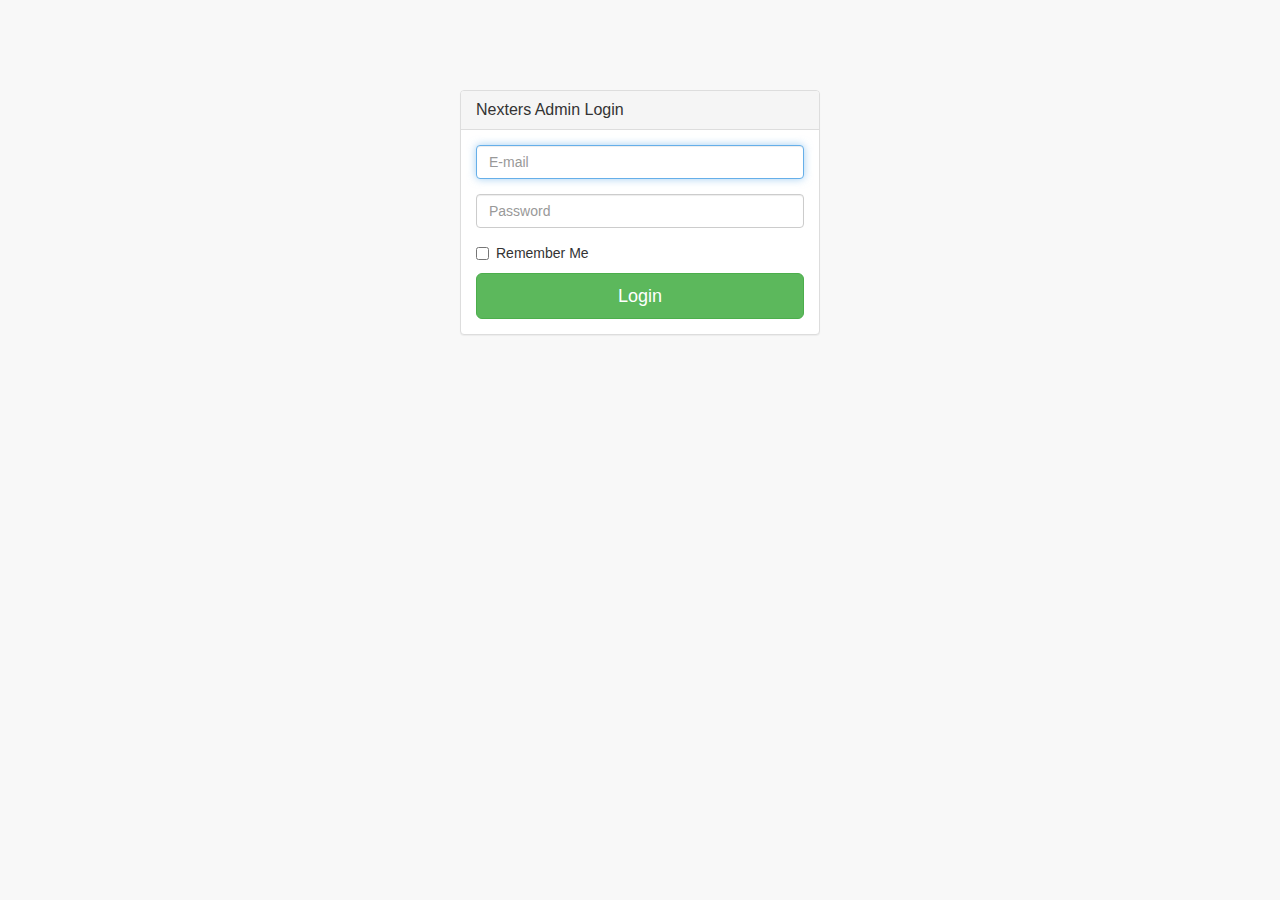
<file: admin/index.html>
<!DOCTYPE html>
<html lang="ko">

<head>

    <meta charset="utf-8">
    <meta http-equiv="X-UA-Compatible" content="IE=edge">
    <meta name="viewport" content="width=device-width, initial-scale=1">
    <meta name="description" content="">
    <meta name="author" content="">

    <title>Nexters - Admin</title>

    <!-- Bootstrap Core CSS -->
    <link href="./vendor/bootstrap/css/bootstrap.min.css" rel="stylesheet">

    <!-- MetisMenu CSS -->
    <link href="./vendor/metisMenu/metisMenu.min.css" rel="stylesheet">

    <!-- Custom CSS -->
    <link href="./dist/css/sb-admin-2.css" rel="stylesheet">

    <!-- Custom Fonts -->
    <link href="./vendor/font-awesome/css/font-awesome.min.css" rel="stylesheet" type="text/css">

    <!-- HTML5 Shim and Respond.js IE8 support of HTML5 elements and media queries -->
    <!-- WARNING: Respond.js doesn't work if you view the page via file:// -->
    <!--[if lt IE 9]>
        <script src="https://oss.maxcdn.com/libs/html5shiv/3.7.0/html5shiv.js"></script>
        <script src="https://oss.maxcdn.com/libs/respond.js/1.4.2/respond.min.js"></script>
    <![endif]-->

</head>

<body>

    <div class="container">
        <div class="row">
            <div class="col-md-4 col-md-offset-4">
                <div class="login-panel panel panel-default">
                    <div class="panel-heading">
                        <h3 class="panel-title">Nexters Admin Login</h3>
                    </div>
                    <div class="panel-body">
                        <form role="form">
                            <fieldset>
                                <div class="form-group">
                                    <input class="form-control" placeholder="E-mail" name="email" type="email" autofocus>
                                </div>
                                <div class="form-group">
                                    <input class="form-control" placeholder="Password" name="password" type="password" value="">
                                </div>
                                <div class="checkbox">
                                    <label>
                                        <input name="remember" type="checkbox" value="Remember Me">Remember Me
                                    </label>
                                </div>
                                <!-- Change this to a button or input when using this as a form -->
                                <a href="index.html" class="btn btn-lg btn-success btn-block">Login</a>
                            </fieldset>
                        </form>
                    </div>
                </div>
            </div>
        </div>
    </div>

    <!-- jQuery -->
    <script src="./vendor/jquery/jquery.min.js"></script>

    <!-- Bootstrap Core JavaScript -->
    <script src="./vendor/bootstrap/js/bootstrap.min.js"></script>

    <!-- Metis Menu Plugin JavaScript -->
    <script src="./vendor/metisMenu/metisMenu.min.js"></script>

    <!-- Custom Theme JavaScript -->
    <script src="./dist/js/sb-admin-2.js"></script>

</body>

</html>
</file>
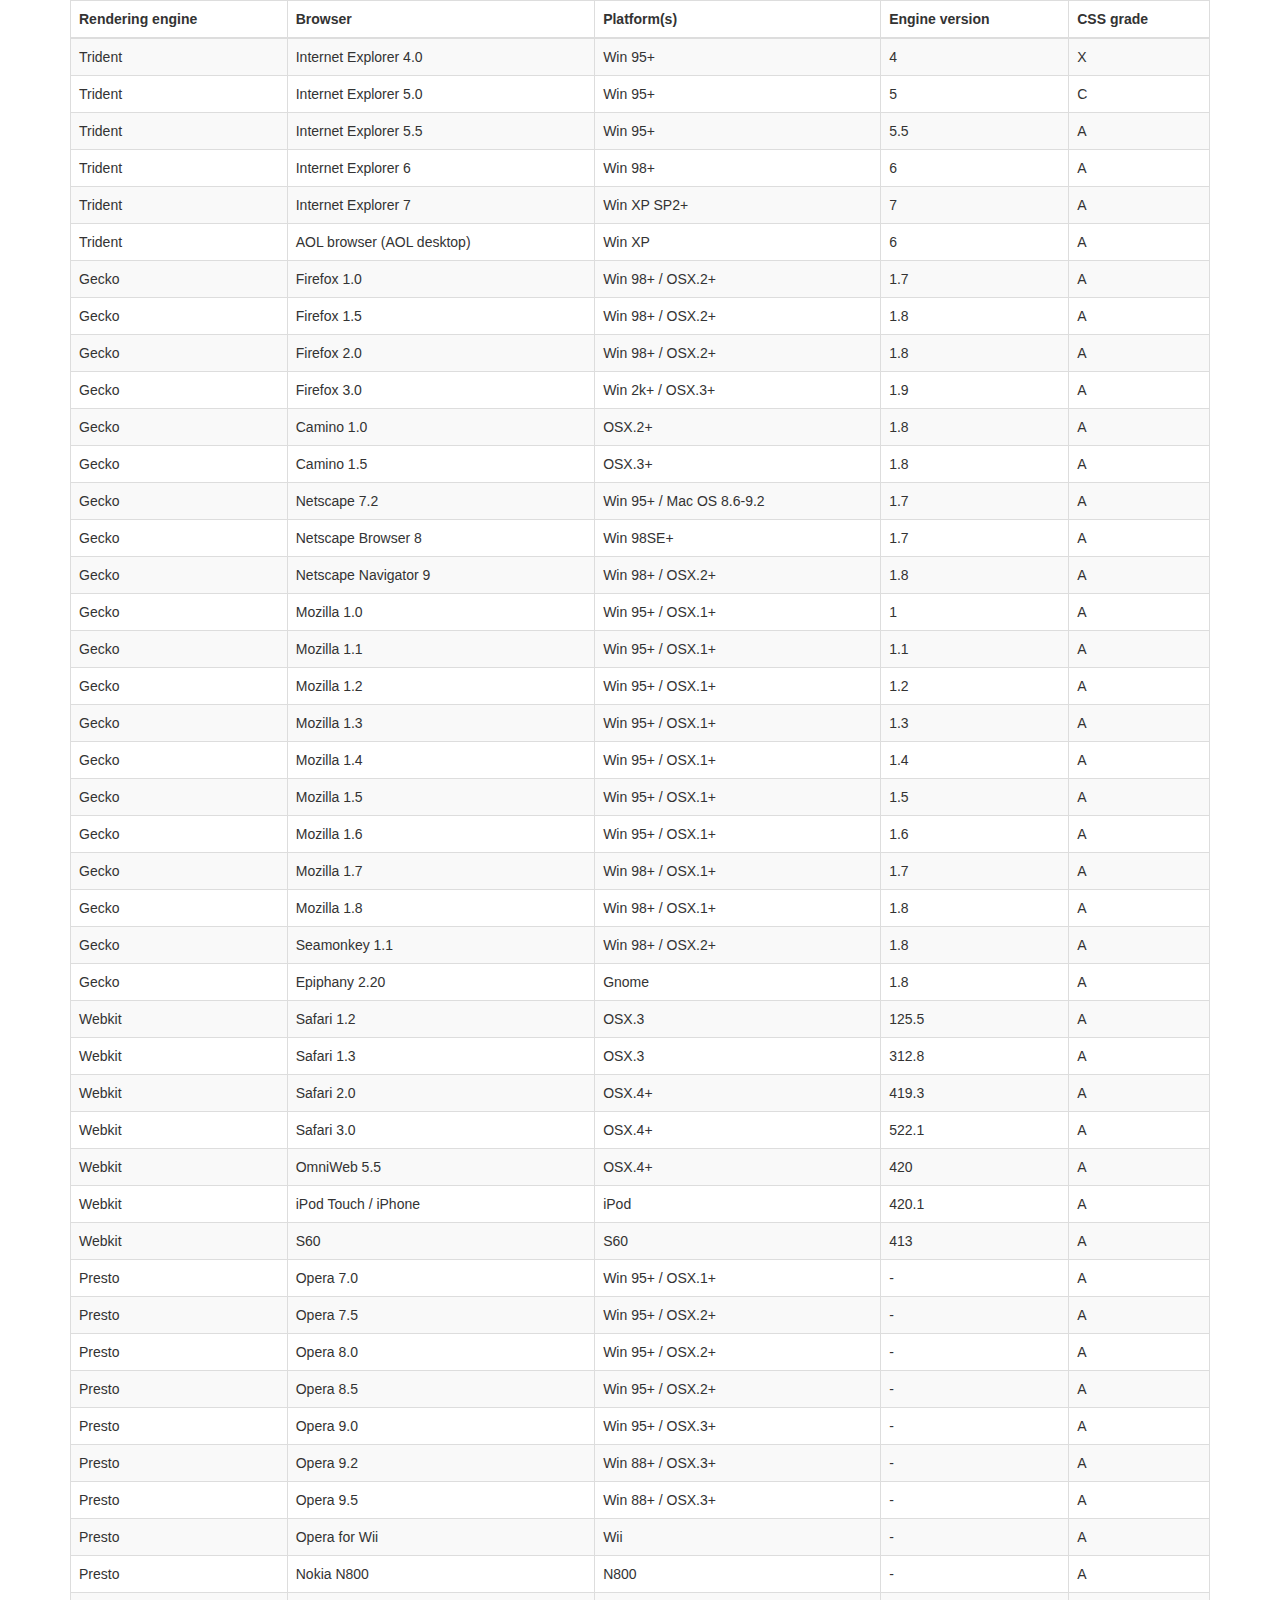
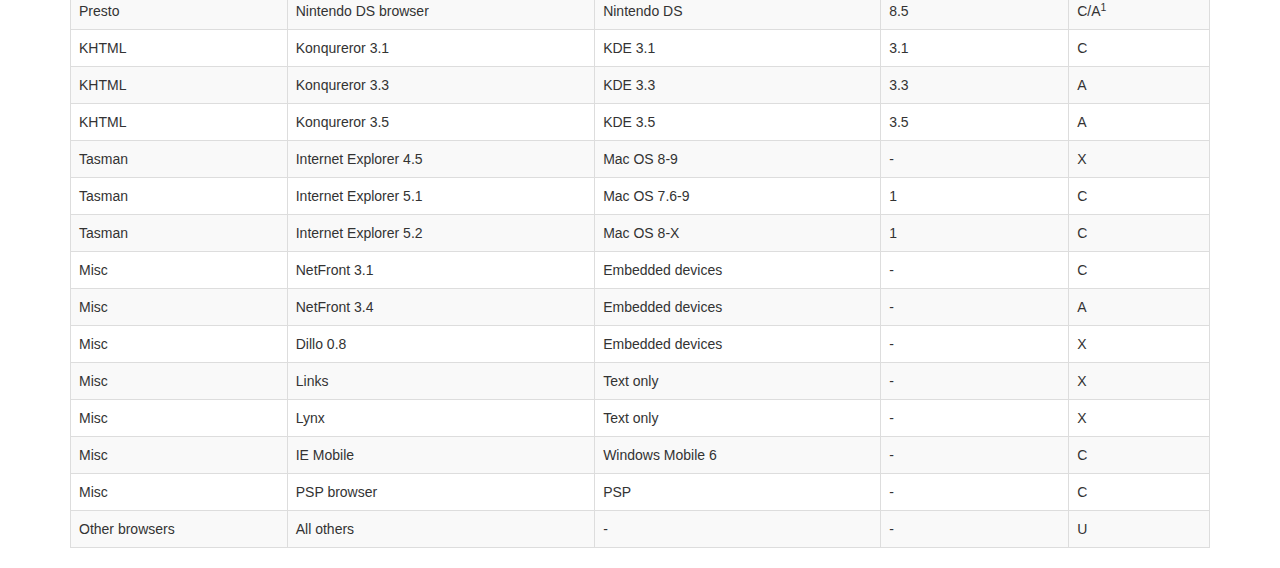
<file: admin/vendor/datatables-plugins/index.html>
<!DOCTYPE HTML PUBLIC "-//W3C//DTD HTML 4.01//EN" "http://www.w3.org/TR/html4/strict.dtd">
<html>
	<head>
		<meta http-equiv="content-type" content="text/html; charset=utf-8" />
		
		<title>DataTables Bootstrap 3 example</title>

		<link rel="stylesheet" type="text/css" href="//maxcdn.bootstrapcdn.com/bootstrap/3.3.0/css/bootstrap.min.css">
		<link rel="stylesheet" type="text/css" href="dataTables.bootstrap.css">

		<script type="text/javascript" language="javascript" src="//code.jquery.com/jquery-1.11.1.min.js"></script>
		<script type="text/javascript" language="javascript" src="//cdn.datatables.net/1.10.3/js/jquery.dataTables.min.js"></script>
		<script type="text/javascript" language="javascript" src="dataTables.bootstrap.js"></script>
		<script type="text/javascript" charset="utf-8">
			$(document).ready(function() {
				$('#example').dataTable();
			} );
		</script>
	</head>
	<body>
		<div class="container">
			
<table cellpadding="0" cellspacing="0" border="0" class="table table-striped table-bordered" id="example">
	<thead>
		<tr>
			<th>Rendering engine</th>
			<th>Browser</th>
			<th>Platform(s)</th>
			<th>Engine version</th>
			<th>CSS grade</th>
		</tr>
	</thead>
	<tbody>
		<tr class="odd gradeX">
			<td>Trident</td>
			<td>Internet
				 Explorer 4.0</td>
			<td>Win 95+</td>
			<td class="center"> 4</td>
			<td class="center">X</td>
		</tr>
		<tr class="even gradeC">
			<td>Trident</td>
			<td>Internet
				 Explorer 5.0</td>
			<td>Win 95+</td>
			<td class="center">5</td>
			<td class="center">C</td>
		</tr>
		<tr class="odd gradeA">
			<td>Trident</td>
			<td>Internet
				 Explorer 5.5</td>
			<td>Win 95+</td>
			<td class="center">5.5</td>
			<td class="center">A</td>
		</tr>
		<tr class="even gradeA">
			<td>Trident</td>
			<td>Internet
				 Explorer 6</td>
			<td>Win 98+</td>
			<td class="center">6</td>
			<td class="center">A</td>
		</tr>
		<tr class="odd gradeA">
			<td>Trident</td>
			<td>Internet Explorer 7</td>
			<td>Win XP SP2+</td>
			<td class="center">7</td>
			<td class="center">A</td>
		</tr>
		<tr class="even gradeA">
			<td>Trident</td>
			<td>AOL browser (AOL desktop)</td>
			<td>Win XP</td>
			<td class="center">6</td>
			<td class="center">A</td>
		</tr>
		<tr class="gradeA">
			<td>Gecko</td>
			<td>Firefox 1.0</td>
			<td>Win 98+ / OSX.2+</td>
			<td class="center">1.7</td>
			<td class="center">A</td>
		</tr>
		<tr class="gradeA">
			<td>Gecko</td>
			<td>Firefox 1.5</td>
			<td>Win 98+ / OSX.2+</td>
			<td class="center">1.8</td>
			<td class="center">A</td>
		</tr>
		<tr class="gradeA">
			<td>Gecko</td>
			<td>Firefox 2.0</td>
			<td>Win 98+ / OSX.2+</td>
			<td class="center">1.8</td>
			<td class="center">A</td>
		</tr>
		<tr class="gradeA">
			<td>Gecko</td>
			<td>Firefox 3.0</td>
			<td>Win 2k+ / OSX.3+</td>
			<td class="center">1.9</td>
			<td class="center">A</td>
		</tr>
		<tr class="gradeA">
			<td>Gecko</td>
			<td>Camino 1.0</td>
			<td>OSX.2+</td>
			<td class="center">1.8</td>
			<td class="center">A</td>
		</tr>
		<tr class="gradeA">
			<td>Gecko</td>
			<td>Camino 1.5</td>
			<td>OSX.3+</td>
			<td class="center">1.8</td>
			<td class="center">A</td>
		</tr>
		<tr class="gradeA">
			<td>Gecko</td>
			<td>Netscape 7.2</td>
			<td>Win 95+ / Mac OS 8.6-9.2</td>
			<td class="center">1.7</td>
			<td class="center">A</td>
		</tr>
		<tr class="gradeA">
			<td>Gecko</td>
			<td>Netscape Browser 8</td>
			<td>Win 98SE+</td>
			<td class="center">1.7</td>
			<td class="center">A</td>
		</tr>
		<tr class="gradeA">
			<td>Gecko</td>
			<td>Netscape Navigator 9</td>
			<td>Win 98+ / OSX.2+</td>
			<td class="center">1.8</td>
			<td class="center">A</td>
		</tr>
		<tr class="gradeA">
			<td>Gecko</td>
			<td>Mozilla 1.0</td>
			<td>Win 95+ / OSX.1+</td>
			<td class="center">1</td>
			<td class="center">A</td>
		</tr>
		<tr class="gradeA">
			<td>Gecko</td>
			<td>Mozilla 1.1</td>
			<td>Win 95+ / OSX.1+</td>
			<td class="center">1.1</td>
			<td class="center">A</td>
		</tr>
		<tr class="gradeA">
			<td>Gecko</td>
			<td>Mozilla 1.2</td>
			<td>Win 95+ / OSX.1+</td>
			<td class="center">1.2</td>
			<td class="center">A</td>
		</tr>
		<tr class="gradeA">
			<td>Gecko</td>
			<td>Mozilla 1.3</td>
			<td>Win 95+ / OSX.1+</td>
			<td class="center">1.3</td>
			<td class="center">A</td>
		</tr>
		<tr class="gradeA">
			<td>Gecko</td>
			<td>Mozilla 1.4</td>
			<td>Win 95+ / OSX.1+</td>
			<td class="center">1.4</td>
			<td class="center">A</td>
		</tr>
		<tr class="gradeA">
			<td>Gecko</td>
			<td>Mozilla 1.5</td>
			<td>Win 95+ / OSX.1+</td>
			<td class="center">1.5</td>
			<td class="center">A</td>
		</tr>
		<tr class="gradeA">
			<td>Gecko</td>
			<td>Mozilla 1.6</td>
			<td>Win 95+ / OSX.1+</td>
			<td class="center">1.6</td>
			<td class="center">A</td>
		</tr>
		<tr class="gradeA">
			<td>Gecko</td>
			<td>Mozilla 1.7</td>
			<td>Win 98+ / OSX.1+</td>
			<td class="center">1.7</td>
			<td class="center">A</td>
		</tr>
		<tr class="gradeA">
			<td>Gecko</td>
			<td>Mozilla 1.8</td>
			<td>Win 98+ / OSX.1+</td>
			<td class="center">1.8</td>
			<td class="center">A</td>
		</tr>
		<tr class="gradeA">
			<td>Gecko</td>
			<td>Seamonkey 1.1</td>
			<td>Win 98+ / OSX.2+</td>
			<td class="center">1.8</td>
			<td class="center">A</td>
		</tr>
		<tr class="gradeA">
			<td>Gecko</td>
			<td>Epiphany 2.20</td>
			<td>Gnome</td>
			<td class="center">1.8</td>
			<td class="center">A</td>
		</tr>
		<tr class="gradeA">
			<td>Webkit</td>
			<td>Safari 1.2</td>
			<td>OSX.3</td>
			<td class="center">125.5</td>
			<td class="center">A</td>
		</tr>
		<tr class="gradeA">
			<td>Webkit</td>
			<td>Safari 1.3</td>
			<td>OSX.3</td>
			<td class="center">312.8</td>
			<td class="center">A</td>
		</tr>
		<tr class="gradeA">
			<td>Webkit</td>
			<td>Safari 2.0</td>
			<td>OSX.4+</td>
			<td class="center">419.3</td>
			<td class="center">A</td>
		</tr>
		<tr class="gradeA">
			<td>Webkit</td>
			<td>Safari 3.0</td>
			<td>OSX.4+</td>
			<td class="center">522.1</td>
			<td class="center">A</td>
		</tr>
		<tr class="gradeA">
			<td>Webkit</td>
			<td>OmniWeb 5.5</td>
			<td>OSX.4+</td>
			<td class="center">420</td>
			<td class="center">A</td>
		</tr>
		<tr class="gradeA">
			<td>Webkit</td>
			<td>iPod Touch / iPhone</td>
			<td>iPod</td>
			<td class="center">420.1</td>
			<td class="center">A</td>
		</tr>
		<tr class="gradeA">
			<td>Webkit</td>
			<td>S60</td>
			<td>S60</td>
			<td class="center">413</td>
			<td class="center">A</td>
		</tr>
		<tr class="gradeA">
			<td>Presto</td>
			<td>Opera 7.0</td>
			<td>Win 95+ / OSX.1+</td>
			<td class="center">-</td>
			<td class="center">A</td>
		</tr>
		<tr class="gradeA">
			<td>Presto</td>
			<td>Opera 7.5</td>
			<td>Win 95+ / OSX.2+</td>
			<td class="center">-</td>
			<td class="center">A</td>
		</tr>
		<tr class="gradeA">
			<td>Presto</td>
			<td>Opera 8.0</td>
			<td>Win 95+ / OSX.2+</td>
			<td class="center">-</td>
			<td class="center">A</td>
		</tr>
		<tr class="gradeA">
			<td>Presto</td>
			<td>Opera 8.5</td>
			<td>Win 95+ / OSX.2+</td>
			<td class="center">-</td>
			<td class="center">A</td>
		</tr>
		<tr class="gradeA">
			<td>Presto</td>
			<td>Opera 9.0</td>
			<td>Win 95+ / OSX.3+</td>
			<td class="center">-</td>
			<td class="center">A</td>
		</tr>
		<tr class="gradeA">
			<td>Presto</td>
			<td>Opera 9.2</td>
			<td>Win 88+ / OSX.3+</td>
			<td class="center">-</td>
			<td class="center">A</td>
		</tr>
		<tr class="gradeA">
			<td>Presto</td>
			<td>Opera 9.5</td>
			<td>Win 88+ / OSX.3+</td>
			<td class="center">-</td>
			<td class="center">A</td>
		</tr>
		<tr class="gradeA">
			<td>Presto</td>
			<td>Opera for Wii</td>
			<td>Wii</td>
			<td class="center">-</td>
			<td class="center">A</td>
		</tr>
		<tr class="gradeA">
			<td>Presto</td>
			<td>Nokia N800</td>
			<td>N800</td>
			<td class="center">-</td>
			<td class="center">A</td>
		</tr>
		<tr class="gradeA">
			<td>Presto</td>
			<td>Nintendo DS browser</td>
			<td>Nintendo DS</td>
			<td class="center">8.5</td>
			<td class="center">C/A<sup>1</sup></td>
		</tr>
		<tr class="gradeC">
			<td>KHTML</td>
			<td>Konqureror 3.1</td>
			<td>KDE 3.1</td>
			<td class="center">3.1</td>
			<td class="center">C</td>
		</tr>
		<tr class="gradeA">
			<td>KHTML</td>
			<td>Konqureror 3.3</td>
			<td>KDE 3.3</td>
			<td class="center">3.3</td>
			<td class="center">A</td>
		</tr>
		<tr class="gradeA">
			<td>KHTML</td>
			<td>Konqureror 3.5</td>
			<td>KDE 3.5</td>
			<td class="center">3.5</td>
			<td class="center">A</td>
		</tr>
		<tr class="gradeX">
			<td>Tasman</td>
			<td>Internet Explorer 4.5</td>
			<td>Mac OS 8-9</td>
			<td class="center">-</td>
			<td class="center">X</td>
		</tr>
		<tr class="gradeC">
			<td>Tasman</td>
			<td>Internet Explorer 5.1</td>
			<td>Mac OS 7.6-9</td>
			<td class="center">1</td>
			<td class="center">C</td>
		</tr>
		<tr class="gradeC">
			<td>Tasman</td>
			<td>Internet Explorer 5.2</td>
			<td>Mac OS 8-X</td>
			<td class="center">1</td>
			<td class="center">C</td>
		</tr>
		<tr class="gradeA">
			<td>Misc</td>
			<td>NetFront 3.1</td>
			<td>Embedded devices</td>
			<td class="center">-</td>
			<td class="center">C</td>
		</tr>
		<tr class="gradeA">
			<td>Misc</td>
			<td>NetFront 3.4</td>
			<td>Embedded devices</td>
			<td class="center">-</td>
			<td class="center">A</td>
		</tr>
		<tr class="gradeX">
			<td>Misc</td>
			<td>Dillo 0.8</td>
			<td>Embedded devices</td>
			<td class="center">-</td>
			<td class="center">X</td>
		</tr>
		<tr class="gradeX">
			<td>Misc</td>
			<td>Links</td>
			<td>Text only</td>
			<td class="center">-</td>
			<td class="center">X</td>
		</tr>
		<tr class="gradeX">
			<td>Misc</td>
			<td>Lynx</td>
			<td>Text only</td>
			<td class="center">-</td>
			<td class="center">X</td>
		</tr>
		<tr class="gradeC">
			<td>Misc</td>
			<td>IE Mobile</td>
			<td>Windows Mobile 6</td>
			<td class="center">-</td>
			<td class="center">C</td>
		</tr>
		<tr class="gradeC">
			<td>Misc</td>
			<td>PSP browser</td>
			<td>PSP</td>
			<td class="center">-</td>
			<td class="center">C</td>
		</tr>
		<tr class="gradeU">
			<td>Other browsers</td>
			<td>All others</td>
			<td>-</td>
			<td class="center">-</td>
			<td class="center">U</td>
		</tr>
	</tbody>
</table>
			
		</div>
	</body>
</html>
</file>
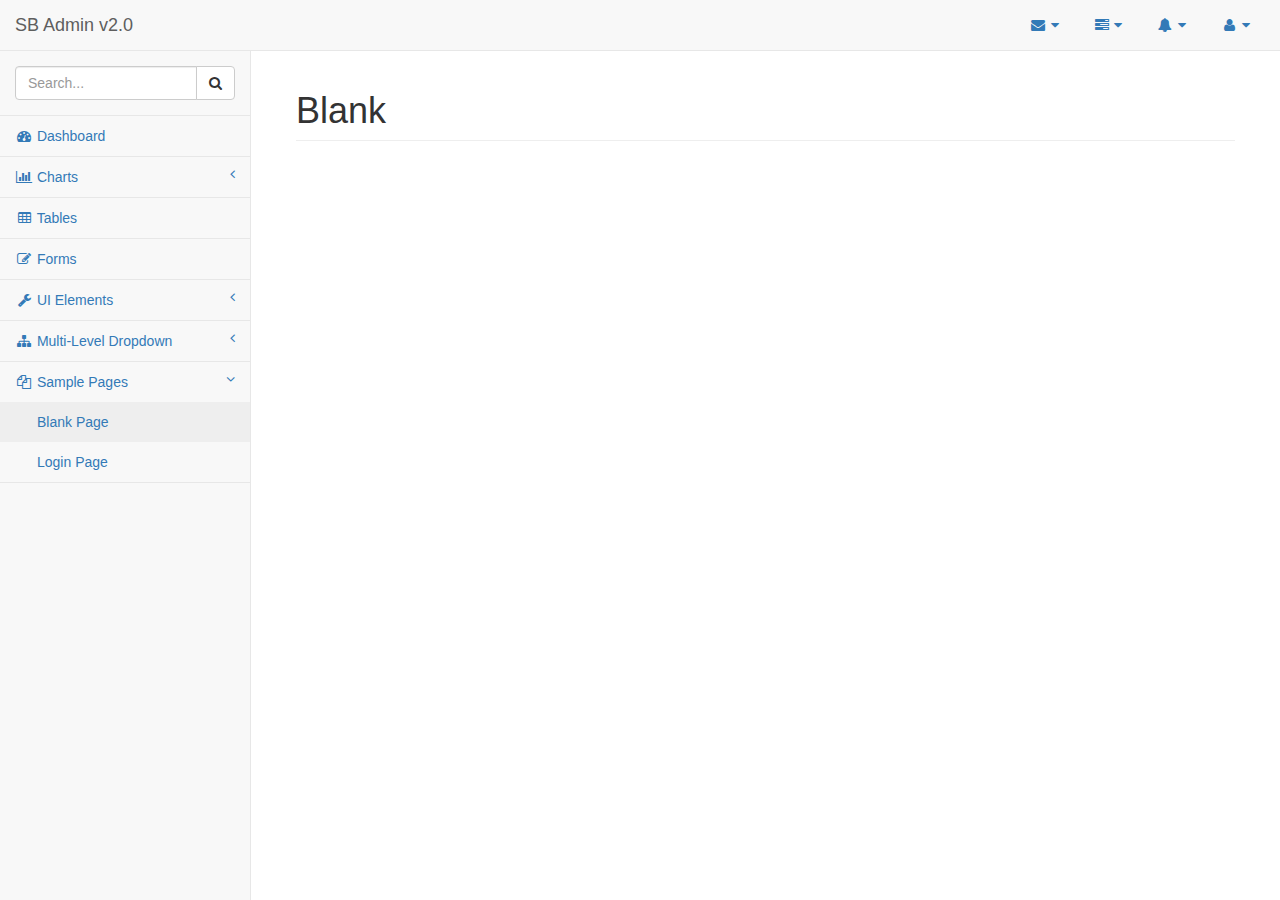
<file: admin/pages/blank.html>
<!DOCTYPE html>
<html lang="en">

<head>

    <meta charset="utf-8">
    <meta http-equiv="X-UA-Compatible" content="IE=edge">
    <meta name="viewport" content="width=device-width, initial-scale=1">
    <meta name="description" content="">
    <meta name="author" content="">

    <title>SB Admin 2 - Bootstrap Admin Theme</title>

    <!-- Bootstrap Core CSS -->
    <link href="../vendor/bootstrap/css/bootstrap.min.css" rel="stylesheet">

    <!-- MetisMenu CSS -->
    <link href="../vendor/metisMenu/metisMenu.min.css" rel="stylesheet">

    <!-- Custom CSS -->
    <link href="../dist/css/sb-admin-2.css" rel="stylesheet">

    <!-- Custom Fonts -->
    <link href="../vendor/font-awesome/css/font-awesome.min.css" rel="stylesheet" type="text/css">

    <!-- HTML5 Shim and Respond.js IE8 support of HTML5 elements and media queries -->
    <!-- WARNING: Respond.js doesn't work if you view the page via file:// -->
    <!--[if lt IE 9]>
        <script src="https://oss.maxcdn.com/libs/html5shiv/3.7.0/html5shiv.js"></script>
        <script src="https://oss.maxcdn.com/libs/respond.js/1.4.2/respond.min.js"></script>
    <![endif]-->

</head>

<body>

    <div id="wrapper">

        <!-- Navigation -->
        <nav class="navbar navbar-default navbar-static-top" role="navigation" style="margin-bottom: 0">
            <div class="navbar-header">
                <button type="button" class="navbar-toggle" data-toggle="collapse" data-target=".navbar-collapse">
                    <span class="sr-only">Toggle navigation</span>
                    <span class="icon-bar"></span>
                    <span class="icon-bar"></span>
                    <span class="icon-bar"></span>
                </button>
                <a class="navbar-brand" href="index.html">SB Admin v2.0</a>
            </div>
            <!-- /.navbar-header -->

            <ul class="nav navbar-top-links navbar-right">
                <li class="dropdown">
                    <a class="dropdown-toggle" data-toggle="dropdown" href="#">
                        <i class="fa fa-envelope fa-fw"></i> <i class="fa fa-caret-down"></i>
                    </a>
                    <ul class="dropdown-menu dropdown-messages">
                        <li>
                            <a href="#">
                                <div>
                                    <strong>John Smith</strong>
                                    <span class="pull-right text-muted">
                                        <em>Yesterday</em>
                                    </span>
                                </div>
                                <div>Lorem ipsum dolor sit amet, consectetur adipiscing elit. Pellentesque eleifend...</div>
                            </a>
                        </li>
                        <li class="divider"></li>
                        <li>
                            <a href="#">
                                <div>
                                    <strong>John Smith</strong>
                                    <span class="pull-right text-muted">
                                        <em>Yesterday</em>
                                    </span>
                                </div>
                                <div>Lorem ipsum dolor sit amet, consectetur adipiscing elit. Pellentesque eleifend...</div>
                            </a>
                        </li>
                        <li class="divider"></li>
                        <li>
                            <a href="#">
                                <div>
                                    <strong>John Smith</strong>
                                    <span class="pull-right text-muted">
                                        <em>Yesterday</em>
                                    </span>
                                </div>
                                <div>Lorem ipsum dolor sit amet, consectetur adipiscing elit. Pellentesque eleifend...</div>
                            </a>
                        </li>
                        <li class="divider"></li>
                        <li>
                            <a class="text-center" href="#">
                                <strong>Read All Messages</strong>
                                <i class="fa fa-angle-right"></i>
                            </a>
                        </li>
                    </ul>
                    <!-- /.dropdown-messages -->
                </li>
                <!-- /.dropdown -->
                <li class="dropdown">
                    <a class="dropdown-toggle" data-toggle="dropdown" href="#">
                        <i class="fa fa-tasks fa-fw"></i> <i class="fa fa-caret-down"></i>
                    </a>
                    <ul class="dropdown-menu dropdown-tasks">
                        <li>
                            <a href="#">
                                <div>
                                    <p>
                                        <strong>Task 1</strong>
                                        <span class="pull-right text-muted">40% Complete</span>
                                    </p>
                                    <div class="progress progress-striped active">
                                        <div class="progress-bar progress-bar-success" role="progressbar" aria-valuenow="40" aria-valuemin="0" aria-valuemax="100" style="width: 40%">
                                            <span class="sr-only">40% Complete (success)</span>
                                        </div>
                                    </div>
                                </div>
                            </a>
                        </li>
                        <li class="divider"></li>
                        <li>
                            <a href="#">
                                <div>
                                    <p>
                                        <strong>Task 2</strong>
                                        <span class="pull-right text-muted">20% Complete</span>
                                    </p>
                                    <div class="progress progress-striped active">
                                        <div class="progress-bar progress-bar-info" role="progressbar" aria-valuenow="20" aria-valuemin="0" aria-valuemax="100" style="width: 20%">
                                            <span class="sr-only">20% Complete</span>
                                        </div>
                                    </div>
                                </div>
                            </a>
                        </li>
                        <li class="divider"></li>
                        <li>
                            <a href="#">
                                <div>
                                    <p>
                                        <strong>Task 3</strong>
                                        <span class="pull-right text-muted">60% Complete</span>
                                    </p>
                                    <div class="progress progress-striped active">
                                        <div class="progress-bar progress-bar-warning" role="progressbar" aria-valuenow="60" aria-valuemin="0" aria-valuemax="100" style="width: 60%">
                                            <span class="sr-only">60% Complete (warning)</span>
                                        </div>
                                    </div>
                                </div>
                            </a>
                        </li>
                        <li class="divider"></li>
                        <li>
                            <a href="#">
                                <div>
                                    <p>
                                        <strong>Task 4</strong>
                                        <span class="pull-right text-muted">80% Complete</span>
                                    </p>
                                    <div class="progress progress-striped active">
                                        <div class="progress-bar progress-bar-danger" role="progressbar" aria-valuenow="80" aria-valuemin="0" aria-valuemax="100" style="width: 80%">
                                            <span class="sr-only">80% Complete (danger)</span>
                                        </div>
                                    </div>
                                </div>
                            </a>
                        </li>
                        <li class="divider"></li>
                        <li>
                            <a class="text-center" href="#">
                                <strong>See All Tasks</strong>
                                <i class="fa fa-angle-right"></i>
                            </a>
                        </li>
                    </ul>
                    <!-- /.dropdown-tasks -->
                </li>
                <!-- /.dropdown -->
                <li class="dropdown">
                    <a class="dropdown-toggle" data-toggle="dropdown" href="#">
                        <i class="fa fa-bell fa-fw"></i> <i class="fa fa-caret-down"></i>
                    </a>
                    <ul class="dropdown-menu dropdown-alerts">
                        <li>
                            <a href="#">
                                <div>
                                    <i class="fa fa-comment fa-fw"></i> New Comment
                                    <span class="pull-right text-muted small">4 minutes ago</span>
                                </div>
                            </a>
                        </li>
                        <li class="divider"></li>
                        <li>
                            <a href="#">
                                <div>
                                    <i class="fa fa-twitter fa-fw"></i> 3 New Followers
                                    <span class="pull-right text-muted small">12 minutes ago</span>
                                </div>
                            </a>
                        </li>
                        <li class="divider"></li>
                        <li>
                            <a href="#">
                                <div>
                                    <i class="fa fa-envelope fa-fw"></i> Message Sent
                                    <span class="pull-right text-muted small">4 minutes ago</span>
                                </div>
                            </a>
                        </li>
                        <li class="divider"></li>
                        <li>
                            <a href="#">
                                <div>
                                    <i class="fa fa-tasks fa-fw"></i> New Task
                                    <span class="pull-right text-muted small">4 minutes ago</span>
                                </div>
                            </a>
                        </li>
                        <li class="divider"></li>
                        <li>
                            <a href="#">
                                <div>
                                    <i class="fa fa-upload fa-fw"></i> Server Rebooted
                                    <span class="pull-right text-muted small">4 minutes ago</span>
                                </div>
                            </a>
                        </li>
                        <li class="divider"></li>
                        <li>
                            <a class="text-center" href="#">
                                <strong>See All Alerts</strong>
                                <i class="fa fa-angle-right"></i>
                            </a>
                        </li>
                    </ul>
                    <!-- /.dropdown-alerts -->
                </li>
                <!-- /.dropdown -->
                <li class="dropdown">
                    <a class="dropdown-toggle" data-toggle="dropdown" href="#">
                        <i class="fa fa-user fa-fw"></i> <i class="fa fa-caret-down"></i>
                    </a>
                    <ul class="dropdown-menu dropdown-user">
                        <li><a href="#"><i class="fa fa-user fa-fw"></i> User Profile</a>
                        </li>
                        <li><a href="#"><i class="fa fa-gear fa-fw"></i> Settings</a>
                        </li>
                        <li class="divider"></li>
                        <li><a href="login.html"><i class="fa fa-sign-out fa-fw"></i> Logout</a>
                        </li>
                    </ul>
                    <!-- /.dropdown-user -->
                </li>
                <!-- /.dropdown -->
            </ul>
            <!-- /.navbar-top-links -->

            <div class="navbar-default sidebar" role="navigation">
                <div class="sidebar-nav navbar-collapse">
                    <ul class="nav" id="side-menu">
                        <li class="sidebar-search">
                            <div class="input-group custom-search-form">
                                <input type="text" class="form-control" placeholder="Search...">
                                <span class="input-group-btn">
                                    <button class="btn btn-default" type="button">
                                        <i class="fa fa-search"></i>
                                    </button>
                                </span>
                            </div>
                            <!-- /input-group -->
                        </li>
                        <li>
                            <a href="index.html"><i class="fa fa-dashboard fa-fw"></i> Dashboard</a>
                        </li>
                        <li>
                            <a href="#"><i class="fa fa-bar-chart-o fa-fw"></i> Charts<span class="fa arrow"></span></a>
                            <ul class="nav nav-second-level">
                                <li>
                                    <a href="flot.html">Flot Charts</a>
                                </li>
                                <li>
                                    <a href="morris.html">Morris.js Charts</a>
                                </li>
                            </ul>
                            <!-- /.nav-second-level -->
                        </li>
                        <li>
                            <a href="tables.html"><i class="fa fa-table fa-fw"></i> Tables</a>
                        </li>
                        <li>
                            <a href="forms.html"><i class="fa fa-edit fa-fw"></i> Forms</a>
                        </li>
                        <li>
                            <a href="#"><i class="fa fa-wrench fa-fw"></i> UI Elements<span class="fa arrow"></span></a>
                            <ul class="nav nav-second-level">
                                <li>
                                    <a href="panels-wells.html">Panels and Wells</a>
                                </li>
                                <li>
                                    <a href="buttons.html">Buttons</a>
                                </li>
                                <li>
                                    <a href="notifications.html">Notifications</a>
                                </li>
                                <li>
                                    <a href="typography.html">Typography</a>
                                </li>
                                <li>
                                    <a href="icons.html"> Icons</a>
                                </li>
                                <li>
                                    <a href="grid.html">Grid</a>
                                </li>
                            </ul>
                            <!-- /.nav-second-level -->
                        </li>
                        <li>
                            <a href="#"><i class="fa fa-sitemap fa-fw"></i> Multi-Level Dropdown<span class="fa arrow"></span></a>
                            <ul class="nav nav-second-level">
                                <li>
                                    <a href="#">Second Level Item</a>
                                </li>
                                <li>
                                    <a href="#">Second Level Item</a>
                                </li>
                                <li>
                                    <a href="#">Third Level <span class="fa arrow"></span></a>
                                    <ul class="nav nav-third-level">
                                        <li>
                                            <a href="#">Third Level Item</a>
                                        </li>
                                        <li>
                                            <a href="#">Third Level Item</a>
                                        </li>
                                        <li>
                                            <a href="#">Third Level Item</a>
                                        </li>
                                        <li>
                                            <a href="#">Third Level Item</a>
                                        </li>
                                    </ul>
                                    <!-- /.nav-third-level -->
                                </li>
                            </ul>
                            <!-- /.nav-second-level -->
                        </li>
                        <li class="active">
                            <a href="#"><i class="fa fa-files-o fa-fw"></i> Sample Pages<span class="fa arrow"></span></a>
                            <ul class="nav nav-second-level">
                                <li>
                                    <a class="active" href="blank.html">Blank Page</a>
                                </li>
                                <li>
                                    <a href="login.html">Login Page</a>
                                </li>
                            </ul>
                            <!-- /.nav-second-level -->
                        </li>
                    </ul>
                </div>
                <!-- /.sidebar-collapse -->
            </div>
            <!-- /.navbar-static-side -->
        </nav>

        <!-- Page Content -->
        <div id="page-wrapper">
            <div class="container-fluid">
                <div class="row">
                    <div class="col-lg-12">
                        <h1 class="page-header">Blank</h1>
                    </div>
                    <!-- /.col-lg-12 -->
                </div>
                <!-- /.row -->
            </div>
            <!-- /.container-fluid -->
        </div>
        <!-- /#page-wrapper -->

    </div>
    <!-- /#wrapper -->

    <!-- jQuery -->
    <script src="../vendor/jquery/jquery.min.js"></script>

    <!-- Bootstrap Core JavaScript -->
    <script src="../vendor/bootstrap/js/bootstrap.min.js"></script>

    <!-- Metis Menu Plugin JavaScript -->
    <script src="../vendor/metisMenu/metisMenu.min.js"></script>

    <!-- Custom Theme JavaScript -->
    <script src="../dist/js/sb-admin-2.js"></script>

</body>

</html>
</file>
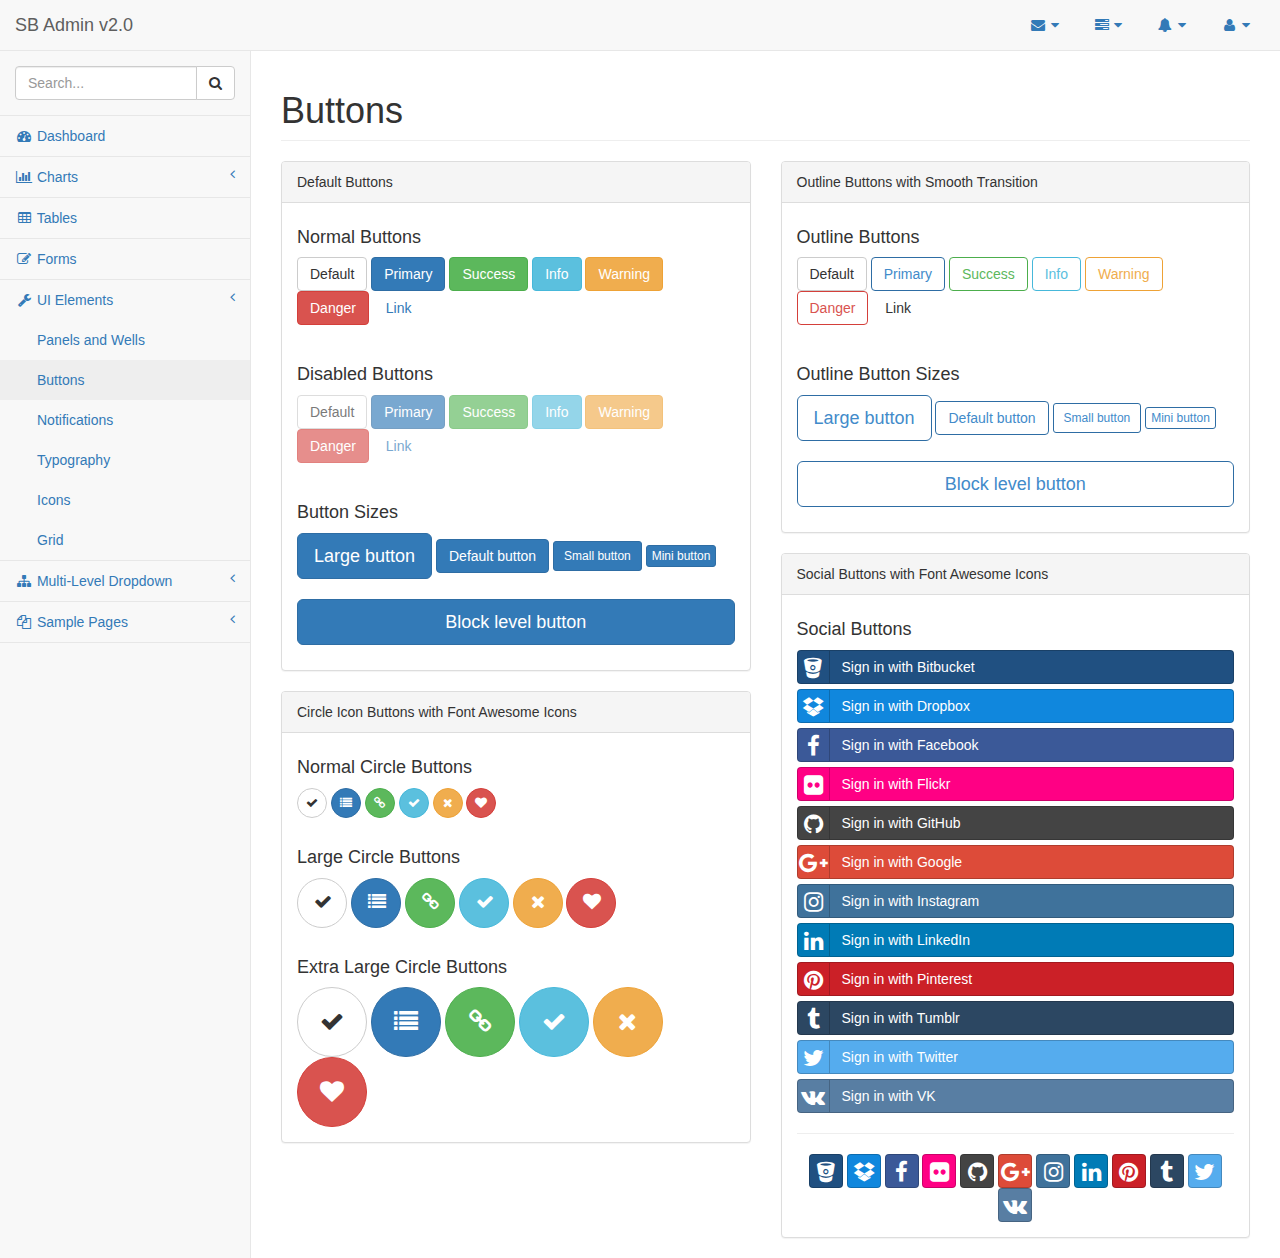
<file: admin/pages/buttons.html>
<!DOCTYPE html>
<html lang="en">

<head>

    <meta charset="utf-8">
    <meta http-equiv="X-UA-Compatible" content="IE=edge">
    <meta name="viewport" content="width=device-width, initial-scale=1">
    <meta name="description" content="">
    <meta name="author" content="">

    <title>SB Admin 2 - Bootstrap Admin Theme</title>

    <!-- Bootstrap Core CSS -->
    <link href="../vendor/bootstrap/css/bootstrap.min.css" rel="stylesheet">

    <!-- MetisMenu CSS -->
    <link href="../vendor/metisMenu/metisMenu.min.css" rel="stylesheet">

    <!-- Social Buttons CSS -->
    <link href="../vendor/bootstrap-social/bootstrap-social.css" rel="stylesheet">

    <!-- Custom CSS -->
    <link href="../dist/css/sb-admin-2.css" rel="stylesheet">

    <!-- Custom Fonts -->
    <link href="../vendor/font-awesome/css/font-awesome.min.css" rel="stylesheet" type="text/css">

    <!-- HTML5 Shim and Respond.js IE8 support of HTML5 elements and media queries -->
    <!-- WARNING: Respond.js doesn't work if you view the page via file:// -->
    <!--[if lt IE 9]>
        <script src="https://oss.maxcdn.com/libs/html5shiv/3.7.0/html5shiv.js"></script>
        <script src="https://oss.maxcdn.com/libs/respond.js/1.4.2/respond.min.js"></script>
    <![endif]-->

</head>

<body>

    <div id="wrapper">

        <!-- Navigation -->
        <nav class="navbar navbar-default navbar-static-top" role="navigation" style="margin-bottom: 0">
            <div class="navbar-header">
                <button type="button" class="navbar-toggle" data-toggle="collapse" data-target=".navbar-collapse">
                    <span class="sr-only">Toggle navigation</span>
                    <span class="icon-bar"></span>
                    <span class="icon-bar"></span>
                    <span class="icon-bar"></span>
                </button>
                <a class="navbar-brand" href="index.html">SB Admin v2.0</a>
            </div>
            <!-- /.navbar-header -->

            <ul class="nav navbar-top-links navbar-right">
                <li class="dropdown">
                    <a class="dropdown-toggle" data-toggle="dropdown" href="#">
                        <i class="fa fa-envelope fa-fw"></i> <i class="fa fa-caret-down"></i>
                    </a>
                    <ul class="dropdown-menu dropdown-messages">
                        <li>
                            <a href="#">
                                <div>
                                    <strong>John Smith</strong>
                                    <span class="pull-right text-muted">
                                        <em>Yesterday</em>
                                    </span>
                                </div>
                                <div>Lorem ipsum dolor sit amet, consectetur adipiscing elit. Pellentesque eleifend...</div>
                            </a>
                        </li>
                        <li class="divider"></li>
                        <li>
                            <a href="#">
                                <div>
                                    <strong>John Smith</strong>
                                    <span class="pull-right text-muted">
                                        <em>Yesterday</em>
                                    </span>
                                </div>
                                <div>Lorem ipsum dolor sit amet, consectetur adipiscing elit. Pellentesque eleifend...</div>
                            </a>
                        </li>
                        <li class="divider"></li>
                        <li>
                            <a href="#">
                                <div>
                                    <strong>John Smith</strong>
                                    <span class="pull-right text-muted">
                                        <em>Yesterday</em>
                                    </span>
                                </div>
                                <div>Lorem ipsum dolor sit amet, consectetur adipiscing elit. Pellentesque eleifend...</div>
                            </a>
                        </li>
                        <li class="divider"></li>
                        <li>
                            <a class="text-center" href="#">
                                <strong>Read All Messages</strong>
                                <i class="fa fa-angle-right"></i>
                            </a>
                        </li>
                    </ul>
                    <!-- /.dropdown-messages -->
                </li>
                <!-- /.dropdown -->
                <li class="dropdown">
                    <a class="dropdown-toggle" data-toggle="dropdown" href="#">
                        <i class="fa fa-tasks fa-fw"></i> <i class="fa fa-caret-down"></i>
                    </a>
                    <ul class="dropdown-menu dropdown-tasks">
                        <li>
                            <a href="#">
                                <div>
                                    <p>
                                        <strong>Task 1</strong>
                                        <span class="pull-right text-muted">40% Complete</span>
                                    </p>
                                    <div class="progress progress-striped active">
                                        <div class="progress-bar progress-bar-success" role="progressbar" aria-valuenow="40" aria-valuemin="0" aria-valuemax="100" style="width: 40%">
                                            <span class="sr-only">40% Complete (success)</span>
                                        </div>
                                    </div>
                                </div>
                            </a>
                        </li>
                        <li class="divider"></li>
                        <li>
                            <a href="#">
                                <div>
                                    <p>
                                        <strong>Task 2</strong>
                                        <span class="pull-right text-muted">20% Complete</span>
                                    </p>
                                    <div class="progress progress-striped active">
                                        <div class="progress-bar progress-bar-info" role="progressbar" aria-valuenow="20" aria-valuemin="0" aria-valuemax="100" style="width: 20%">
                                            <span class="sr-only">20% Complete</span>
                                        </div>
                                    </div>
                                </div>
                            </a>
                        </li>
                        <li class="divider"></li>
                        <li>
                            <a href="#">
                                <div>
                                    <p>
                                        <strong>Task 3</strong>
                                        <span class="pull-right text-muted">60% Complete</span>
                                    </p>
                                    <div class="progress progress-striped active">
                                        <div class="progress-bar progress-bar-warning" role="progressbar" aria-valuenow="60" aria-valuemin="0" aria-valuemax="100" style="width: 60%">
                                            <span class="sr-only">60% Complete (warning)</span>
                                        </div>
                                    </div>
                                </div>
                            </a>
                        </li>
                        <li class="divider"></li>
                        <li>
                            <a href="#">
                                <div>
                                    <p>
                                        <strong>Task 4</strong>
                                        <span class="pull-right text-muted">80% Complete</span>
                                    </p>
                                    <div class="progress progress-striped active">
                                        <div class="progress-bar progress-bar-danger" role="progressbar" aria-valuenow="80" aria-valuemin="0" aria-valuemax="100" style="width: 80%">
                                            <span class="sr-only">80% Complete (danger)</span>
                                        </div>
                                    </div>
                                </div>
                            </a>
                        </li>
                        <li class="divider"></li>
                        <li>
                            <a class="text-center" href="#">
                                <strong>See All Tasks</strong>
                                <i class="fa fa-angle-right"></i>
                            </a>
                        </li>
                    </ul>
                    <!-- /.dropdown-tasks -->
                </li>
                <!-- /.dropdown -->
                <li class="dropdown">
                    <a class="dropdown-toggle" data-toggle="dropdown" href="#">
                        <i class="fa fa-bell fa-fw"></i> <i class="fa fa-caret-down"></i>
                    </a>
                    <ul class="dropdown-menu dropdown-alerts">
                        <li>
                            <a href="#">
                                <div>
                                    <i class="fa fa-comment fa-fw"></i> New Comment
                                    <span class="pull-right text-muted small">4 minutes ago</span>
                                </div>
                            </a>
                        </li>
                        <li class="divider"></li>
                        <li>
                            <a href="#">
                                <div>
                                    <i class="fa fa-twitter fa-fw"></i> 3 New Followers
                                    <span class="pull-right text-muted small">12 minutes ago</span>
                                </div>
                            </a>
                        </li>
                        <li class="divider"></li>
                        <li>
                            <a href="#">
                                <div>
                                    <i class="fa fa-envelope fa-fw"></i> Message Sent
                                    <span class="pull-right text-muted small">4 minutes ago</span>
                                </div>
                            </a>
                        </li>
                        <li class="divider"></li>
                        <li>
                            <a href="#">
                                <div>
                                    <i class="fa fa-tasks fa-fw"></i> New Task
                                    <span class="pull-right text-muted small">4 minutes ago</span>
                                </div>
                            </a>
                        </li>
                        <li class="divider"></li>
                        <li>
                            <a href="#">
                                <div>
                                    <i class="fa fa-upload fa-fw"></i> Server Rebooted
                                    <span class="pull-right text-muted small">4 minutes ago</span>
                                </div>
                            </a>
                        </li>
                        <li class="divider"></li>
                        <li>
                            <a class="text-center" href="#">
                                <strong>See All Alerts</strong>
                                <i class="fa fa-angle-right"></i>
                            </a>
                        </li>
                    </ul>
                    <!-- /.dropdown-alerts -->
                </li>
                <!-- /.dropdown -->
                <li class="dropdown">
                    <a class="dropdown-toggle" data-toggle="dropdown" href="#">
                        <i class="fa fa-user fa-fw"></i> <i class="fa fa-caret-down"></i>
                    </a>
                    <ul class="dropdown-menu dropdown-user">
                        <li><a href="#"><i class="fa fa-user fa-fw"></i> User Profile</a>
                        </li>
                        <li><a href="#"><i class="fa fa-gear fa-fw"></i> Settings</a>
                        </li>
                        <li class="divider"></li>
                        <li><a href="login.html"><i class="fa fa-sign-out fa-fw"></i> Logout</a>
                        </li>
                    </ul>
                    <!-- /.dropdown-user -->
                </li>
                <!-- /.dropdown -->
            </ul>
            <!-- /.navbar-top-links -->

            <div class="navbar-default sidebar" role="navigation">
                <div class="sidebar-nav navbar-collapse">
                    <ul class="nav" id="side-menu">
                        <li class="sidebar-search">
                            <div class="input-group custom-search-form">
                                <input type="text" class="form-control" placeholder="Search...">
                                <span class="input-group-btn">
                                <button class="btn btn-default" type="button">
                                    <i class="fa fa-search"></i>
                                </button>
                            </span>
                            </div>
                            <!-- /input-group -->
                        </li>
                        <li>
                            <a href="index.html"><i class="fa fa-dashboard fa-fw"></i> Dashboard</a>
                        </li>
                        <li>
                            <a href="#"><i class="fa fa-bar-chart-o fa-fw"></i> Charts<span class="fa arrow"></span></a>
                            <ul class="nav nav-second-level">
                                <li>
                                    <a href="flot.html">Flot Charts</a>
                                </li>
                                <li>
                                    <a href="morris.html">Morris.js Charts</a>
                                </li>
                            </ul>
                            <!-- /.nav-second-level -->
                        </li>
                        <li>
                            <a href="tables.html"><i class="fa fa-table fa-fw"></i> Tables</a>
                        </li>
                        <li>
                            <a href="forms.html"><i class="fa fa-edit fa-fw"></i> Forms</a>
                        </li>
                        <li>
                            <a href="#"><i class="fa fa-wrench fa-fw"></i> UI Elements<span class="fa arrow"></span></a>
                            <ul class="nav nav-second-level">
                                <li>
                                    <a href="panels-wells.html">Panels and Wells</a>
                                </li>
                                <li>
                                    <a href="buttons.html">Buttons</a>
                                </li>
                                <li>
                                    <a href="notifications.html">Notifications</a>
                                </li>
                                <li>
                                    <a href="typography.html">Typography</a>
                                </li>
                                <li>
                                    <a href="icons.html"> Icons</a>
                                </li>
                                <li>
                                    <a href="grid.html">Grid</a>
                                </li>
                            </ul>
                            <!-- /.nav-second-level -->
                        </li>
                        <li>
                            <a href="#"><i class="fa fa-sitemap fa-fw"></i> Multi-Level Dropdown<span class="fa arrow"></span></a>
                            <ul class="nav nav-second-level">
                                <li>
                                    <a href="#">Second Level Item</a>
                                </li>
                                <li>
                                    <a href="#">Second Level Item</a>
                                </li>
                                <li>
                                    <a href="#">Third Level <span class="fa arrow"></span></a>
                                    <ul class="nav nav-third-level">
                                        <li>
                                            <a href="#">Third Level Item</a>
                                        </li>
                                        <li>
                                            <a href="#">Third Level Item</a>
                                        </li>
                                        <li>
                                            <a href="#">Third Level Item</a>
                                        </li>
                                        <li>
                                            <a href="#">Third Level Item</a>
                                        </li>
                                    </ul>
                                    <!-- /.nav-third-level -->
                                </li>
                            </ul>
                            <!-- /.nav-second-level -->
                        </li>
                        <li>
                            <a href="#"><i class="fa fa-files-o fa-fw"></i> Sample Pages<span class="fa arrow"></span></a>
                            <ul class="nav nav-second-level">
                                <li>
                                    <a href="blank.html">Blank Page</a>
                                </li>
                                <li>
                                    <a href="login.html">Login Page</a>
                                </li>
                            </ul>
                            <!-- /.nav-second-level -->
                        </li>
                    </ul>
                </div>
                <!-- /.sidebar-collapse -->
            </div>
            <!-- /.navbar-static-side -->
        </nav>

        <!-- Page Content -->
        <div id="page-wrapper">
            <div class="row">
                <div class="col-lg-12">
                    <h1 class="page-header">Buttons</h1>
                </div>
                <!-- /.col-lg-12 -->
            </div>
            <!-- /.row -->
            <div class="row">
                <div class="col-lg-6">
                    <div class="panel panel-default">
                        <div class="panel-heading">
                            Default Buttons
                        </div>
                        <!-- /.panel-heading -->
                        <div class="panel-body">
                            <h4>Normal Buttons</h4>
                            <p>
                                <button type="button" class="btn btn-default">Default</button>
                                <button type="button" class="btn btn-primary">Primary</button>
                                <button type="button" class="btn btn-success">Success</button>
                                <button type="button" class="btn btn-info">Info</button>
                                <button type="button" class="btn btn-warning">Warning</button>
                                <button type="button" class="btn btn-danger">Danger</button>
                                <button type="button" class="btn btn-link">Link</button>
                            </p>
                            <br>
                            <h4>Disabled Buttons</h4>
                            <p>
                                <button type="button" class="btn btn-default disabled">Default</button>
                                <button type="button" class="btn btn-primary disabled">Primary</button>
                                <button type="button" class="btn btn-success disabled">Success</button>
                                <button type="button" class="btn btn-info disabled">Info</button>
                                <button type="button" class="btn btn-warning disabled">Warning</button>
                                <button type="button" class="btn btn-danger disabled">Danger</button>
                                <button type="button" class="btn btn-link disabled">Link</button>
                            </p>
                            <br>
                            <h4>Button Sizes</h4>
                            <p>
                                <button type="button" class="btn btn-primary btn-lg">Large button</button>
                                <button type="button" class="btn btn-primary">Default button</button>
                                <button type="button" class="btn btn-primary btn-sm">Small button</button>
                                <button type="button" class="btn btn-primary btn-xs">Mini button</button>
                                <br>
                                <br>
                                <button type="button" class="btn btn-primary btn-lg btn-block">Block level button</button>
                            </p>
                        </div>
                        <!-- /.panel-body -->
                    </div>
                    <!-- /.panel -->
                    <div class="panel panel-default">
                        <div class="panel-heading">
                            Circle Icon Buttons with Font Awesome Icons
                        </div>
                        <!-- /.panel-heading -->
                        <div class="panel-body">
                            <h4>Normal Circle Buttons</h4>
                            <button type="button" class="btn btn-default btn-circle"><i class="fa fa-check"></i>
                            </button>
                            <button type="button" class="btn btn-primary btn-circle"><i class="fa fa-list"></i>
                            </button>
                            <button type="button" class="btn btn-success btn-circle"><i class="fa fa-link"></i>
                            </button>
                            <button type="button" class="btn btn-info btn-circle"><i class="fa fa-check"></i>
                            </button>
                            <button type="button" class="btn btn-warning btn-circle"><i class="fa fa-times"></i>
                            </button>
                            <button type="button" class="btn btn-danger btn-circle"><i class="fa fa-heart"></i>
                            </button>
                            <br>
                            <br>
                            <h4>Large Circle Buttons</h4>
                            <button type="button" class="btn btn-default btn-circle btn-lg"><i class="fa fa-check"></i>
                            </button>
                            <button type="button" class="btn btn-primary btn-circle btn-lg"><i class="fa fa-list"></i>
                            </button>
                            <button type="button" class="btn btn-success btn-circle btn-lg"><i class="fa fa-link"></i>
                            </button>
                            <button type="button" class="btn btn-info btn-circle btn-lg"><i class="fa fa-check"></i>
                            </button>
                            <button type="button" class="btn btn-warning btn-circle btn-lg"><i class="fa fa-times"></i>
                            </button>
                            <button type="button" class="btn btn-danger btn-circle btn-lg"><i class="fa fa-heart"></i>
                            </button>
                            <br>
                            <br>
                            <h4>Extra Large Circle Buttons</h4>
                            <button type="button" class="btn btn-default btn-circle btn-xl"><i class="fa fa-check"></i>
                            </button>
                            <button type="button" class="btn btn-primary btn-circle btn-xl"><i class="fa fa-list"></i>
                            </button>
                            <button type="button" class="btn btn-success btn-circle btn-xl"><i class="fa fa-link"></i>
                            </button>
                            <button type="button" class="btn btn-info btn-circle btn-xl"><i class="fa fa-check"></i>
                            </button>
                            <button type="button" class="btn btn-warning btn-circle btn-xl"><i class="fa fa-times"></i>
                            </button>
                            <button type="button" class="btn btn-danger btn-circle btn-xl"><i class="fa fa-heart"></i>
                            </button>
                        </div>
                        <!-- /.panel-body -->
                    </div>
                    <!-- /.panel -->
                </div>
                <!-- /.col-lg-6 -->
                <div class="col-lg-6">
                    <div class="panel panel-default">
                        <div class="panel-heading">
                            Outline Buttons with Smooth Transition
                        </div>
                        <!-- /.panel-heading -->
                        <div class="panel-body">
                            <h4>Outline Buttons</h4>
                            <p>
                                <button type="button" class="btn btn-outline btn-default">Default</button>
                                <button type="button" class="btn btn-outline btn-primary">Primary</button>
                                <button type="button" class="btn btn-outline btn-success">Success</button>
                                <button type="button" class="btn btn-outline btn-info">Info</button>
                                <button type="button" class="btn btn-outline btn-warning">Warning</button>
                                <button type="button" class="btn btn-outline btn-danger">Danger</button>
                                <button type="button" class="btn btn-outline btn-link">Link</button>
                            </p>
                            <br>
                            <h4>Outline Button Sizes</h4>
                            <p>
                                <button type="button" class="btn btn-outline btn-primary btn-lg">Large button</button>
                                <button type="button" class="btn btn-outline btn-primary">Default button</button>
                                <button type="button" class="btn btn-outline btn-primary btn-sm">Small button</button>
                                <button type="button" class="btn btn-outline btn-primary btn-xs">Mini button</button>
                                <br>
                                <br>
                                <button type="button" class="btn btn-outline btn-primary btn-lg btn-block">Block level button</button>
                            </p>
                        </div>
                        <!-- /.panel-body -->
                    </div>
                    <!-- /.panel -->
                    <div class="panel panel-default">
                        <div class="panel-heading">
                            Social Buttons with Font Awesome Icons
                        </div>
                        <!-- /.panel-heading -->
                        <div class="panel-body">
                            <h4>Social Buttons</h4>
                            <a class="btn btn-block btn-social btn-bitbucket">
                                <i class="fa fa-bitbucket"></i> Sign in with Bitbucket
                            </a>
                            <a class="btn btn-block btn-social btn-dropbox">
                                <i class="fa fa-dropbox"></i> Sign in with Dropbox
                            </a>
                            <a class="btn btn-block btn-social btn-facebook">
                                <i class="fa fa-facebook"></i> Sign in with Facebook
                            </a>
                            <a class="btn btn-block btn-social btn-flickr">
                                <i class="fa fa-flickr"></i> Sign in with Flickr
                            </a>
                            <a class="btn btn-block btn-social btn-github">
                                <i class="fa fa-github"></i> Sign in with GitHub
                            </a>
                            <a class="btn btn-block btn-social btn-google-plus">
                                <i class="fa fa-google-plus"></i> Sign in with Google
                            </a>
                            <a class="btn btn-block btn-social btn-instagram">
                                <i class="fa fa-instagram"></i> Sign in with Instagram
                            </a>
                            <a class="btn btn-block btn-social btn-linkedin">
                                <i class="fa fa-linkedin"></i> Sign in with LinkedIn
                            </a>
                            <a class="btn btn-block btn-social btn-pinterest">
                                <i class="fa fa-pinterest"></i> Sign in with Pinterest
                            </a>
                            <a class="btn btn-block btn-social btn-tumblr">
                                <i class="fa fa-tumblr"></i> Sign in with Tumblr
                            </a>
                            <a class="btn btn-block btn-social btn-twitter">
                                <i class="fa fa-twitter"></i> Sign in with Twitter
                            </a>
                            <a class="btn btn-block btn-social btn-vk">
                                <i class="fa fa-vk"></i> Sign in with VK
                            </a>

                            <hr>

                            <div class="text-center">
                                <a class="btn btn-social-icon btn-bitbucket"><i class="fa fa-bitbucket"></i></a>
                                <a class="btn btn-social-icon btn-dropbox"><i class="fa fa-dropbox"></i></a>
                                <a class="btn btn-social-icon btn-facebook"><i class="fa fa-facebook"></i></a>
                                <a class="btn btn-social-icon btn-flickr"><i class="fa fa-flickr"></i></a>
                                <a class="btn btn-social-icon btn-github"><i class="fa fa-github"></i></a>
                                <a class="btn btn-social-icon btn-google-plus"><i class="fa fa-google-plus"></i></a>
                                <a class="btn btn-social-icon btn-instagram"><i class="fa fa-instagram"></i></a>
                                <a class="btn btn-social-icon btn-linkedin"><i class="fa fa-linkedin"></i></a>
                                <a class="btn btn-social-icon btn-pinterest"><i class="fa fa-pinterest"></i></a>
                                <a class="btn btn-social-icon btn-tumblr"><i class="fa fa-tumblr"></i></a>
                                <a class="btn btn-social-icon btn-twitter"><i class="fa fa-twitter"></i></a>
                                <a class="btn btn-social-icon btn-vk"><i class="fa fa-vk"></i></a>
                            </div>
                        </div>
                        <!-- /.panel-body -->
                    </div>
                    <!-- /.panel -->
                </div>
                <!-- /.col-lg-6 -->
            </div>
            <!-- /.row -->
        </div>
        <!-- /#page-wrapper -->

    </div>
    <!-- /#wrapper -->

    <!-- jQuery -->
    <script src="../vendor/jquery/jquery.min.js"></script>

    <!-- Bootstrap Core JavaScript -->
    <script src="../vendor/bootstrap/js/bootstrap.min.js"></script>

    <!-- Metis Menu Plugin JavaScript -->
    <script src="../vendor/metisMenu/metisMenu.min.js"></script>

    <!-- Custom Theme JavaScript -->
    <script src="../dist/js/sb-admin-2.js"></script>

</body>

</html>
</file>
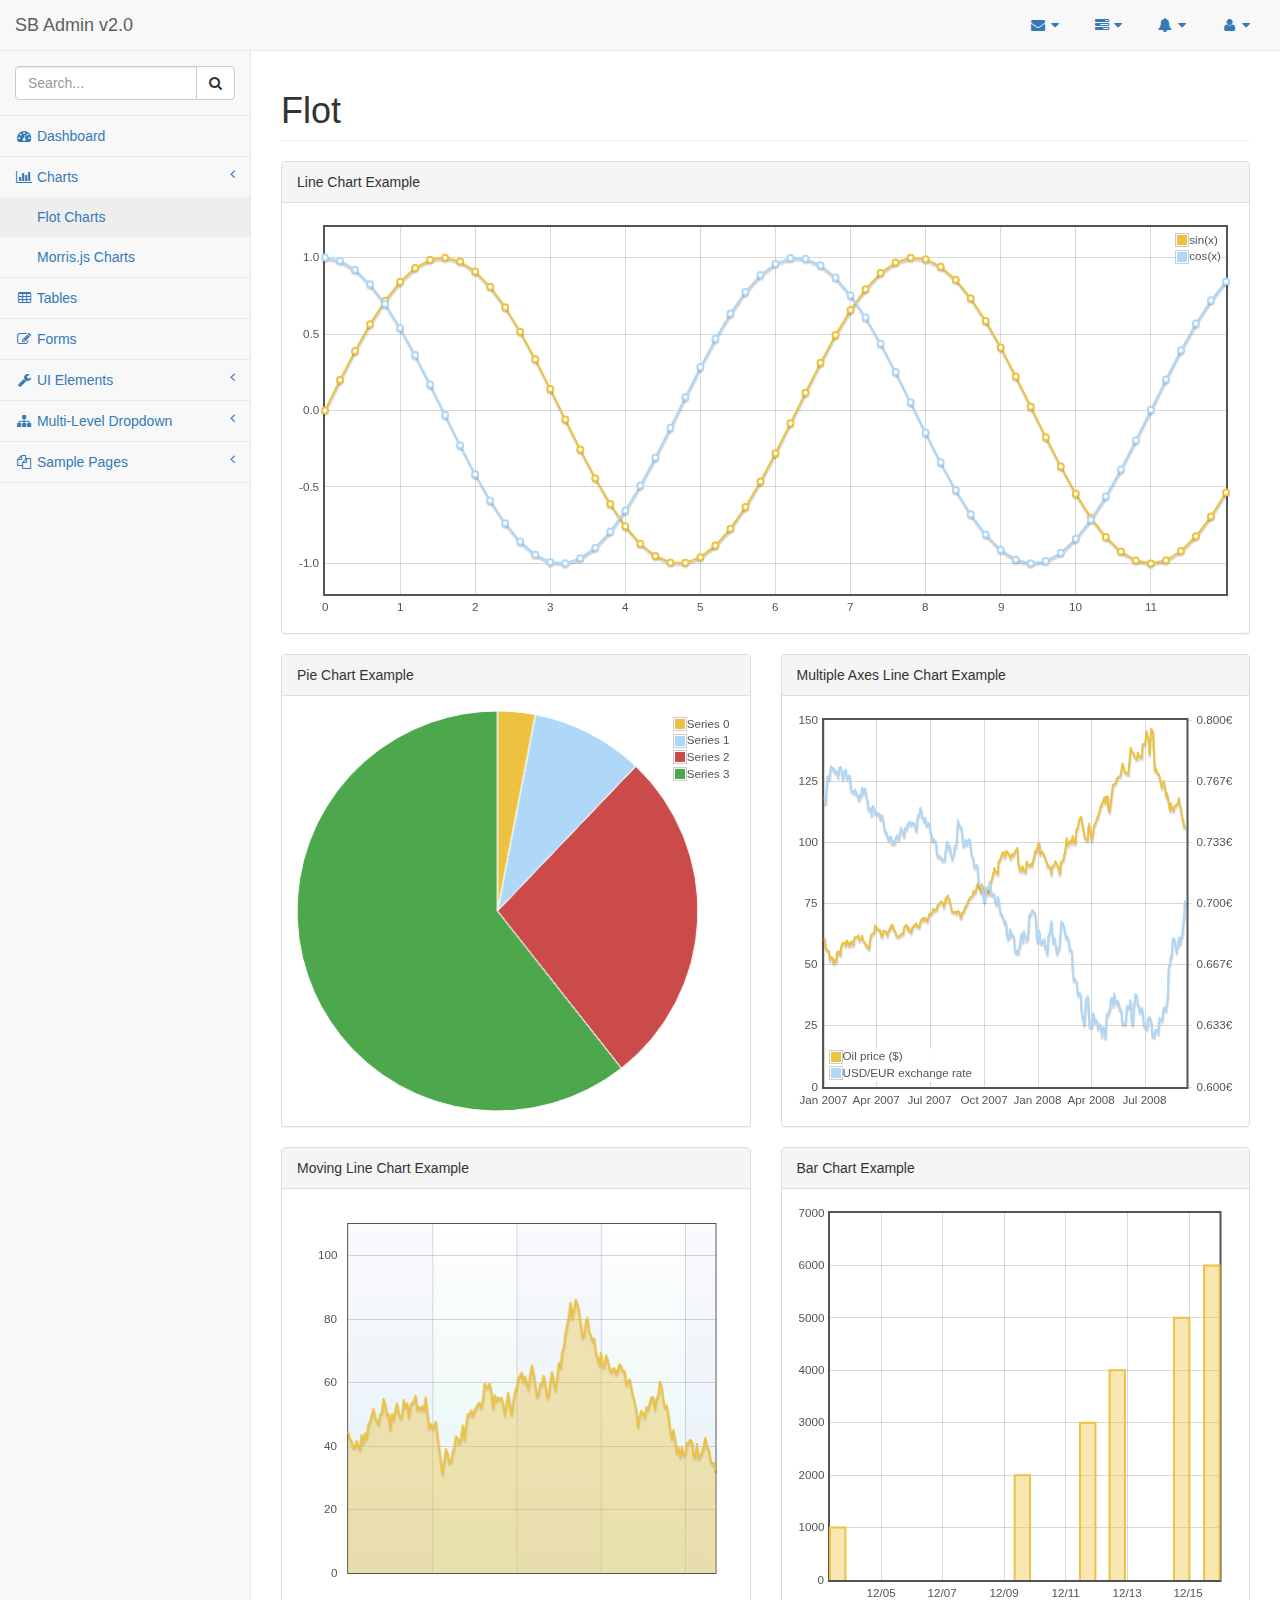
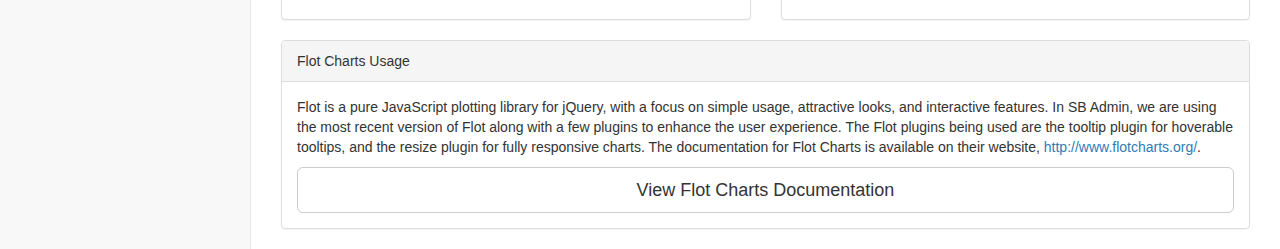
<file: admin/pages/flot.html>
<!DOCTYPE html>
<html lang="en">

<head>

    <meta charset="utf-8">
    <meta http-equiv="X-UA-Compatible" content="IE=edge">
    <meta name="viewport" content="width=device-width, initial-scale=1">
    <meta name="description" content="">
    <meta name="author" content="">

    <title>SB Admin 2 - Bootstrap Admin Theme</title>

    <!-- Bootstrap Core CSS -->
    <link href="../vendor/bootstrap/css/bootstrap.min.css" rel="stylesheet">

    <!-- MetisMenu CSS -->
    <link href="../vendor/metisMenu/metisMenu.min.css" rel="stylesheet">

    <!-- Custom CSS -->
    <link href="../dist/css/sb-admin-2.css" rel="stylesheet">

    <!-- Morris Charts CSS -->
    <link href="../vendor/morrisjs/morris.css" rel="stylesheet">

    <!-- Custom Fonts -->
    <link href="../vendor/font-awesome/css/font-awesome.min.css" rel="stylesheet" type="text/css">

    <!-- HTML5 Shim and Respond.js IE8 support of HTML5 elements and media queries -->
    <!-- WARNING: Respond.js doesn't work if you view the page via file:// -->
    <!--[if lt IE 9]>
        <script src="https://oss.maxcdn.com/libs/html5shiv/3.7.0/html5shiv.js"></script>
        <script src="https://oss.maxcdn.com/libs/respond.js/1.4.2/respond.min.js"></script>
    <![endif]-->

</head>

<body>

    <div id="wrapper">

        <!-- Navigation -->
        <nav class="navbar navbar-default navbar-static-top" role="navigation" style="margin-bottom: 0">
            <div class="navbar-header">
                <button type="button" class="navbar-toggle" data-toggle="collapse" data-target=".navbar-collapse">
                    <span class="sr-only">Toggle navigation</span>
                    <span class="icon-bar"></span>
                    <span class="icon-bar"></span>
                    <span class="icon-bar"></span>
                </button>
                <a class="navbar-brand" href="index.html">SB Admin v2.0</a>
            </div>
            <!-- /.navbar-header -->

            <ul class="nav navbar-top-links navbar-right">
                <li class="dropdown">
                    <a class="dropdown-toggle" data-toggle="dropdown" href="#">
                        <i class="fa fa-envelope fa-fw"></i> <i class="fa fa-caret-down"></i>
                    </a>
                    <ul class="dropdown-menu dropdown-messages">
                        <li>
                            <a href="#">
                                <div>
                                    <strong>John Smith</strong>
                                    <span class="pull-right text-muted">
                                        <em>Yesterday</em>
                                    </span>
                                </div>
                                <div>Lorem ipsum dolor sit amet, consectetur adipiscing elit. Pellentesque eleifend...</div>
                            </a>
                        </li>
                        <li class="divider"></li>
                        <li>
                            <a href="#">
                                <div>
                                    <strong>John Smith</strong>
                                    <span class="pull-right text-muted">
                                        <em>Yesterday</em>
                                    </span>
                                </div>
                                <div>Lorem ipsum dolor sit amet, consectetur adipiscing elit. Pellentesque eleifend...</div>
                            </a>
                        </li>
                        <li class="divider"></li>
                        <li>
                            <a href="#">
                                <div>
                                    <strong>John Smith</strong>
                                    <span class="pull-right text-muted">
                                        <em>Yesterday</em>
                                    </span>
                                </div>
                                <div>Lorem ipsum dolor sit amet, consectetur adipiscing elit. Pellentesque eleifend...</div>
                            </a>
                        </li>
                        <li class="divider"></li>
                        <li>
                            <a class="text-center" href="#">
                                <strong>Read All Messages</strong>
                                <i class="fa fa-angle-right"></i>
                            </a>
                        </li>
                    </ul>
                    <!-- /.dropdown-messages -->
                </li>
                <!-- /.dropdown -->
                <li class="dropdown">
                    <a class="dropdown-toggle" data-toggle="dropdown" href="#">
                        <i class="fa fa-tasks fa-fw"></i> <i class="fa fa-caret-down"></i>
                    </a>
                    <ul class="dropdown-menu dropdown-tasks">
                        <li>
                            <a href="#">
                                <div>
                                    <p>
                                        <strong>Task 1</strong>
                                        <span class="pull-right text-muted">40% Complete</span>
                                    </p>
                                    <div class="progress progress-striped active">
                                        <div class="progress-bar progress-bar-success" role="progressbar" aria-valuenow="40" aria-valuemin="0" aria-valuemax="100" style="width: 40%">
                                            <span class="sr-only">40% Complete (success)</span>
                                        </div>
                                    </div>
                                </div>
                            </a>
                        </li>
                        <li class="divider"></li>
                        <li>
                            <a href="#">
                                <div>
                                    <p>
                                        <strong>Task 2</strong>
                                        <span class="pull-right text-muted">20% Complete</span>
                                    </p>
                                    <div class="progress progress-striped active">
                                        <div class="progress-bar progress-bar-info" role="progressbar" aria-valuenow="20" aria-valuemin="0" aria-valuemax="100" style="width: 20%">
                                            <span class="sr-only">20% Complete</span>
                                        </div>
                                    </div>
                                </div>
                            </a>
                        </li>
                        <li class="divider"></li>
                        <li>
                            <a href="#">
                                <div>
                                    <p>
                                        <strong>Task 3</strong>
                                        <span class="pull-right text-muted">60% Complete</span>
                                    </p>
                                    <div class="progress progress-striped active">
                                        <div class="progress-bar progress-bar-warning" role="progressbar" aria-valuenow="60" aria-valuemin="0" aria-valuemax="100" style="width: 60%">
                                            <span class="sr-only">60% Complete (warning)</span>
                                        </div>
                                    </div>
                                </div>
                            </a>
                        </li>
                        <li class="divider"></li>
                        <li>
                            <a href="#">
                                <div>
                                    <p>
                                        <strong>Task 4</strong>
                                        <span class="pull-right text-muted">80% Complete</span>
                                    </p>
                                    <div class="progress progress-striped active">
                                        <div class="progress-bar progress-bar-danger" role="progressbar" aria-valuenow="80" aria-valuemin="0" aria-valuemax="100" style="width: 80%">
                                            <span class="sr-only">80% Complete (danger)</span>
                                        </div>
                                    </div>
                                </div>
                            </a>
                        </li>
                        <li class="divider"></li>
                        <li>
                            <a class="text-center" href="#">
                                <strong>See All Tasks</strong>
                                <i class="fa fa-angle-right"></i>
                            </a>
                        </li>
                    </ul>
                    <!-- /.dropdown-tasks -->
                </li>
                <!-- /.dropdown -->
                <li class="dropdown">
                    <a class="dropdown-toggle" data-toggle="dropdown" href="#">
                        <i class="fa fa-bell fa-fw"></i> <i class="fa fa-caret-down"></i>
                    </a>
                    <ul class="dropdown-menu dropdown-alerts">
                        <li>
                            <a href="#">
                                <div>
                                    <i class="fa fa-comment fa-fw"></i> New Comment
                                    <span class="pull-right text-muted small">4 minutes ago</span>
                                </div>
                            </a>
                        </li>
                        <li class="divider"></li>
                        <li>
                            <a href="#">
                                <div>
                                    <i class="fa fa-twitter fa-fw"></i> 3 New Followers
                                    <span class="pull-right text-muted small">12 minutes ago</span>
                                </div>
                            </a>
                        </li>
                        <li class="divider"></li>
                        <li>
                            <a href="#">
                                <div>
                                    <i class="fa fa-envelope fa-fw"></i> Message Sent
                                    <span class="pull-right text-muted small">4 minutes ago</span>
                                </div>
                            </a>
                        </li>
                        <li class="divider"></li>
                        <li>
                            <a href="#">
                                <div>
                                    <i class="fa fa-tasks fa-fw"></i> New Task
                                    <span class="pull-right text-muted small">4 minutes ago</span>
                                </div>
                            </a>
                        </li>
                        <li class="divider"></li>
                        <li>
                            <a href="#">
                                <div>
                                    <i class="fa fa-upload fa-fw"></i> Server Rebooted
                                    <span class="pull-right text-muted small">4 minutes ago</span>
                                </div>
                            </a>
                        </li>
                        <li class="divider"></li>
                        <li>
                            <a class="text-center" href="#">
                                <strong>See All Alerts</strong>
                                <i class="fa fa-angle-right"></i>
                            </a>
                        </li>
                    </ul>
                    <!-- /.dropdown-alerts -->
                </li>
                <!-- /.dropdown -->
                <li class="dropdown">
                    <a class="dropdown-toggle" data-toggle="dropdown" href="#">
                        <i class="fa fa-user fa-fw"></i> <i class="fa fa-caret-down"></i>
                    </a>
                    <ul class="dropdown-menu dropdown-user">
                        <li><a href="#"><i class="fa fa-user fa-fw"></i> User Profile</a>
                        </li>
                        <li><a href="#"><i class="fa fa-gear fa-fw"></i> Settings</a>
                        </li>
                        <li class="divider"></li>
                        <li><a href="login.html"><i class="fa fa-sign-out fa-fw"></i> Logout</a>
                        </li>
                    </ul>
                    <!-- /.dropdown-user -->
                </li>
                <!-- /.dropdown -->
            </ul>
            <!-- /.navbar-top-links -->

            <div class="navbar-default sidebar" role="navigation">
                <div class="sidebar-nav navbar-collapse">
                    <ul class="nav" id="side-menu">
                        <li class="sidebar-search">
                            <div class="input-group custom-search-form">
                                <input type="text" class="form-control" placeholder="Search...">
                                <span class="input-group-btn">
                                <button class="btn btn-default" type="button">
                                    <i class="fa fa-search"></i>
                                </button>
                            </span>
                            </div>
                            <!-- /input-group -->
                        </li>
                        <li>
                            <a href="index.html"><i class="fa fa-dashboard fa-fw"></i> Dashboard</a>
                        </li>
                        <li>
                            <a href="#"><i class="fa fa-bar-chart-o fa-fw"></i> Charts<span class="fa arrow"></span></a>
                            <ul class="nav nav-second-level">
                                <li>
                                    <a href="flot.html">Flot Charts</a>
                                </li>
                                <li>
                                    <a href="morris.html">Morris.js Charts</a>
                                </li>
                            </ul>
                            <!-- /.nav-second-level -->
                        </li>
                        <li>
                            <a href="tables.html"><i class="fa fa-table fa-fw"></i> Tables</a>
                        </li>
                        <li>
                            <a href="forms.html"><i class="fa fa-edit fa-fw"></i> Forms</a>
                        </li>
                        <li>
                            <a href="#"><i class="fa fa-wrench fa-fw"></i> UI Elements<span class="fa arrow"></span></a>
                            <ul class="nav nav-second-level">
                                <li>
                                    <a href="panels-wells.html">Panels and Wells</a>
                                </li>
                                <li>
                                    <a href="buttons.html">Buttons</a>
                                </li>
                                <li>
                                    <a href="notifications.html">Notifications</a>
                                </li>
                                <li>
                                    <a href="typography.html">Typography</a>
                                </li>
                                <li>
                                    <a href="icons.html"> Icons</a>
                                </li>
                                <li>
                                    <a href="grid.html">Grid</a>
                                </li>
                            </ul>
                            <!-- /.nav-second-level -->
                        </li>
                        <li>
                            <a href="#"><i class="fa fa-sitemap fa-fw"></i> Multi-Level Dropdown<span class="fa arrow"></span></a>
                            <ul class="nav nav-second-level">
                                <li>
                                    <a href="#">Second Level Item</a>
                                </li>
                                <li>
                                    <a href="#">Second Level Item</a>
                                </li>
                                <li>
                                    <a href="#">Third Level <span class="fa arrow"></span></a>
                                    <ul class="nav nav-third-level">
                                        <li>
                                            <a href="#">Third Level Item</a>
                                        </li>
                                        <li>
                                            <a href="#">Third Level Item</a>
                                        </li>
                                        <li>
                                            <a href="#">Third Level Item</a>
                                        </li>
                                        <li>
                                            <a href="#">Third Level Item</a>
                                        </li>
                                    </ul>
                                    <!-- /.nav-third-level -->
                                </li>
                            </ul>
                            <!-- /.nav-second-level -->
                        </li>
                        <li>
                            <a href="#"><i class="fa fa-files-o fa-fw"></i> Sample Pages<span class="fa arrow"></span></a>
                            <ul class="nav nav-second-level">
                                <li>
                                    <a href="blank.html">Blank Page</a>
                                </li>
                                <li>
                                    <a href="login.html">Login Page</a>
                                </li>
                            </ul>
                            <!-- /.nav-second-level -->
                        </li>
                    </ul>
                </div>
                <!-- /.sidebar-collapse -->
            </div>
            <!-- /.navbar-static-side -->
        </nav>

        <div id="page-wrapper">
            <div class="row">
                <div class="col-lg-12">
                    <h1 class="page-header">Flot</h1>
                </div>
                <!-- /.col-lg-12 -->
            </div>
            <!-- /.row -->
            <div class="row">
                <div class="col-lg-12">
                    <div class="panel panel-default">
                        <div class="panel-heading">
                            Line Chart Example
                        </div>
                        <!-- /.panel-heading -->
                        <div class="panel-body">
                            <div class="flot-chart">
                                <div class="flot-chart-content" id="flot-line-chart"></div>
                            </div>
                        </div>
                        <!-- /.panel-body -->
                    </div>
                    <!-- /.panel -->
                </div>
                <!-- /.col-lg-12 -->
                <div class="col-lg-6">
                    <div class="panel panel-default">
                        <div class="panel-heading">
                            Pie Chart Example
                        </div>
                        <!-- /.panel-heading -->
                        <div class="panel-body">
                            <div class="flot-chart">
                                <div class="flot-chart-content" id="flot-pie-chart"></div>
                            </div>
                        </div>
                        <!-- /.panel-body -->
                    </div>
                    <!-- /.panel -->
                </div>
                <!-- /.col-lg-6 -->
                <div class="col-lg-6">
                    <div class="panel panel-default">
                        <div class="panel-heading">
                            Multiple Axes Line Chart Example
                        </div>
                        <!-- /.panel-heading -->
                        <div class="panel-body">
                            <div class="flot-chart">
                                <div class="flot-chart-content" id="flot-line-chart-multi"></div>
                            </div>
                        </div>
                        <!-- /.panel-body -->
                    </div>
                    <!-- /.panel -->
                </div>
                <!-- /.col-lg-6 -->
                <div class="col-lg-6">
                    <div class="panel panel-default">
                        <div class="panel-heading">
                            Moving Line Chart Example
                        </div>
                        <!-- /.panel-heading -->
                        <div class="panel-body">
                            <div class="flot-chart">
                                <div class="flot-chart-content" id="flot-line-chart-moving"></div>
                            </div>
                        </div>
                        <!-- /.panel-body -->
                    </div>
                    <!-- /.panel -->
                </div>
                <!-- /.col-lg-6 -->
                <div class="col-lg-6">
                    <div class="panel panel-default">
                        <div class="panel-heading">
                            Bar Chart Example
                        </div>
                        <!-- /.panel-heading -->
                        <div class="panel-body">
                            <div class="flot-chart">
                                <div class="flot-chart-content" id="flot-bar-chart"></div>
                            </div>
                        </div>
                        <!-- /.panel-body -->
                    </div>
                    <!-- /.panel -->
                </div>
                <!-- /.col-lg-6 -->
                <div class="col-lg-12">
                    <div class="panel panel-default">
                        <div class="panel-heading">
                            Flot Charts Usage
                        </div>
                        <!-- /.panel-heading -->
                        <div class="panel-body">
                            <p>Flot is a pure JavaScript plotting library for jQuery, with a focus on simple usage, attractive looks, and interactive features. In SB Admin, we are using the most recent version of Flot along with a few plugins to enhance the user experience. The Flot plugins being used are the tooltip plugin for hoverable tooltips, and the resize plugin for fully responsive charts. The documentation for Flot Charts is available on their website, <a target="_blank" href="http://www.flotcharts.org/">http://www.flotcharts.org/</a>.</p>
                            <a target="_blank" class="btn btn-default btn-lg btn-block" href="http://www.flotcharts.org/">View Flot Charts Documentation</a>
                        </div>
                        <!-- /.panel-body -->
                    </div>
                    <!-- /.panel -->
                </div>
                <!-- /.col-lg-6 -->
            </div>
            <!-- /.row -->
        </div>
        <!-- /#page-wrapper -->

    </div>
    <!-- /#wrapper -->

    <!-- jQuery -->
    <script src="../vendor/jquery/jquery.min.js"></script>

    <!-- Bootstrap Core JavaScript -->
    <script src="../vendor/bootstrap/js/bootstrap.min.js"></script>

    <!-- Metis Menu Plugin JavaScript -->
    <script src="../vendor/metisMenu/metisMenu.min.js"></script>

    <!-- Flot Charts JavaScript -->
    <script src="../vendor/flot/excanvas.min.js"></script>
    <script src="../vendor/flot/jquery.flot.js"></script>
    <script src="../vendor/flot/jquery.flot.pie.js"></script>
    <script src="../vendor/flot/jquery.flot.resize.js"></script>
    <script src="../vendor/flot/jquery.flot.time.js"></script>
    <script src="../vendor/flot-tooltip/jquery.flot.tooltip.min.js"></script>
    <script src="../data/flot-data.js"></script>

    <!-- Custom Theme JavaScript -->
    <script src="../dist/js/sb-admin-2.js"></script>

</body>

</html>
</file>
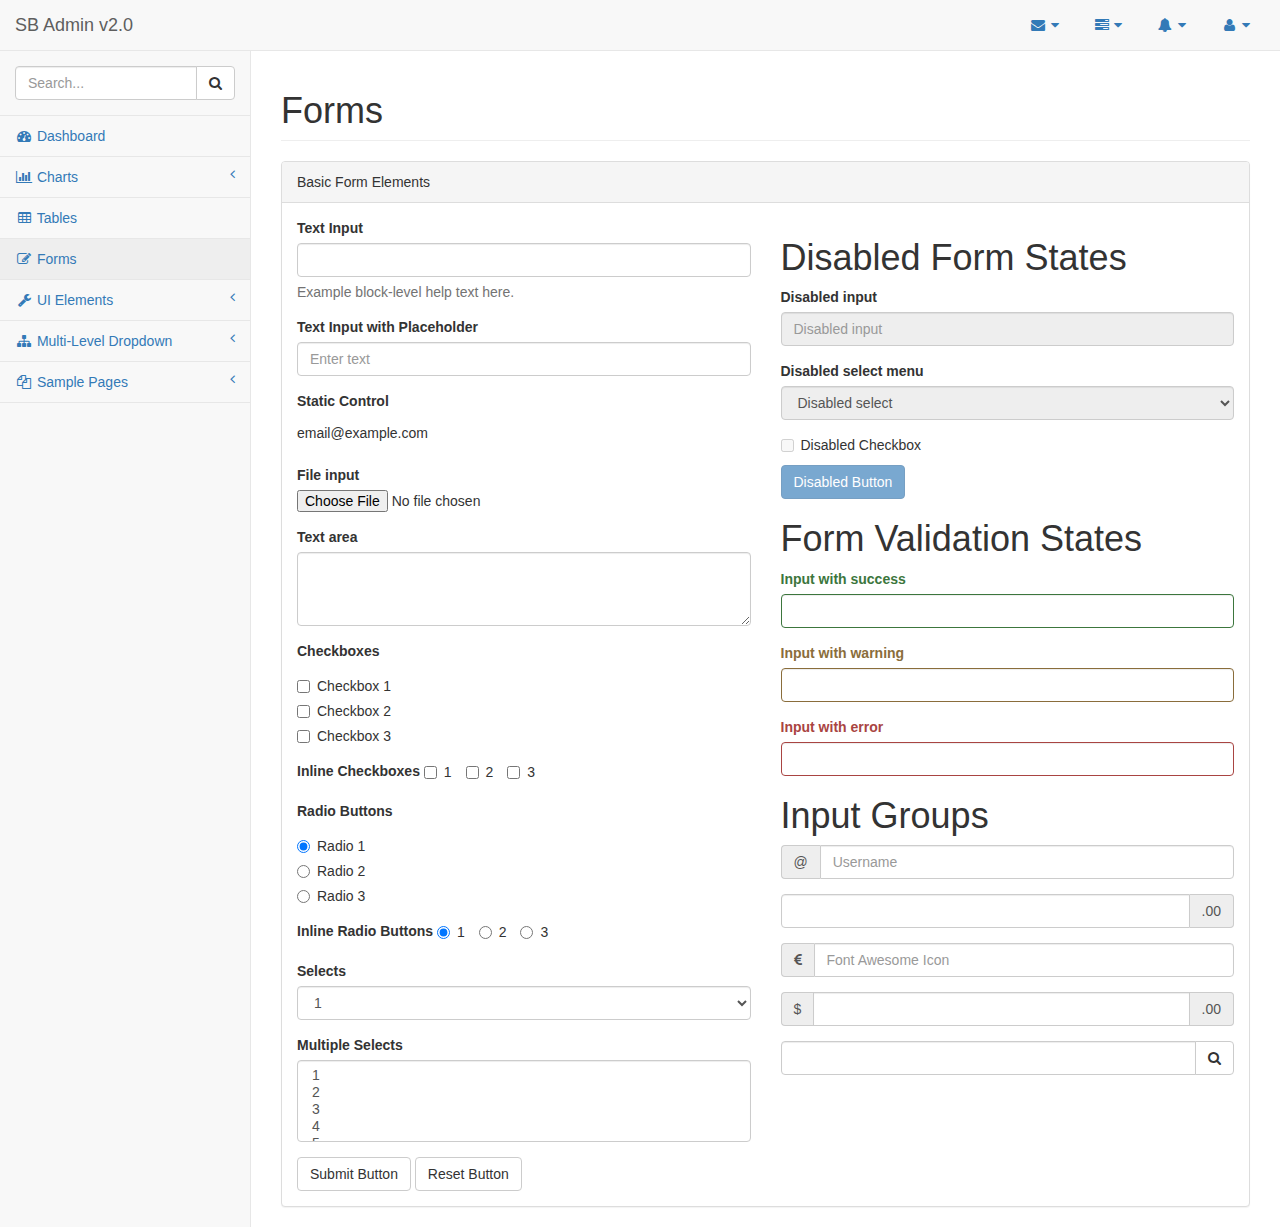
<file: admin/pages/forms.html>
<!DOCTYPE html>
<html lang="en">

<head>

    <meta charset="utf-8">
    <meta http-equiv="X-UA-Compatible" content="IE=edge">
    <meta name="viewport" content="width=device-width, initial-scale=1">
    <meta name="description" content="">
    <meta name="author" content="">

    <title>SB Admin 2 - Bootstrap Admin Theme</title>

    <!-- Bootstrap Core CSS -->
    <link href="../vendor/bootstrap/css/bootstrap.min.css" rel="stylesheet">

    <!-- MetisMenu CSS -->
    <link href="../vendor/metisMenu/metisMenu.min.css" rel="stylesheet">

    <!-- Custom CSS -->
    <link href="../dist/css/sb-admin-2.css" rel="stylesheet">

    <!-- Custom Fonts -->
    <link href="../vendor/font-awesome/css/font-awesome.min.css" rel="stylesheet" type="text/css">

    <!-- HTML5 Shim and Respond.js IE8 support of HTML5 elements and media queries -->
    <!-- WARNING: Respond.js doesn't work if you view the page via file:// -->
    <!--[if lt IE 9]>
        <script src="https://oss.maxcdn.com/libs/html5shiv/3.7.0/html5shiv.js"></script>
        <script src="https://oss.maxcdn.com/libs/respond.js/1.4.2/respond.min.js"></script>
    <![endif]-->

</head>

<body>

    <div id="wrapper">

        <!-- Navigation -->
        <nav class="navbar navbar-default navbar-static-top" role="navigation" style="margin-bottom: 0">
            <div class="navbar-header">
                <button type="button" class="navbar-toggle" data-toggle="collapse" data-target=".navbar-collapse">
                    <span class="sr-only">Toggle navigation</span>
                    <span class="icon-bar"></span>
                    <span class="icon-bar"></span>
                    <span class="icon-bar"></span>
                </button>
                <a class="navbar-brand" href="index.html">SB Admin v2.0</a>
            </div>
            <!-- /.navbar-header -->

            <ul class="nav navbar-top-links navbar-right">
                <li class="dropdown">
                    <a class="dropdown-toggle" data-toggle="dropdown" href="#">
                        <i class="fa fa-envelope fa-fw"></i> <i class="fa fa-caret-down"></i>
                    </a>
                    <ul class="dropdown-menu dropdown-messages">
                        <li>
                            <a href="#">
                                <div>
                                    <strong>John Smith</strong>
                                    <span class="pull-right text-muted">
                                        <em>Yesterday</em>
                                    </span>
                                </div>
                                <div>Lorem ipsum dolor sit amet, consectetur adipiscing elit. Pellentesque eleifend...</div>
                            </a>
                        </li>
                        <li class="divider"></li>
                        <li>
                            <a href="#">
                                <div>
                                    <strong>John Smith</strong>
                                    <span class="pull-right text-muted">
                                        <em>Yesterday</em>
                                    </span>
                                </div>
                                <div>Lorem ipsum dolor sit amet, consectetur adipiscing elit. Pellentesque eleifend...</div>
                            </a>
                        </li>
                        <li class="divider"></li>
                        <li>
                            <a href="#">
                                <div>
                                    <strong>John Smith</strong>
                                    <span class="pull-right text-muted">
                                        <em>Yesterday</em>
                                    </span>
                                </div>
                                <div>Lorem ipsum dolor sit amet, consectetur adipiscing elit. Pellentesque eleifend...</div>
                            </a>
                        </li>
                        <li class="divider"></li>
                        <li>
                            <a class="text-center" href="#">
                                <strong>Read All Messages</strong>
                                <i class="fa fa-angle-right"></i>
                            </a>
                        </li>
                    </ul>
                    <!-- /.dropdown-messages -->
                </li>
                <!-- /.dropdown -->
                <li class="dropdown">
                    <a class="dropdown-toggle" data-toggle="dropdown" href="#">
                        <i class="fa fa-tasks fa-fw"></i> <i class="fa fa-caret-down"></i>
                    </a>
                    <ul class="dropdown-menu dropdown-tasks">
                        <li>
                            <a href="#">
                                <div>
                                    <p>
                                        <strong>Task 1</strong>
                                        <span class="pull-right text-muted">40% Complete</span>
                                    </p>
                                    <div class="progress progress-striped active">
                                        <div class="progress-bar progress-bar-success" role="progressbar" aria-valuenow="40" aria-valuemin="0" aria-valuemax="100" style="width: 40%">
                                            <span class="sr-only">40% Complete (success)</span>
                                        </div>
                                    </div>
                                </div>
                            </a>
                        </li>
                        <li class="divider"></li>
                        <li>
                            <a href="#">
                                <div>
                                    <p>
                                        <strong>Task 2</strong>
                                        <span class="pull-right text-muted">20% Complete</span>
                                    </p>
                                    <div class="progress progress-striped active">
                                        <div class="progress-bar progress-bar-info" role="progressbar" aria-valuenow="20" aria-valuemin="0" aria-valuemax="100" style="width: 20%">
                                            <span class="sr-only">20% Complete</span>
                                        </div>
                                    </div>
                                </div>
                            </a>
                        </li>
                        <li class="divider"></li>
                        <li>
                            <a href="#">
                                <div>
                                    <p>
                                        <strong>Task 3</strong>
                                        <span class="pull-right text-muted">60% Complete</span>
                                    </p>
                                    <div class="progress progress-striped active">
                                        <div class="progress-bar progress-bar-warning" role="progressbar" aria-valuenow="60" aria-valuemin="0" aria-valuemax="100" style="width: 60%">
                                            <span class="sr-only">60% Complete (warning)</span>
                                        </div>
                                    </div>
                                </div>
                            </a>
                        </li>
                        <li class="divider"></li>
                        <li>
                            <a href="#">
                                <div>
                                    <p>
                                        <strong>Task 4</strong>
                                        <span class="pull-right text-muted">80% Complete</span>
                                    </p>
                                    <div class="progress progress-striped active">
                                        <div class="progress-bar progress-bar-danger" role="progressbar" aria-valuenow="80" aria-valuemin="0" aria-valuemax="100" style="width: 80%">
                                            <span class="sr-only">80% Complete (danger)</span>
                                        </div>
                                    </div>
                                </div>
                            </a>
                        </li>
                        <li class="divider"></li>
                        <li>
                            <a class="text-center" href="#">
                                <strong>See All Tasks</strong>
                                <i class="fa fa-angle-right"></i>
                            </a>
                        </li>
                    </ul>
                    <!-- /.dropdown-tasks -->
                </li>
                <!-- /.dropdown -->
                <li class="dropdown">
                    <a class="dropdown-toggle" data-toggle="dropdown" href="#">
                        <i class="fa fa-bell fa-fw"></i> <i class="fa fa-caret-down"></i>
                    </a>
                    <ul class="dropdown-menu dropdown-alerts">
                        <li>
                            <a href="#">
                                <div>
                                    <i class="fa fa-comment fa-fw"></i> New Comment
                                    <span class="pull-right text-muted small">4 minutes ago</span>
                                </div>
                            </a>
                        </li>
                        <li class="divider"></li>
                        <li>
                            <a href="#">
                                <div>
                                    <i class="fa fa-twitter fa-fw"></i> 3 New Followers
                                    <span class="pull-right text-muted small">12 minutes ago</span>
                                </div>
                            </a>
                        </li>
                        <li class="divider"></li>
                        <li>
                            <a href="#">
                                <div>
                                    <i class="fa fa-envelope fa-fw"></i> Message Sent
                                    <span class="pull-right text-muted small">4 minutes ago</span>
                                </div>
                            </a>
                        </li>
                        <li class="divider"></li>
                        <li>
                            <a href="#">
                                <div>
                                    <i class="fa fa-tasks fa-fw"></i> New Task
                                    <span class="pull-right text-muted small">4 minutes ago</span>
                                </div>
                            </a>
                        </li>
                        <li class="divider"></li>
                        <li>
                            <a href="#">
                                <div>
                                    <i class="fa fa-upload fa-fw"></i> Server Rebooted
                                    <span class="pull-right text-muted small">4 minutes ago</span>
                                </div>
                            </a>
                        </li>
                        <li class="divider"></li>
                        <li>
                            <a class="text-center" href="#">
                                <strong>See All Alerts</strong>
                                <i class="fa fa-angle-right"></i>
                            </a>
                        </li>
                    </ul>
                    <!-- /.dropdown-alerts -->
                </li>
                <!-- /.dropdown -->
                <li class="dropdown">
                    <a class="dropdown-toggle" data-toggle="dropdown" href="#">
                        <i class="fa fa-user fa-fw"></i> <i class="fa fa-caret-down"></i>
                    </a>
                    <ul class="dropdown-menu dropdown-user">
                        <li><a href="#"><i class="fa fa-user fa-fw"></i> User Profile</a>
                        </li>
                        <li><a href="#"><i class="fa fa-gear fa-fw"></i> Settings</a>
                        </li>
                        <li class="divider"></li>
                        <li><a href="login.html"><i class="fa fa-sign-out fa-fw"></i> Logout</a>
                        </li>
                    </ul>
                    <!-- /.dropdown-user -->
                </li>
                <!-- /.dropdown -->
            </ul>
            <!-- /.navbar-top-links -->

            <div class="navbar-default sidebar" role="navigation">
                <div class="sidebar-nav navbar-collapse">
                    <ul class="nav" id="side-menu">
                        <li class="sidebar-search">
                            <div class="input-group custom-search-form">
                                <input type="text" class="form-control" placeholder="Search...">
                                <span class="input-group-btn">
                                <button class="btn btn-default" type="button">
                                    <i class="fa fa-search"></i>
                                </button>
                            </span>
                            </div>
                            <!-- /input-group -->
                        </li>
                        <li>
                            <a href="index.html"><i class="fa fa-dashboard fa-fw"></i> Dashboard</a>
                        </li>
                        <li>
                            <a href="#"><i class="fa fa-bar-chart-o fa-fw"></i> Charts<span class="fa arrow"></span></a>
                            <ul class="nav nav-second-level">
                                <li>
                                    <a href="flot.html">Flot Charts</a>
                                </li>
                                <li>
                                    <a href="morris.html">Morris.js Charts</a>
                                </li>
                            </ul>
                            <!-- /.nav-second-level -->
                        </li>
                        <li>
                            <a href="tables.html"><i class="fa fa-table fa-fw"></i> Tables</a>
                        </li>
                        <li>
                            <a href="forms.html"><i class="fa fa-edit fa-fw"></i> Forms</a>
                        </li>
                        <li>
                            <a href="#"><i class="fa fa-wrench fa-fw"></i> UI Elements<span class="fa arrow"></span></a>
                            <ul class="nav nav-second-level">
                                <li>
                                    <a href="panels-wells.html">Panels and Wells</a>
                                </li>
                                <li>
                                    <a href="buttons.html">Buttons</a>
                                </li>
                                <li>
                                    <a href="notifications.html">Notifications</a>
                                </li>
                                <li>
                                    <a href="typography.html">Typography</a>
                                </li>
                                <li>
                                    <a href="icons.html"> Icons</a>
                                </li>
                                <li>
                                    <a href="grid.html">Grid</a>
                                </li>
                            </ul>
                            <!-- /.nav-second-level -->
                        </li>
                        <li>
                            <a href="#"><i class="fa fa-sitemap fa-fw"></i> Multi-Level Dropdown<span class="fa arrow"></span></a>
                            <ul class="nav nav-second-level">
                                <li>
                                    <a href="#">Second Level Item</a>
                                </li>
                                <li>
                                    <a href="#">Second Level Item</a>
                                </li>
                                <li>
                                    <a href="#">Third Level <span class="fa arrow"></span></a>
                                    <ul class="nav nav-third-level">
                                        <li>
                                            <a href="#">Third Level Item</a>
                                        </li>
                                        <li>
                                            <a href="#">Third Level Item</a>
                                        </li>
                                        <li>
                                            <a href="#">Third Level Item</a>
                                        </li>
                                        <li>
                                            <a href="#">Third Level Item</a>
                                        </li>
                                    </ul>
                                    <!-- /.nav-third-level -->
                                </li>
                            </ul>
                            <!-- /.nav-second-level -->
                        </li>
                        <li>
                            <a href="#"><i class="fa fa-files-o fa-fw"></i> Sample Pages<span class="fa arrow"></span></a>
                            <ul class="nav nav-second-level">
                                <li>
                                    <a href="blank.html">Blank Page</a>
                                </li>
                                <li>
                                    <a href="login.html">Login Page</a>
                                </li>
                            </ul>
                            <!-- /.nav-second-level -->
                        </li>
                    </ul>
                </div>
                <!-- /.sidebar-collapse -->
            </div>
            <!-- /.navbar-static-side -->
        </nav>

        <div id="page-wrapper">
            <div class="row">
                <div class="col-lg-12">
                    <h1 class="page-header">Forms</h1>
                </div>
                <!-- /.col-lg-12 -->
            </div>
            <!-- /.row -->
            <div class="row">
                <div class="col-lg-12">
                    <div class="panel panel-default">
                        <div class="panel-heading">
                            Basic Form Elements
                        </div>
                        <div class="panel-body">
                            <div class="row">
                                <div class="col-lg-6">
                                    <form role="form">
                                        <div class="form-group">
                                            <label>Text Input</label>
                                            <input class="form-control">
                                            <p class="help-block">Example block-level help text here.</p>
                                        </div>
                                        <div class="form-group">
                                            <label>Text Input with Placeholder</label>
                                            <input class="form-control" placeholder="Enter text">
                                        </div>
                                        <div class="form-group">
                                            <label>Static Control</label>
                                            <p class="form-control-static">email@example.com</p>
                                        </div>
                                        <div class="form-group">
                                            <label>File input</label>
                                            <input type="file">
                                        </div>
                                        <div class="form-group">
                                            <label>Text area</label>
                                            <textarea class="form-control" rows="3"></textarea>
                                        </div>
                                        <div class="form-group">
                                            <label>Checkboxes</label>
                                            <div class="checkbox">
                                                <label>
                                                    <input type="checkbox" value="">Checkbox 1
                                                </label>
                                            </div>
                                            <div class="checkbox">
                                                <label>
                                                    <input type="checkbox" value="">Checkbox 2
                                                </label>
                                            </div>
                                            <div class="checkbox">
                                                <label>
                                                    <input type="checkbox" value="">Checkbox 3
                                                </label>
                                            </div>
                                        </div>
                                        <div class="form-group">
                                            <label>Inline Checkboxes</label>
                                            <label class="checkbox-inline">
                                                <input type="checkbox">1
                                            </label>
                                            <label class="checkbox-inline">
                                                <input type="checkbox">2
                                            </label>
                                            <label class="checkbox-inline">
                                                <input type="checkbox">3
                                            </label>
                                        </div>
                                        <div class="form-group">
                                            <label>Radio Buttons</label>
                                            <div class="radio">
                                                <label>
                                                    <input type="radio" name="optionsRadios" id="optionsRadios1" value="option1" checked>Radio 1
                                                </label>
                                            </div>
                                            <div class="radio">
                                                <label>
                                                    <input type="radio" name="optionsRadios" id="optionsRadios2" value="option2">Radio 2
                                                </label>
                                            </div>
                                            <div class="radio">
                                                <label>
                                                    <input type="radio" name="optionsRadios" id="optionsRadios3" value="option3">Radio 3
                                                </label>
                                            </div>
                                        </div>
                                        <div class="form-group">
                                            <label>Inline Radio Buttons</label>
                                            <label class="radio-inline">
                                                <input type="radio" name="optionsRadiosInline" id="optionsRadiosInline1" value="option1" checked>1
                                            </label>
                                            <label class="radio-inline">
                                                <input type="radio" name="optionsRadiosInline" id="optionsRadiosInline2" value="option2">2
                                            </label>
                                            <label class="radio-inline">
                                                <input type="radio" name="optionsRadiosInline" id="optionsRadiosInline3" value="option3">3
                                            </label>
                                        </div>
                                        <div class="form-group">
                                            <label>Selects</label>
                                            <select class="form-control">
                                                <option>1</option>
                                                <option>2</option>
                                                <option>3</option>
                                                <option>4</option>
                                                <option>5</option>
                                            </select>
                                        </div>
                                        <div class="form-group">
                                            <label>Multiple Selects</label>
                                            <select multiple class="form-control">
                                                <option>1</option>
                                                <option>2</option>
                                                <option>3</option>
                                                <option>4</option>
                                                <option>5</option>
                                            </select>
                                        </div>
                                        <button type="submit" class="btn btn-default">Submit Button</button>
                                        <button type="reset" class="btn btn-default">Reset Button</button>
                                    </form>
                                </div>
                                <!-- /.col-lg-6 (nested) -->
                                <div class="col-lg-6">
                                    <h1>Disabled Form States</h1>
                                    <form role="form">
                                        <fieldset disabled>
                                            <div class="form-group">
                                                <label for="disabledSelect">Disabled input</label>
                                                <input class="form-control" id="disabledInput" type="text" placeholder="Disabled input" disabled>
                                            </div>
                                            <div class="form-group">
                                                <label for="disabledSelect">Disabled select menu</label>
                                                <select id="disabledSelect" class="form-control">
                                                    <option>Disabled select</option>
                                                </select>
                                            </div>
                                            <div class="checkbox">
                                                <label>
                                                    <input type="checkbox">Disabled Checkbox
                                                </label>
                                            </div>
                                            <button type="submit" class="btn btn-primary">Disabled Button</button>
                                        </fieldset>
                                    </form>
                                    <h1>Form Validation States</h1>
                                    <form role="form">
                                        <div class="form-group has-success">
                                            <label class="control-label" for="inputSuccess">Input with success</label>
                                            <input type="text" class="form-control" id="inputSuccess">
                                        </div>
                                        <div class="form-group has-warning">
                                            <label class="control-label" for="inputWarning">Input with warning</label>
                                            <input type="text" class="form-control" id="inputWarning">
                                        </div>
                                        <div class="form-group has-error">
                                            <label class="control-label" for="inputError">Input with error</label>
                                            <input type="text" class="form-control" id="inputError">
                                        </div>
                                    </form>
                                    <h1>Input Groups</h1>
                                    <form role="form">
                                        <div class="form-group input-group">
                                            <span class="input-group-addon">@</span>
                                            <input type="text" class="form-control" placeholder="Username">
                                        </div>
                                        <div class="form-group input-group">
                                            <input type="text" class="form-control">
                                            <span class="input-group-addon">.00</span>
                                        </div>
                                        <div class="form-group input-group">
                                            <span class="input-group-addon"><i class="fa fa-eur"></i>
                                            </span>
                                            <input type="text" class="form-control" placeholder="Font Awesome Icon">
                                        </div>
                                        <div class="form-group input-group">
                                            <span class="input-group-addon">$</span>
                                            <input type="text" class="form-control">
                                            <span class="input-group-addon">.00</span>
                                        </div>
                                        <div class="form-group input-group">
                                            <input type="text" class="form-control">
                                            <span class="input-group-btn">
                                                <button class="btn btn-default" type="button"><i class="fa fa-search"></i>
                                                </button>
                                            </span>
                                        </div>
                                    </form>
                                </div>
                                <!-- /.col-lg-6 (nested) -->
                            </div>
                            <!-- /.row (nested) -->
                        </div>
                        <!-- /.panel-body -->
                    </div>
                    <!-- /.panel -->
                </div>
                <!-- /.col-lg-12 -->
            </div>
            <!-- /.row -->
        </div>
        <!-- /#page-wrapper -->

    </div>
    <!-- /#wrapper -->

    <!-- jQuery -->
    <script src="../vendor/jquery/jquery.min.js"></script>

    <!-- Bootstrap Core JavaScript -->
    <script src="../vendor/bootstrap/js/bootstrap.min.js"></script>

    <!-- Metis Menu Plugin JavaScript -->
    <script src="../vendor/metisMenu/metisMenu.min.js"></script>

    <!-- Custom Theme JavaScript -->
    <script src="../dist/js/sb-admin-2.js"></script>

</body>

</html>
</file>
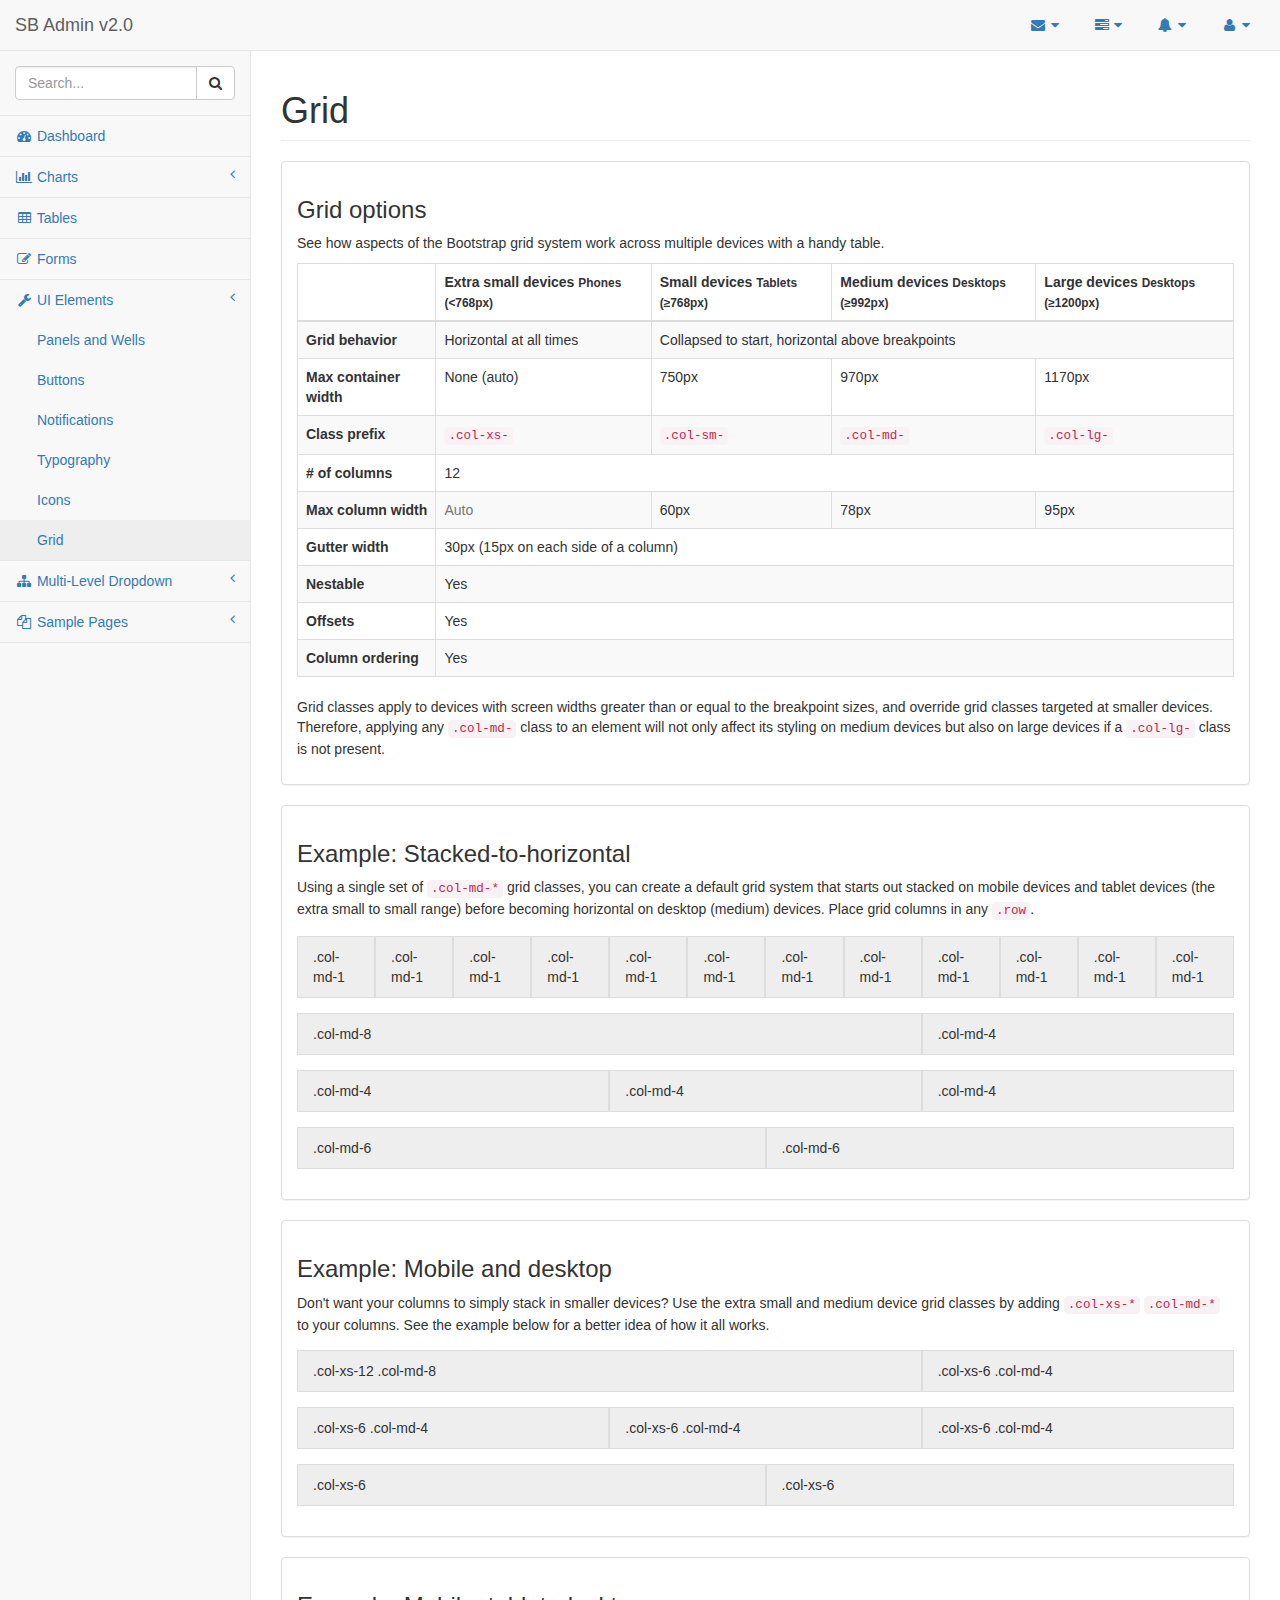
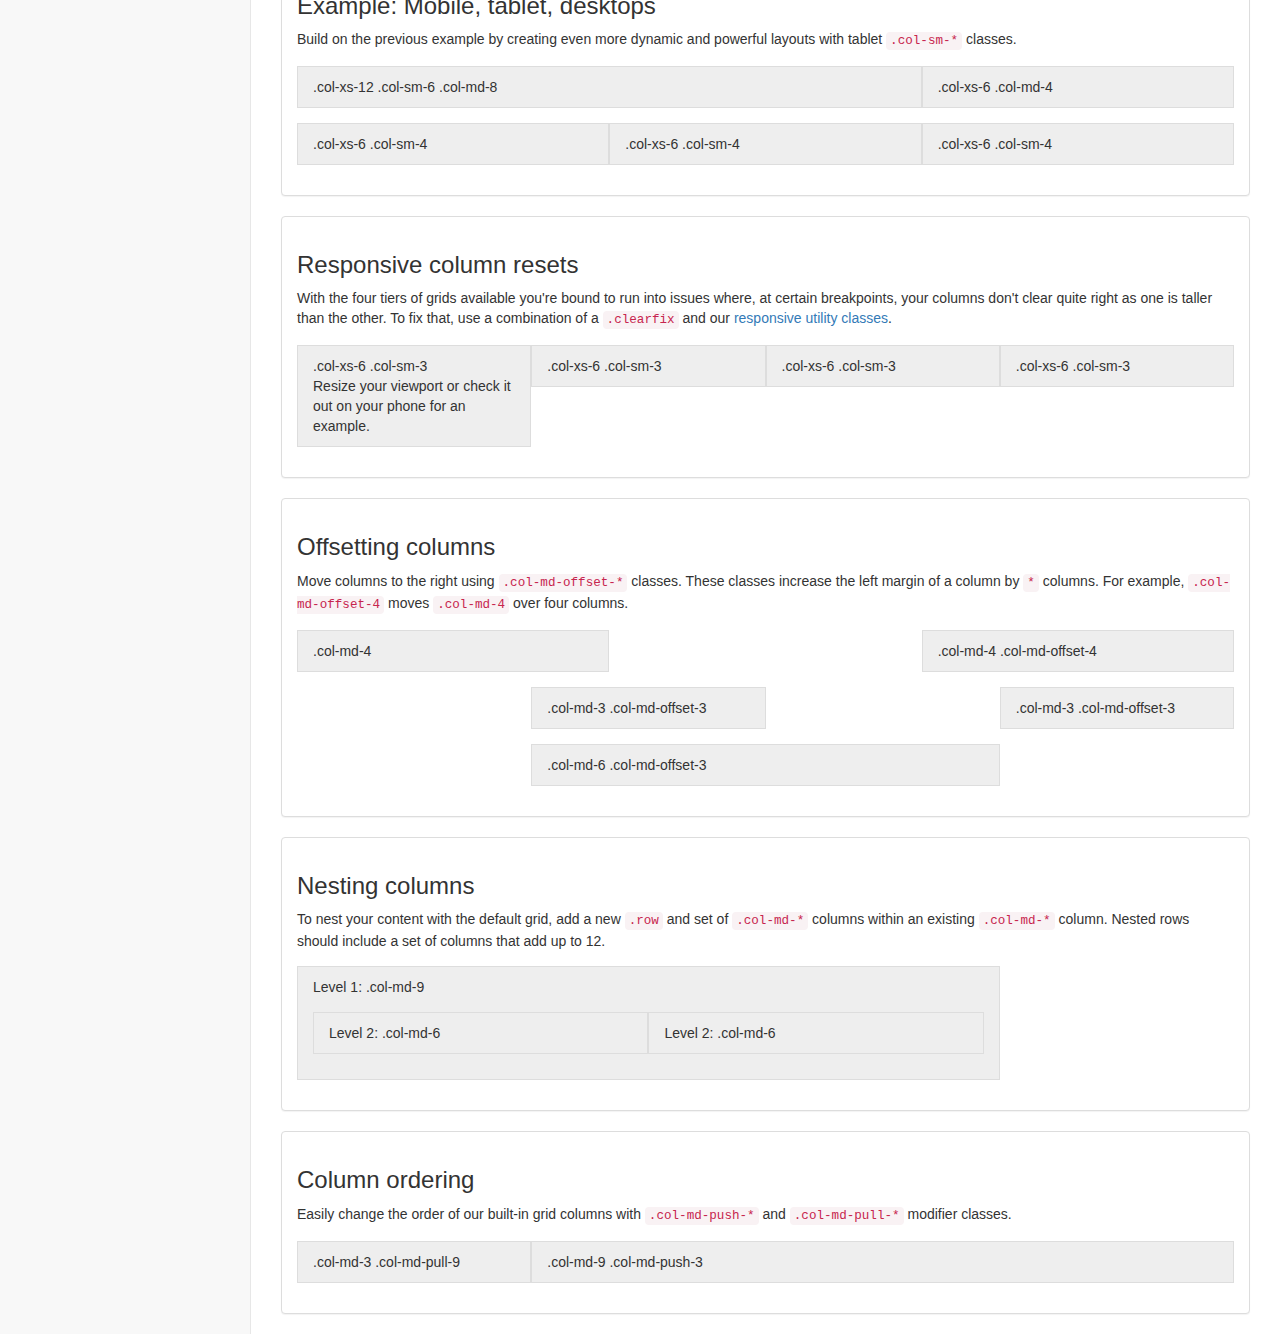
<file: admin/pages/grid.html>
<!DOCTYPE html>
<html lang="en">

<head>

    <meta charset="utf-8">
    <meta http-equiv="X-UA-Compatible" content="IE=edge">
    <meta name="viewport" content="width=device-width, initial-scale=1">
    <meta name="description" content="">
    <meta name="author" content="">

    <title>SB Admin 2 - Bootstrap Admin Theme</title>

    <!-- Bootstrap Core CSS -->
    <link href="../vendor/bootstrap/css/bootstrap.min.css" rel="stylesheet">

    <!-- MetisMenu CSS -->
    <link href="../vendor/metisMenu/metisMenu.min.css" rel="stylesheet">

    <!-- Custom CSS -->
    <link href="../dist/css/sb-admin-2.css" rel="stylesheet">

    <!-- Custom Fonts -->
    <link href="../vendor/font-awesome/css/font-awesome.min.css" rel="stylesheet" type="text/css">

    <!-- HTML5 Shim and Respond.js IE8 support of HTML5 elements and media queries -->
    <!-- WARNING: Respond.js doesn't work if you view the page via file:// -->
    <!--[if lt IE 9]>
        <script src="https://oss.maxcdn.com/libs/html5shiv/3.7.0/html5shiv.js"></script>
        <script src="https://oss.maxcdn.com/libs/respond.js/1.4.2/respond.min.js"></script>
    <![endif]-->

</head>

<body>

    <div id="wrapper">

        <!-- Navigation -->
        <nav class="navbar navbar-default navbar-static-top" role="navigation" style="margin-bottom: 0">
            <div class="navbar-header">
                <button type="button" class="navbar-toggle" data-toggle="collapse" data-target=".navbar-collapse">
                    <span class="sr-only">Toggle navigation</span>
                    <span class="icon-bar"></span>
                    <span class="icon-bar"></span>
                    <span class="icon-bar"></span>
                </button>
                <a class="navbar-brand" href="index.html">SB Admin v2.0</a>
            </div>
            <!-- /.navbar-header -->

            <ul class="nav navbar-top-links navbar-right">
                <li class="dropdown">
                    <a class="dropdown-toggle" data-toggle="dropdown" href="#">
                        <i class="fa fa-envelope fa-fw"></i> <i class="fa fa-caret-down"></i>
                    </a>
                    <ul class="dropdown-menu dropdown-messages">
                        <li>
                            <a href="#">
                                <div>
                                    <strong>John Smith</strong>
                                    <span class="pull-right text-muted">
                                        <em>Yesterday</em>
                                    </span>
                                </div>
                                <div>Lorem ipsum dolor sit amet, consectetur adipiscing elit. Pellentesque eleifend...</div>
                            </a>
                        </li>
                        <li class="divider"></li>
                        <li>
                            <a href="#">
                                <div>
                                    <strong>John Smith</strong>
                                    <span class="pull-right text-muted">
                                        <em>Yesterday</em>
                                    </span>
                                </div>
                                <div>Lorem ipsum dolor sit amet, consectetur adipiscing elit. Pellentesque eleifend...</div>
                            </a>
                        </li>
                        <li class="divider"></li>
                        <li>
                            <a href="#">
                                <div>
                                    <strong>John Smith</strong>
                                    <span class="pull-right text-muted">
                                        <em>Yesterday</em>
                                    </span>
                                </div>
                                <div>Lorem ipsum dolor sit amet, consectetur adipiscing elit. Pellentesque eleifend...</div>
                            </a>
                        </li>
                        <li class="divider"></li>
                        <li>
                            <a class="text-center" href="#">
                                <strong>Read All Messages</strong>
                                <i class="fa fa-angle-right"></i>
                            </a>
                        </li>
                    </ul>
                    <!-- /.dropdown-messages -->
                </li>
                <!-- /.dropdown -->
                <li class="dropdown">
                    <a class="dropdown-toggle" data-toggle="dropdown" href="#">
                        <i class="fa fa-tasks fa-fw"></i> <i class="fa fa-caret-down"></i>
                    </a>
                    <ul class="dropdown-menu dropdown-tasks">
                        <li>
                            <a href="#">
                                <div>
                                    <p>
                                        <strong>Task 1</strong>
                                        <span class="pull-right text-muted">40% Complete</span>
                                    </p>
                                    <div class="progress progress-striped active">
                                        <div class="progress-bar progress-bar-success" role="progressbar" aria-valuenow="40" aria-valuemin="0" aria-valuemax="100" style="width: 40%">
                                            <span class="sr-only">40% Complete (success)</span>
                                        </div>
                                    </div>
                                </div>
                            </a>
                        </li>
                        <li class="divider"></li>
                        <li>
                            <a href="#">
                                <div>
                                    <p>
                                        <strong>Task 2</strong>
                                        <span class="pull-right text-muted">20% Complete</span>
                                    </p>
                                    <div class="progress progress-striped active">
                                        <div class="progress-bar progress-bar-info" role="progressbar" aria-valuenow="20" aria-valuemin="0" aria-valuemax="100" style="width: 20%">
                                            <span class="sr-only">20% Complete</span>
                                        </div>
                                    </div>
                                </div>
                            </a>
                        </li>
                        <li class="divider"></li>
                        <li>
                            <a href="#">
                                <div>
                                    <p>
                                        <strong>Task 3</strong>
                                        <span class="pull-right text-muted">60% Complete</span>
                                    </p>
                                    <div class="progress progress-striped active">
                                        <div class="progress-bar progress-bar-warning" role="progressbar" aria-valuenow="60" aria-valuemin="0" aria-valuemax="100" style="width: 60%">
                                            <span class="sr-only">60% Complete (warning)</span>
                                        </div>
                                    </div>
                                </div>
                            </a>
                        </li>
                        <li class="divider"></li>
                        <li>
                            <a href="#">
                                <div>
                                    <p>
                                        <strong>Task 4</strong>
                                        <span class="pull-right text-muted">80% Complete</span>
                                    </p>
                                    <div class="progress progress-striped active">
                                        <div class="progress-bar progress-bar-danger" role="progressbar" aria-valuenow="80" aria-valuemin="0" aria-valuemax="100" style="width: 80%">
                                            <span class="sr-only">80% Complete (danger)</span>
                                        </div>
                                    </div>
                                </div>
                            </a>
                        </li>
                        <li class="divider"></li>
                        <li>
                            <a class="text-center" href="#">
                                <strong>See All Tasks</strong>
                                <i class="fa fa-angle-right"></i>
                            </a>
                        </li>
                    </ul>
                    <!-- /.dropdown-tasks -->
                </li>
                <!-- /.dropdown -->
                <li class="dropdown">
                    <a class="dropdown-toggle" data-toggle="dropdown" href="#">
                        <i class="fa fa-bell fa-fw"></i> <i class="fa fa-caret-down"></i>
                    </a>
                    <ul class="dropdown-menu dropdown-alerts">
                        <li>
                            <a href="#">
                                <div>
                                    <i class="fa fa-comment fa-fw"></i> New Comment
                                    <span class="pull-right text-muted small">4 minutes ago</span>
                                </div>
                            </a>
                        </li>
                        <li class="divider"></li>
                        <li>
                            <a href="#">
                                <div>
                                    <i class="fa fa-twitter fa-fw"></i> 3 New Followers
                                    <span class="pull-right text-muted small">12 minutes ago</span>
                                </div>
                            </a>
                        </li>
                        <li class="divider"></li>
                        <li>
                            <a href="#">
                                <div>
                                    <i class="fa fa-envelope fa-fw"></i> Message Sent
                                    <span class="pull-right text-muted small">4 minutes ago</span>
                                </div>
                            </a>
                        </li>
                        <li class="divider"></li>
                        <li>
                            <a href="#">
                                <div>
                                    <i class="fa fa-tasks fa-fw"></i> New Task
                                    <span class="pull-right text-muted small">4 minutes ago</span>
                                </div>
                            </a>
                        </li>
                        <li class="divider"></li>
                        <li>
                            <a href="#">
                                <div>
                                    <i class="fa fa-upload fa-fw"></i> Server Rebooted
                                    <span class="pull-right text-muted small">4 minutes ago</span>
                                </div>
                            </a>
                        </li>
                        <li class="divider"></li>
                        <li>
                            <a class="text-center" href="#">
                                <strong>See All Alerts</strong>
                                <i class="fa fa-angle-right"></i>
                            </a>
                        </li>
                    </ul>
                    <!-- /.dropdown-alerts -->
                </li>
                <!-- /.dropdown -->
                <li class="dropdown">
                    <a class="dropdown-toggle" data-toggle="dropdown" href="#">
                        <i class="fa fa-user fa-fw"></i> <i class="fa fa-caret-down"></i>
                    </a>
                    <ul class="dropdown-menu dropdown-user">
                        <li><a href="#"><i class="fa fa-user fa-fw"></i> User Profile</a>
                        </li>
                        <li><a href="#"><i class="fa fa-gear fa-fw"></i> Settings</a>
                        </li>
                        <li class="divider"></li>
                        <li><a href="login.html"><i class="fa fa-sign-out fa-fw"></i> Logout</a>
                        </li>
                    </ul>
                    <!-- /.dropdown-user -->
                </li>
                <!-- /.dropdown -->
            </ul>
            <!-- /.navbar-top-links -->

            <div class="navbar-default sidebar" role="navigation">
                <div class="sidebar-nav navbar-collapse">
                    <ul class="nav" id="side-menu">
                        <li class="sidebar-search">
                            <div class="input-group custom-search-form">
                                <input type="text" class="form-control" placeholder="Search...">
                                <span class="input-group-btn">
                                <button class="btn btn-default" type="button">
                                    <i class="fa fa-search"></i>
                                </button>
                            </span>
                            </div>
                            <!-- /input-group -->
                        </li>
                        <li>
                            <a href="index.html"><i class="fa fa-dashboard fa-fw"></i> Dashboard</a>
                        </li>
                        <li>
                            <a href="#"><i class="fa fa-bar-chart-o fa-fw"></i> Charts<span class="fa arrow"></span></a>
                            <ul class="nav nav-second-level">
                                <li>
                                    <a href="flot.html">Flot Charts</a>
                                </li>
                                <li>
                                    <a href="morris.html">Morris.js Charts</a>
                                </li>
                            </ul>
                            <!-- /.nav-second-level -->
                        </li>
                        <li>
                            <a href="tables.html"><i class="fa fa-table fa-fw"></i> Tables</a>
                        </li>
                        <li>
                            <a href="forms.html"><i class="fa fa-edit fa-fw"></i> Forms</a>
                        </li>
                        <li>
                            <a href="#"><i class="fa fa-wrench fa-fw"></i> UI Elements<span class="fa arrow"></span></a>
                            <ul class="nav nav-second-level">
                                <li>
                                    <a href="panels-wells.html">Panels and Wells</a>
                                </li>
                                <li>
                                    <a href="buttons.html">Buttons</a>
                                </li>
                                <li>
                                    <a href="notifications.html">Notifications</a>
                                </li>
                                <li>
                                    <a href="typography.html">Typography</a>
                                </li>
                                <li>
                                    <a href="icons.html"> Icons</a>
                                </li>
                                <li>
                                    <a href="grid.html">Grid</a>
                                </li>
                            </ul>
                            <!-- /.nav-second-level -->
                        </li>
                        <li>
                            <a href="#"><i class="fa fa-sitemap fa-fw"></i> Multi-Level Dropdown<span class="fa arrow"></span></a>
                            <ul class="nav nav-second-level">
                                <li>
                                    <a href="#">Second Level Item</a>
                                </li>
                                <li>
                                    <a href="#">Second Level Item</a>
                                </li>
                                <li>
                                    <a href="#">Third Level <span class="fa arrow"></span></a>
                                    <ul class="nav nav-third-level">
                                        <li>
                                            <a href="#">Third Level Item</a>
                                        </li>
                                        <li>
                                            <a href="#">Third Level Item</a>
                                        </li>
                                        <li>
                                            <a href="#">Third Level Item</a>
                                        </li>
                                        <li>
                                            <a href="#">Third Level Item</a>
                                        </li>
                                    </ul>
                                    <!-- /.nav-third-level -->
                                </li>
                            </ul>
                            <!-- /.nav-second-level -->
                        </li>
                        <li>
                            <a href="#"><i class="fa fa-files-o fa-fw"></i> Sample Pages<span class="fa arrow"></span></a>
                            <ul class="nav nav-second-level">
                                <li>
                                    <a href="blank.html">Blank Page</a>
                                </li>
                                <li>
                                    <a href="login.html">Login Page</a>
                                </li>
                            </ul>
                            <!-- /.nav-second-level -->
                        </li>
                    </ul>
                </div>
                <!-- /.sidebar-collapse -->
            </div>
            <!-- /.navbar-static-side -->
        </nav>

        <div id="page-wrapper">
            <div class="row">
                <div class="col-lg-12">
                    <h1 class="page-header">Grid</h1>
                </div>
                <!-- /.col-lg-12 -->
            </div>
            <!-- /.row -->
            <div class="row">
                <div class="col-lg-12">
                    <div class="panel panel-default">
                        <div class="panel-body">
                            <h3>Grid options</h3>
                            <p>See how aspects of the Bootstrap grid system work across multiple devices with a handy table.</p>
                            <div class="table-responsive">
                                <table class="table table-bordered table-striped">
                                    <thead>
                                        <tr>
                                            <th></th>
                                            <th>
                                                Extra small devices
                                                <small>Phones (&lt;768px)</small>
                                            </th>
                                            <th>
                                                Small devices
                                                <small>Tablets (&ge;768px)</small>
                                            </th>
                                            <th>
                                                Medium devices
                                                <small>Desktops (&ge;992px)</small>
                                            </th>
                                            <th>
                                                Large devices
                                                <small>Desktops (&ge;1200px)</small>
                                            </th>
                                        </tr>
                                    </thead>
                                    <tbody>
                                        <tr>
                                            <th>Grid behavior</th>
                                            <td>Horizontal at all times</td>
                                            <td colspan="3">Collapsed to start, horizontal above breakpoints</td>
                                        </tr>
                                        <tr>
                                            <th>Max container width</th>
                                            <td>None (auto)</td>
                                            <td>750px</td>
                                            <td>970px</td>
                                            <td>1170px</td>
                                        </tr>
                                        <tr>
                                            <th>Class prefix</th>
                                            <td>
                                                <code>.col-xs-</code>
                                            </td>
                                            <td>
                                                <code>.col-sm-</code>
                                            </td>
                                            <td>
                                                <code>.col-md-</code>
                                            </td>
                                            <td>
                                                <code>.col-lg-</code>
                                            </td>
                                        </tr>
                                        <tr>
                                            <th># of columns</th>
                                            <td colspan="4">12</td>
                                        </tr>
                                        <tr>
                                            <th>Max column width</th>
                                            <td class="text-muted">Auto</td>
                                            <td>60px</td>
                                            <td>78px</td>
                                            <td>95px</td>
                                        </tr>
                                        <tr>
                                            <th>Gutter width</th>
                                            <td colspan="4">30px (15px on each side of a column)</td>
                                        </tr>
                                        <tr>
                                            <th>Nestable</th>
                                            <td colspan="4">Yes</td>
                                        </tr>
                                        <tr>
                                            <th>Offsets</th>
                                            <td colspan="4">Yes</td>
                                        </tr>
                                        <tr>
                                            <th>Column ordering</th>
                                            <td colspan="4">Yes</td>
                                        </tr>
                                    </tbody>
                                </table>
                            </div>
                            <p>Grid classes apply to devices with screen widths greater than or equal to the breakpoint sizes, and override grid classes targeted at smaller devices. Therefore, applying any
                                <code>.col-md-</code> class to an element will not only affect its styling on medium devices but also on large devices if a
                                <code>.col-lg-</code> class is not present.</p>
                        </div>
                    </div>
                </div>
                <!-- /.col-lg-12 -->
            </div>
            <!-- /.row -->

            <div class="row">
                <div class="col-lg-12">
                    <div class="panel panel-default">
                        <div class="panel-body">
                            <h3>Example: Stacked-to-horizontal</h3>
                            <p>Using a single set of
                                <code>.col-md-*</code> grid classes, you can create a default grid system that starts out stacked on mobile devices and tablet devices (the extra small to small range) before becoming horizontal on desktop (medium) devices. Place grid columns in any
                                <code>.row</code>.</p>
                            <div class="row show-grid">
                                <div class="col-md-1">.col-md-1</div>
                                <div class="col-md-1">.col-md-1</div>
                                <div class="col-md-1">.col-md-1</div>
                                <div class="col-md-1">.col-md-1</div>
                                <div class="col-md-1">.col-md-1</div>
                                <div class="col-md-1">.col-md-1</div>
                                <div class="col-md-1">.col-md-1</div>
                                <div class="col-md-1">.col-md-1</div>
                                <div class="col-md-1">.col-md-1</div>
                                <div class="col-md-1">.col-md-1</div>
                                <div class="col-md-1">.col-md-1</div>
                                <div class="col-md-1">.col-md-1</div>
                            </div>
                            <div class="row show-grid">
                                <div class="col-md-8">.col-md-8</div>
                                <div class="col-md-4">.col-md-4</div>
                            </div>
                            <div class="row show-grid">
                                <div class="col-md-4">.col-md-4</div>
                                <div class="col-md-4">.col-md-4</div>
                                <div class="col-md-4">.col-md-4</div>
                            </div>
                            <div class="row show-grid">
                                <div class="col-md-6">.col-md-6</div>
                                <div class="col-md-6">.col-md-6</div>
                            </div>
                        </div>
                    </div>
                </div>
                <!-- /.col-lg-12 -->
            </div>
            <!-- /.row -->

            <div class="row">
                <div class="col-lg-12">
                    <div class="panel panel-default">
                        <div class="panel-body">
                            <h3>Example: Mobile and desktop</h3>
                            <p>Don't want your columns to simply stack in smaller devices? Use the extra small and medium device grid classes by adding
                                <code>.col-xs-*</code>
                                <code>.col-md-*</code> to your columns. See the example below for a better idea of how it all works.</p>
                            <div class="row show-grid">
                                <div class="col-xs-12 col-md-8">.col-xs-12 .col-md-8</div>
                                <div class="col-xs-6 col-md-4">.col-xs-6 .col-md-4</div>
                            </div>
                            <div class="row show-grid">
                                <div class="col-xs-6 col-md-4">.col-xs-6 .col-md-4</div>
                                <div class="col-xs-6 col-md-4">.col-xs-6 .col-md-4</div>
                                <div class="col-xs-6 col-md-4">.col-xs-6 .col-md-4</div>
                            </div>
                            <div class="row show-grid">
                                <div class="col-xs-6">.col-xs-6</div>
                                <div class="col-xs-6">.col-xs-6</div>
                            </div>
                        </div>
                    </div>
                </div>
                <!-- /.col-lg-12 -->
            </div>
            <!-- /.row -->

            <div class="row">
                <div class="col-lg-12">
                    <div class="panel panel-default">
                        <div class="panel-body">
                            <h3>Example: Mobile, tablet, desktops</h3>
                            <p>Build on the previous example by creating even more dynamic and powerful layouts with tablet
                                <code>.col-sm-*</code> classes.</p>
                            <div class="row show-grid">
                                <div class="col-xs-12 col-sm-6 col-md-8">.col-xs-12 .col-sm-6 .col-md-8</div>
                                <div class="col-xs-6 col-md-4">.col-xs-6 .col-md-4</div>
                            </div>
                            <div class="row show-grid">
                                <div class="col-xs-6 col-sm-4">.col-xs-6 .col-sm-4</div>
                                <div class="col-xs-6 col-sm-4">.col-xs-6 .col-sm-4</div>
                                <!-- Optional: clear the XS cols if their content doesn't match in height -->
                                <div class="clearfix visible-xs"></div>
                                <div class="col-xs-6 col-sm-4">.col-xs-6 .col-sm-4</div>
                            </div>
                        </div>
                    </div>
                </div>
                <!-- /.col-lg-12 -->
            </div>
            <!-- /.row -->

            <div class="row">
                <div class="col-lg-12">
                    <div class="panel panel-default">
                        <div class="panel-body">
                            <h3 id="grid-responsive-resets">Responsive column resets</h3>
                            <p>With the four tiers of grids available you're bound to run into issues where, at certain breakpoints, your columns don't clear quite right as one is taller than the other. To fix that, use a combination of a
                                <code>.clearfix</code> and our <a href="#responsive-utilities">responsive utility classes</a>.</p>
                            <div class="row show-grid">
                                <div class="col-xs-6 col-sm-3">
                                    .col-xs-6 .col-sm-3
                                    <br>Resize your viewport or check it out on your phone for an example.
                                </div>
                                <div class="col-xs-6 col-sm-3">.col-xs-6 .col-sm-3</div>

                                <!-- Add the extra clearfix for only the required viewport -->
                                <div class="clearfix visible-xs"></div>

                                <div class="col-xs-6 col-sm-3">.col-xs-6 .col-sm-3</div>
                                <div class="col-xs-6 col-sm-3">.col-xs-6 .col-sm-3</div>
                            </div>
                        </div>
                    </div>
                </div>
                <!-- /.col-lg-12 -->
            </div>
            <!-- /.row -->

            <div class="row">
                <div class="col-lg-12">
                    <div class="panel panel-default">
                        <div class="panel-body">
                            <h3 id="grid-offsetting">Offsetting columns</h3>
                            <p>Move columns to the right using
                                <code>.col-md-offset-*</code> classes. These classes increase the left margin of a column by
                                <code>*</code> columns. For example,
                                <code>.col-md-offset-4</code> moves
                                <code>.col-md-4</code> over four columns.</p>
                            <div class="row show-grid">
                                <div class="col-md-4">.col-md-4</div>
                                <div class="col-md-4 col-md-offset-4">.col-md-4 .col-md-offset-4</div>
                            </div>
                            <div class="row show-grid">
                                <div class="col-md-3 col-md-offset-3">.col-md-3 .col-md-offset-3</div>
                                <div class="col-md-3 col-md-offset-3">.col-md-3 .col-md-offset-3</div>
                            </div>
                            <div class="row show-grid">
                                <div class="col-md-6 col-md-offset-3">.col-md-6 .col-md-offset-3</div>
                            </div>
                        </div>
                    </div>
                </div>
                <!-- /.col-lg-12 -->
            </div>
            <!-- /.row -->

            <div class="row">
                <div class="col-lg-12">
                    <div class="panel panel-default">
                        <div class="panel-body">
                            <h3 id="grid-nesting">Nesting columns</h3>
                            <p>To nest your content with the default grid, add a new
                                <code>.row</code> and set of
                                <code>.col-md-*</code> columns within an existing
                                <code>.col-md-*</code> column. Nested rows should include a set of columns that add up to 12.</p>
                            <div class="row show-grid">
                                <div class="col-md-9">
                                    Level 1: .col-md-9
                                    <div class="row show-grid">
                                        <div class="col-md-6">
                                            Level 2: .col-md-6
                                        </div>
                                        <div class="col-md-6">
                                            Level 2: .col-md-6
                                        </div>
                                    </div>
                                </div>
                            </div>
                        </div>
                    </div>
                </div>
                <!-- /.col-lg-12 -->
            </div>
            <!-- /.row -->

            <div class="row">
                <div class="col-lg-12">
                    <div class="panel panel-default">
                        <div class="panel-body">
                            <h3 id="grid-column-ordering">Column ordering</h3>
                            <p>Easily change the order of our built-in grid columns with
                                <code>.col-md-push-*</code> and
                                <code>.col-md-pull-*</code> modifier classes.</p>
                            <div class="row show-grid">
                                <div class="col-md-9 col-md-push-3">.col-md-9 .col-md-push-3</div>
                                <div class="col-md-3 col-md-pull-9">.col-md-3 .col-md-pull-9</div>
                            </div>
                        </div>
                    </div>
                </div>
                <!-- /.col-lg-12 -->
            </div>
            <!-- /.row -->

        </div>
        <!-- /#page-wrapper -->

    </div>
    <!-- /#wrapper -->

    <!-- jQuery -->
    <script src="../vendor/jquery/jquery.min.js"></script>

    <!-- Bootstrap Core JavaScript -->
    <script src="../vendor/bootstrap/js/bootstrap.min.js"></script>

    <!-- Metis Menu Plugin JavaScript -->
    <script src="../vendor/metisMenu/metisMenu.min.js"></script>

    <!-- Custom Theme JavaScript -->
    <script src="../dist/js/sb-admin-2.js"></script>

</body>

</html>
</file>
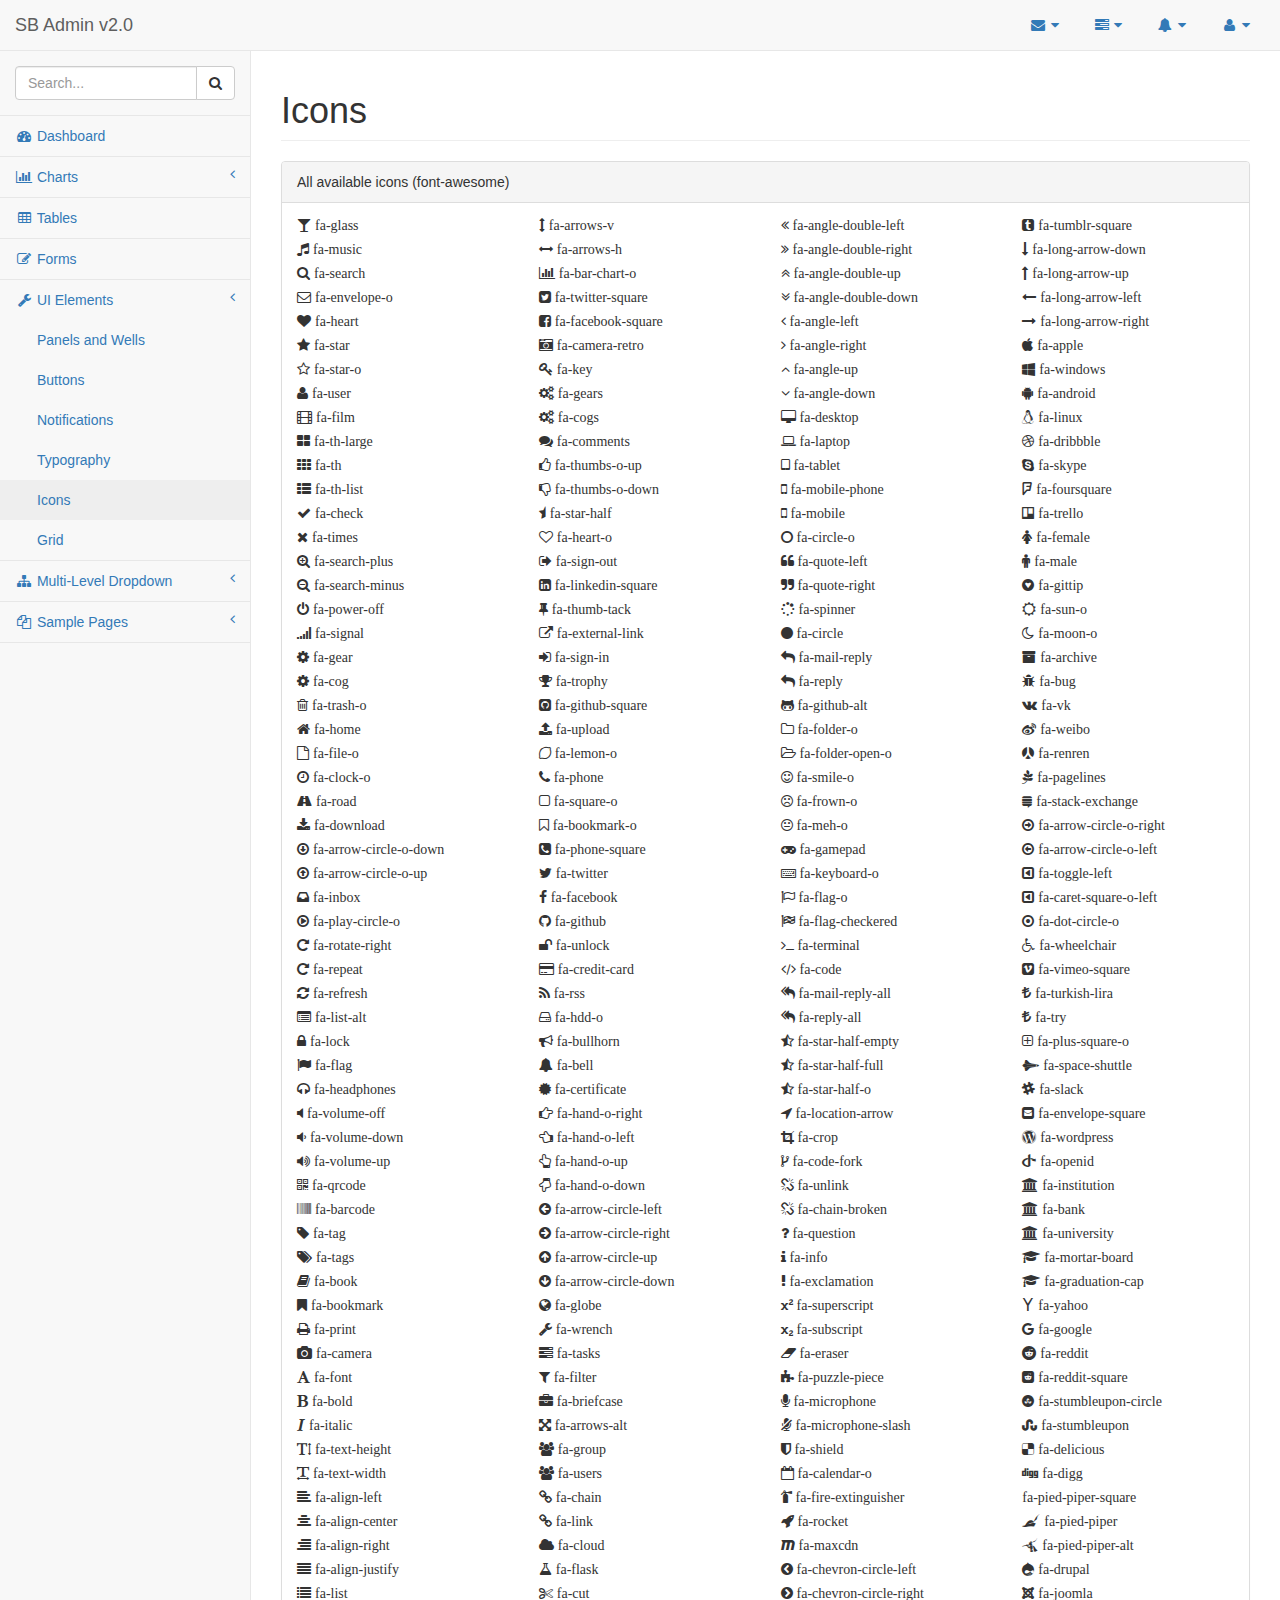
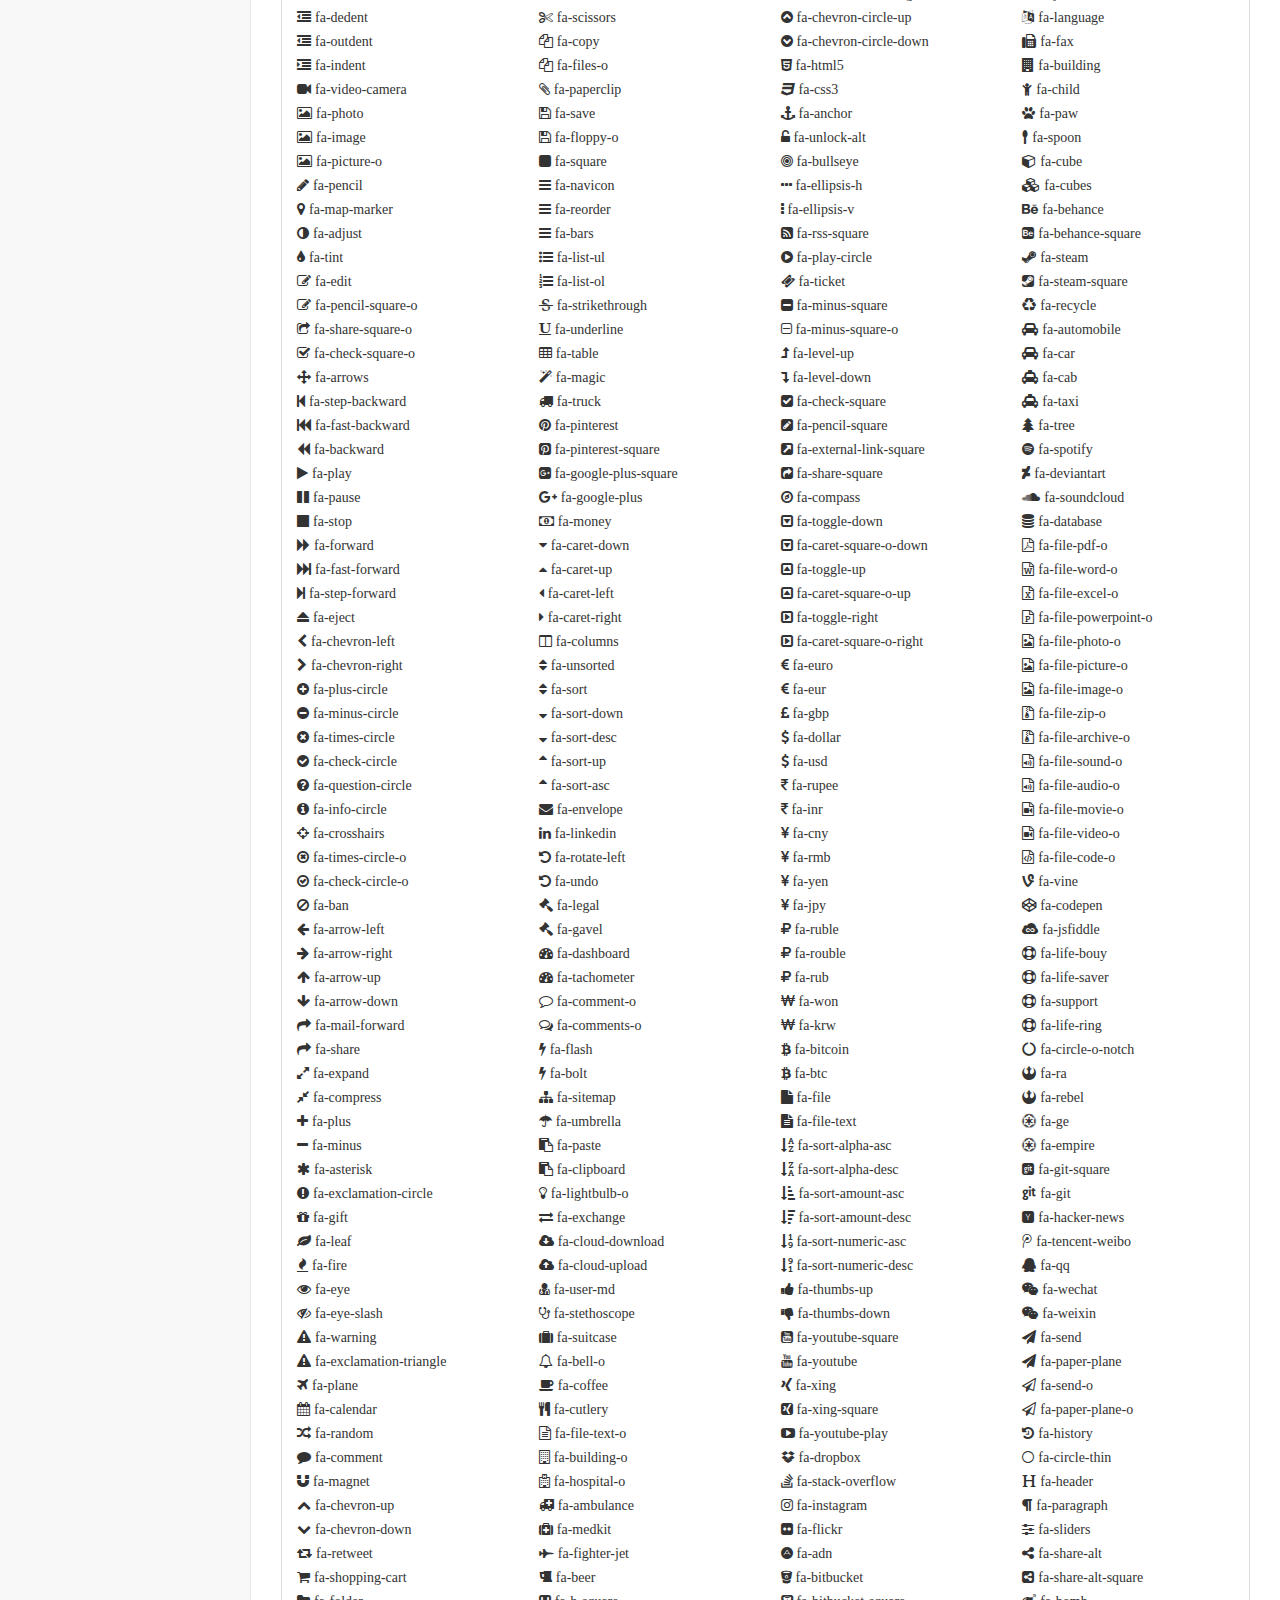
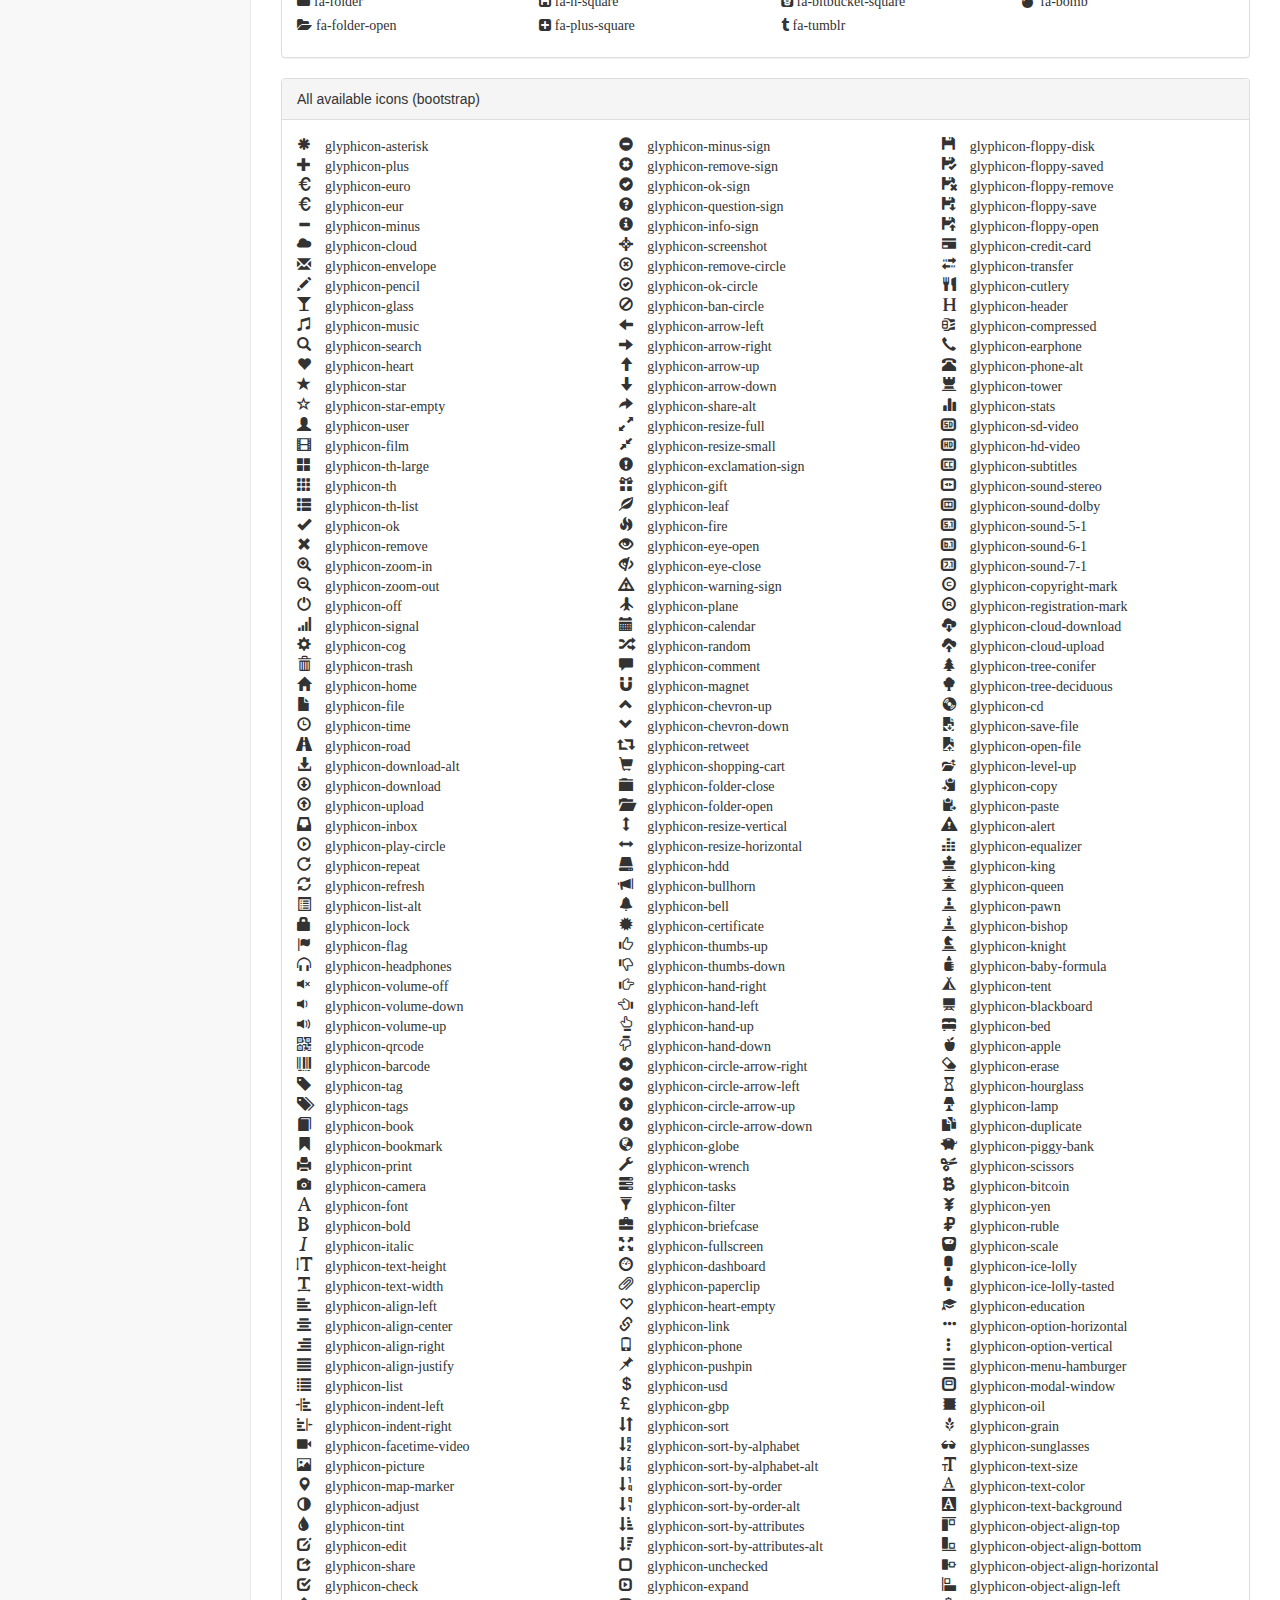
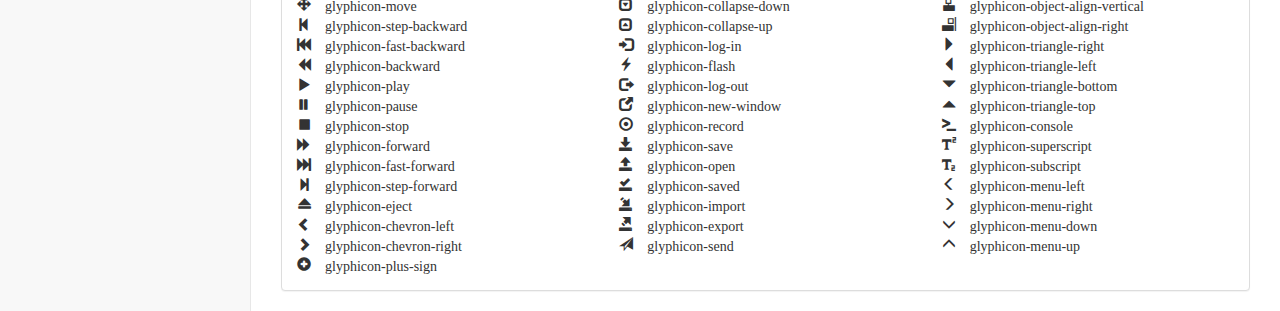
<file: admin/pages/icons.html>
<!DOCTYPE html>
<html lang="en">

<head>

    <meta charset="utf-8">
    <meta http-equiv="X-UA-Compatible" content="IE=edge">
    <meta name="viewport" content="width=device-width, initial-scale=1">
    <meta name="description" content="">
    <meta name="author" content="">

    <title>SB Admin 2 - Bootstrap Admin Theme</title>

    <!-- Bootstrap Core CSS -->
    <link href="../vendor/bootstrap/css/bootstrap.min.css" rel="stylesheet">

    <!-- MetisMenu CSS -->
    <link href="../vendor/metisMenu/metisMenu.min.css" rel="stylesheet">

    <!-- Custom CSS -->
    <link href="../dist/css/sb-admin-2.css" rel="stylesheet">

    <!-- Custom Fonts -->
    <link href="../vendor/font-awesome/css/font-awesome.min.css" rel="stylesheet" type="text/css">

    <!-- HTML5 Shim and Respond.js IE8 support of HTML5 elements and media queries -->
    <!-- WARNING: Respond.js doesn't work if you view the page via file:// -->
    <!--[if lt IE 9]>
        <script src="https://oss.maxcdn.com/libs/html5shiv/3.7.0/html5shiv.js"></script>
        <script src="https://oss.maxcdn.com/libs/respond.js/1.4.2/respond.min.js"></script>
    <![endif]-->

</head>

<body>

    <div id="wrapper">

        <!-- Navigation -->
        <nav class="navbar navbar-default navbar-static-top" role="navigation" style="margin-bottom: 0">
            <div class="navbar-header">
                <button type="button" class="navbar-toggle" data-toggle="collapse" data-target=".navbar-collapse">
                    <span class="sr-only">Toggle navigation</span>
                    <span class="icon-bar"></span>
                    <span class="icon-bar"></span>
                    <span class="icon-bar"></span>
                </button>
                <a class="navbar-brand" href="index.html">SB Admin v2.0</a>
            </div>
            <!-- /.navbar-header -->

            <ul class="nav navbar-top-links navbar-right">
                <li class="dropdown">
                    <a class="dropdown-toggle" data-toggle="dropdown" href="#">
                        <i class="fa fa-envelope fa-fw"></i> <i class="fa fa-caret-down"></i>
                    </a>
                    <ul class="dropdown-menu dropdown-messages">
                        <li>
                            <a href="#">
                                <div>
                                    <strong>John Smith</strong>
                                    <span class="pull-right text-muted">
                                            <em>Yesterday</em>
                                        </span>
                                </div>
                                <div>Lorem ipsum dolor sit amet, consectetur adipiscing elit. Pellentesque eleifend...</div>
                            </a>
                        </li>
                        <li class="divider"></li>
                        <li>
                            <a href="#">
                                <div>
                                    <strong>John Smith</strong>
                                    <span class="pull-right text-muted">
                                            <em>Yesterday</em>
                                        </span>
                                </div>
                                <div>Lorem ipsum dolor sit amet, consectetur adipiscing elit. Pellentesque eleifend...</div>
                            </a>
                        </li>
                        <li class="divider"></li>
                        <li>
                            <a href="#">
                                <div>
                                    <strong>John Smith</strong>
                                    <span class="pull-right text-muted">
                                            <em>Yesterday</em>
                                        </span>
                                </div>
                                <div>Lorem ipsum dolor sit amet, consectetur adipiscing elit. Pellentesque eleifend...</div>
                            </a>
                        </li>
                        <li class="divider"></li>
                        <li>
                            <a class="text-center" href="#">
                                <strong>Read All Messages</strong>
                                <i class="fa fa-angle-right"></i>
                            </a>
                        </li>
                    </ul>
                    <!-- /.dropdown-messages -->
                </li>
                <!-- /.dropdown -->
                <li class="dropdown">
                    <a class="dropdown-toggle" data-toggle="dropdown" href="#">
                        <i class="fa fa-tasks fa-fw"></i> <i class="fa fa-caret-down"></i>
                    </a>
                    <ul class="dropdown-menu dropdown-tasks">
                        <li>
                            <a href="#">
                                <div>
                                    <p>
                                        <strong>Task 1</strong>
                                        <span class="pull-right text-muted">40% Complete</span>
                                    </p>
                                    <div class="progress progress-striped active">
                                        <div class="progress-bar progress-bar-success" role="progressbar" aria-valuenow="40" aria-valuemin="0" aria-valuemax="100" style="width: 40%">
                                            <span class="sr-only">40% Complete (success)</span>
                                        </div>
                                    </div>
                                </div>
                            </a>
                        </li>
                        <li class="divider"></li>
                        <li>
                            <a href="#">
                                <div>
                                    <p>
                                        <strong>Task 2</strong>
                                        <span class="pull-right text-muted">20% Complete</span>
                                    </p>
                                    <div class="progress progress-striped active">
                                        <div class="progress-bar progress-bar-info" role="progressbar" aria-valuenow="20" aria-valuemin="0" aria-valuemax="100" style="width: 20%">
                                            <span class="sr-only">20% Complete</span>
                                        </div>
                                    </div>
                                </div>
                            </a>
                        </li>
                        <li class="divider"></li>
                        <li>
                            <a href="#">
                                <div>
                                    <p>
                                        <strong>Task 3</strong>
                                        <span class="pull-right text-muted">60% Complete</span>
                                    </p>
                                    <div class="progress progress-striped active">
                                        <div class="progress-bar progress-bar-warning" role="progressbar" aria-valuenow="60" aria-valuemin="0" aria-valuemax="100" style="width: 60%">
                                            <span class="sr-only">60% Complete (warning)</span>
                                        </div>
                                    </div>
                                </div>
                            </a>
                        </li>
                        <li class="divider"></li>
                        <li>
                            <a href="#">
                                <div>
                                    <p>
                                        <strong>Task 4</strong>
                                        <span class="pull-right text-muted">80% Complete</span>
                                    </p>
                                    <div class="progress progress-striped active">
                                        <div class="progress-bar progress-bar-danger" role="progressbar" aria-valuenow="80" aria-valuemin="0" aria-valuemax="100" style="width: 80%">
                                            <span class="sr-only">80% Complete (danger)</span>
                                        </div>
                                    </div>
                                </div>
                            </a>
                        </li>
                        <li class="divider"></li>
                        <li>
                            <a class="text-center" href="#">
                                <strong>See All Tasks</strong>
                                <i class="fa fa-angle-right"></i>
                            </a>
                        </li>
                    </ul>
                    <!-- /.dropdown-tasks -->
                </li>
                <!-- /.dropdown -->
                <li class="dropdown">
                    <a class="dropdown-toggle" data-toggle="dropdown" href="#">
                        <i class="fa fa-bell fa-fw"></i> <i class="fa fa-caret-down"></i>
                    </a>
                    <ul class="dropdown-menu dropdown-alerts">
                        <li>
                            <a href="#">
                                <div>
                                    <i class="fa fa-comment fa-fw"></i> New Comment
                                    <span class="pull-right text-muted small">4 minutes ago</span>
                                </div>
                            </a>
                        </li>
                        <li class="divider"></li>
                        <li>
                            <a href="#">
                                <div>
                                    <i class="fa fa-twitter fa-fw"></i> 3 New Followers
                                    <span class="pull-right text-muted small">12 minutes ago</span>
                                </div>
                            </a>
                        </li>
                        <li class="divider"></li>
                        <li>
                            <a href="#">
                                <div>
                                    <i class="fa fa-envelope fa-fw"></i> Message Sent
                                    <span class="pull-right text-muted small">4 minutes ago</span>
                                </div>
                            </a>
                        </li>
                        <li class="divider"></li>
                        <li>
                            <a href="#">
                                <div>
                                    <i class="fa fa-tasks fa-fw"></i> New Task
                                    <span class="pull-right text-muted small">4 minutes ago</span>
                                </div>
                            </a>
                        </li>
                        <li class="divider"></li>
                        <li>
                            <a href="#">
                                <div>
                                    <i class="fa fa-upload fa-fw"></i> Server Rebooted
                                    <span class="pull-right text-muted small">4 minutes ago</span>
                                </div>
                            </a>
                        </li>
                        <li class="divider"></li>
                        <li>
                            <a class="text-center" href="#">
                                <strong>See All Alerts</strong>
                                <i class="fa fa-angle-right"></i>
                            </a>
                        </li>
                    </ul>
                    <!-- /.dropdown-alerts -->
                </li>
                <!-- /.dropdown -->
                <li class="dropdown">
                    <a class="dropdown-toggle" data-toggle="dropdown" href="#">
                        <i class="fa fa-user fa-fw"></i> <i class="fa fa-caret-down"></i>
                    </a>
                    <ul class="dropdown-menu dropdown-user">
                        <li><a href="#"><i class="fa fa-user fa-fw"></i> User Profile</a>
                        </li>
                        <li><a href="#"><i class="fa fa-gear fa-fw"></i> Settings</a>
                        </li>
                        <li class="divider"></li>
                        <li><a href="login.html"><i class="fa fa-sign-out fa-fw"></i> Logout</a>
                        </li>
                    </ul>
                    <!-- /.dropdown-user -->
                </li>
                <!-- /.dropdown -->
            </ul>
            <!-- /.navbar-top-links -->

            <div class="navbar-default sidebar" role="navigation">
                <div class="sidebar-nav navbar-collapse">
                    <ul class="nav" id="side-menu">
                        <li class="sidebar-search">
                            <div class="input-group custom-search-form">
                                <input type="text" class="form-control" placeholder="Search...">
                                <span class="input-group-btn">
                                    <button class="btn btn-default" type="button">
                                        <i class="fa fa-search"></i>
                                    </button>
                                </span>
                            </div>
                            <!-- /input-group -->
                        </li>
                        <li>
                            <a href="index.html"><i class="fa fa-dashboard fa-fw"></i> Dashboard</a>
                        </li>
                        <li>
                            <a href="#"><i class="fa fa-bar-chart-o fa-fw"></i> Charts<span class="fa arrow"></span></a>
                            <ul class="nav nav-second-level">
                                <li>
                                    <a href="flot.html">Flot Charts</a>
                                </li>
                                <li>
                                    <a href="morris.html">Morris.js Charts</a>
                                </li>
                            </ul>
                            <!-- /.nav-second-level -->
                        </li>
                        <li>
                            <a href="tables.html"><i class="fa fa-table fa-fw"></i> Tables</a>
                        </li>
                        <li>
                            <a href="forms.html"><i class="fa fa-edit fa-fw"></i> Forms</a>
                        </li>
                        <li>
                            <a href="#"><i class="fa fa-wrench fa-fw"></i> UI Elements<span class="fa arrow"></span></a>
                            <ul class="nav nav-second-level">
                                <li>
                                    <a href="panels-wells.html">Panels and Wells</a>
                                </li>
                                <li>
                                    <a href="buttons.html">Buttons</a>
                                </li>
                                <li>
                                    <a href="notifications.html">Notifications</a>
                                </li>
                                <li>
                                    <a href="typography.html">Typography</a>
                                </li>
                                <li>
                                    <a href="icons.html"> Icons</a>
                                </li>
                                <li>
                                    <a href="grid.html">Grid</a>
                                </li>
                            </ul>
                            <!-- /.nav-second-level -->
                        </li>
                        <li>
                            <a href="#"><i class="fa fa-sitemap fa-fw"></i> Multi-Level Dropdown<span class="fa arrow"></span></a>
                            <ul class="nav nav-second-level">
                                <li>
                                    <a href="#">Second Level Item</a>
                                </li>
                                <li>
                                    <a href="#">Second Level Item</a>
                                </li>
                                <li>
                                    <a href="#">Third Level <span class="fa arrow"></span></a>
                                    <ul class="nav nav-third-level">
                                        <li>
                                            <a href="#">Third Level Item</a>
                                        </li>
                                        <li>
                                            <a href="#">Third Level Item</a>
                                        </li>
                                        <li>
                                            <a href="#">Third Level Item</a>
                                        </li>
                                        <li>
                                            <a href="#">Third Level Item</a>
                                        </li>
                                    </ul>
                                    <!-- /.nav-third-level -->
                                </li>
                            </ul>
                            <!-- /.nav-second-level -->
                        </li>
                        <li>
                            <a href="#"><i class="fa fa-files-o fa-fw"></i> Sample Pages<span class="fa arrow"></span></a>
                            <ul class="nav nav-second-level">
                                <li>
                                    <a href="blank.html">Blank Page</a>
                                </li>
                                <li>
                                    <a href="login.html">Login Page</a>
                                </li>
                            </ul>
                            <!-- /.nav-second-level -->
                        </li>
                    </ul>
                </div>
                <!-- /.sidebar-collapse -->
            </div>
            <!-- /.navbar-static-side -->
        </nav>

        <div id="page-wrapper">
            <div class="row">
                <div class="col-lg-12">
                    <h1 class="page-header">Icons</h1>
                </div>
                <!-- /.col-lg-12 -->
            </div>
            <!-- /.row -->
            <div class="row">
                <div class="col-lg-12">
                    <div class="panel panel-default">
                        <div class="panel-heading">
                            All available icons (font-awesome)
                        </div>
                        <div class="panel-body">
                            <div class="row">
                                <div class="fa col-lg-3">
                                    <p class="fa fa-glass"> fa-glass </p>
                                    <br/>
                                    <p class="fa fa-music"> fa-music </p>
                                    <br/>
                                    <p class="fa fa-search"> fa-search </p>
                                    <br/>
                                    <p class="fa fa-envelope-o"> fa-envelope-o </p>
                                    <br/>
                                    <p class="fa fa-heart"> fa-heart </p>
                                    <br/>
                                    <p class="fa fa-star"> fa-star </p>
                                    <br/>
                                    <p class="fa fa-star-o"> fa-star-o </p>
                                    <br/>
                                    <p class="fa fa-user"> fa-user </p>
                                    <br/>
                                    <p class="fa fa-film"> fa-film </p>
                                    <br/>
                                    <p class="fa fa-th-large"> fa-th-large </p>
                                    <br/>
                                    <p class="fa fa-th"> fa-th </p>
                                    <br/>
                                    <p class="fa fa-th-list"> fa-th-list </p>
                                    <br/>
                                    <p class="fa fa-check"> fa-check </p>
                                    <br/>
                                    <p class="fa fa-times"> fa-times </p>
                                    <br/>
                                    <p class="fa fa-search-plus"> fa-search-plus </p>
                                    <br/>
                                    <p class="fa fa-search-minus"> fa-search-minus </p>
                                    <br/>
                                    <p class="fa fa-power-off"> fa-power-off </p>
                                    <br/>
                                    <p class="fa fa-signal"> fa-signal </p>
                                    <br/>
                                    <p class="fa fa-gear"> fa-gear </p>
                                    <br/>
                                    <p class="fa fa-cog"> fa-cog </p>
                                    <br/>
                                    <p class="fa fa-trash-o"> fa-trash-o </p>
                                    <br/>
                                    <p class="fa fa-home"> fa-home </p>
                                    <br/>
                                    <p class="fa fa-file-o"> fa-file-o </p>
                                    <br/>
                                    <p class="fa fa-clock-o"> fa-clock-o </p>
                                    <br/>
                                    <p class="fa fa-road"> fa-road </p>
                                    <br/>
                                    <p class="fa fa-download"> fa-download </p>
                                    <br/>
                                    <p class="fa fa-arrow-circle-o-down"> fa-arrow-circle-o-down </p>
                                    <br/>
                                    <p class="fa fa-arrow-circle-o-up"> fa-arrow-circle-o-up </p>
                                    <br/>
                                    <p class="fa fa-inbox"> fa-inbox </p>
                                    <br/>
                                    <p class="fa fa-play-circle-o"> fa-play-circle-o </p>
                                    <br/>
                                    <p class="fa fa-rotate-right"> fa-rotate-right </p>
                                    <br/>
                                    <p class="fa fa-repeat"> fa-repeat </p>
                                    <br/>
                                    <p class="fa fa-refresh"> fa-refresh </p>
                                    <br/>
                                    <p class="fa fa-list-alt"> fa-list-alt </p>
                                    <br/>
                                    <p class="fa fa-lock"> fa-lock </p>
                                    <br/>
                                    <p class="fa fa-flag"> fa-flag </p>
                                    <br/>
                                    <p class="fa fa-headphones"> fa-headphones </p>
                                    <br/>
                                    <p class="fa fa-volume-off"> fa-volume-off </p>
                                    <br/>
                                    <p class="fa fa-volume-down"> fa-volume-down </p>
                                    <br/>
                                    <p class="fa fa-volume-up"> fa-volume-up </p>
                                    <br/>
                                    <p class="fa fa-qrcode"> fa-qrcode </p>
                                    <br/>
                                    <p class="fa fa-barcode"> fa-barcode </p>
                                    <br/>
                                    <p class="fa fa-tag"> fa-tag </p>
                                    <br/>
                                    <p class="fa fa-tags"> fa-tags </p>
                                    <br/>
                                    <p class="fa fa-book"> fa-book </p>
                                    <br/>
                                    <p class="fa fa-bookmark"> fa-bookmark </p>
                                    <br/>
                                    <p class="fa fa-print"> fa-print </p>
                                    <br/>
                                    <p class="fa fa-camera"> fa-camera </p>
                                    <br/>
                                    <p class="fa fa-font"> fa-font </p>
                                    <br/>
                                    <p class="fa fa-bold"> fa-bold </p>
                                    <br/>
                                    <p class="fa fa-italic"> fa-italic </p>
                                    <br/>
                                    <p class="fa fa-text-height"> fa-text-height </p>
                                    <br/>
                                    <p class="fa fa-text-width"> fa-text-width </p>
                                    <br/>
                                    <p class="fa fa-align-left"> fa-align-left </p>
                                    <br/>
                                    <p class="fa fa-align-center"> fa-align-center </p>
                                    <br/>
                                    <p class="fa fa-align-right"> fa-align-right </p>
                                    <br/>
                                    <p class="fa fa-align-justify"> fa-align-justify </p>
                                    <br/>
                                    <p class="fa fa-list"> fa-list </p>
                                    <br/>
                                    <p class="fa fa-dedent"> fa-dedent </p>
                                    <br/>
                                    <p class="fa fa-outdent"> fa-outdent </p>
                                    <br/>
                                    <p class="fa fa-indent"> fa-indent </p>
                                    <br/>
                                    <p class="fa fa-video-camera"> fa-video-camera </p>
                                    <br/>
                                    <p class="fa fa-photo"> fa-photo </p>
                                    <br/>
                                    <p class="fa fa-image"> fa-image </p>
                                    <br/>
                                    <p class="fa fa-picture-o"> fa-picture-o </p>
                                    <br/>
                                    <p class="fa fa-pencil"> fa-pencil </p>
                                    <br/>
                                    <p class="fa fa-map-marker"> fa-map-marker </p>
                                    <br/>
                                    <p class="fa fa-adjust"> fa-adjust </p>
                                    <br/>
                                    <p class="fa fa-tint"> fa-tint </p>
                                    <br/>
                                    <p class="fa fa-edit"> fa-edit </p>
                                    <br/>
                                    <p class="fa fa-pencil-square-o"> fa-pencil-square-o </p>
                                    <br/>
                                    <p class="fa fa-share-square-o"> fa-share-square-o </p>
                                    <br/>
                                    <p class="fa fa-check-square-o"> fa-check-square-o </p>
                                    <br/>
                                    <p class="fa fa-arrows"> fa-arrows </p>
                                    <br/>
                                    <p class="fa fa-step-backward"> fa-step-backward </p>
                                    <br/>
                                    <p class="fa fa-fast-backward"> fa-fast-backward </p>
                                    <br/>
                                    <p class="fa fa-backward"> fa-backward </p>
                                    <br/>
                                    <p class="fa fa-play"> fa-play </p>
                                    <br/>
                                    <p class="fa fa-pause"> fa-pause </p>
                                    <br/>
                                    <p class="fa fa-stop"> fa-stop </p>
                                    <br/>
                                    <p class="fa fa-forward"> fa-forward </p>
                                    <br/>
                                    <p class="fa fa-fast-forward"> fa-fast-forward </p>
                                    <br/>
                                    <p class="fa fa-step-forward"> fa-step-forward </p>
                                    <br/>
                                    <p class="fa fa-eject"> fa-eject </p>
                                    <br/>
                                    <p class="fa fa-chevron-left"> fa-chevron-left </p>
                                    <br/>
                                    <p class="fa fa-chevron-right"> fa-chevron-right </p>
                                    <br/>
                                    <p class="fa fa-plus-circle"> fa-plus-circle </p>
                                    <br/>
                                    <p class="fa fa-minus-circle"> fa-minus-circle </p>
                                    <br/>
                                    <p class="fa fa-times-circle"> fa-times-circle </p>
                                    <br/>
                                    <p class="fa fa-check-circle"> fa-check-circle </p>
                                    <br/>
                                    <p class="fa fa-question-circle"> fa-question-circle </p>
                                    <br/>
                                    <p class="fa fa-info-circle"> fa-info-circle </p>
                                    <br/>
                                    <p class="fa fa-crosshairs"> fa-crosshairs </p>
                                    <br/>
                                    <p class="fa fa-times-circle-o"> fa-times-circle-o </p>
                                    <br/>
                                    <p class="fa fa-check-circle-o"> fa-check-circle-o </p>
                                    <br/>
                                    <p class="fa fa-ban"> fa-ban </p>
                                    <br/>
                                    <p class="fa fa-arrow-left"> fa-arrow-left </p>
                                    <br/>
                                    <p class="fa fa-arrow-right"> fa-arrow-right </p>
                                    <br/>
                                    <p class="fa fa-arrow-up"> fa-arrow-up </p>
                                    <br/>
                                    <p class="fa fa-arrow-down"> fa-arrow-down </p>
                                    <br/>
                                    <p class="fa fa-mail-forward"> fa-mail-forward </p>
                                    <br/>
                                    <p class="fa fa-share"> fa-share </p>
                                    <br/>
                                    <p class="fa fa-expand"> fa-expand </p>
                                    <br/>
                                    <p class="fa fa-compress"> fa-compress </p>
                                    <br/>
                                    <p class="fa fa-plus"> fa-plus </p>
                                    <br/>
                                    <p class="fa fa-minus"> fa-minus </p>
                                    <br/>
                                    <p class="fa fa-asterisk"> fa-asterisk </p>
                                    <br/>
                                    <p class="fa fa-exclamation-circle"> fa-exclamation-circle </p>
                                    <br/>
                                    <p class="fa fa-gift"> fa-gift </p>
                                    <br/>
                                    <p class="fa fa-leaf"> fa-leaf </p>
                                    <br/>
                                    <p class="fa fa-fire"> fa-fire </p>
                                    <br/>
                                    <p class="fa fa-eye"> fa-eye </p>
                                    <br/>
                                    <p class="fa fa-eye-slash"> fa-eye-slash </p>
                                    <br/>
                                    <p class="fa fa-warning"> fa-warning </p>
                                    <br/>
                                    <p class="fa fa-exclamation-triangle"> fa-exclamation-triangle </p>
                                    <br/>
                                    <p class="fa fa-plane"> fa-plane </p>
                                    <br/>
                                    <p class="fa fa-calendar"> fa-calendar </p>
                                    <br/>
                                    <p class="fa fa-random"> fa-random </p>
                                    <br/>
                                    <p class="fa fa-comment"> fa-comment </p>
                                    <br/>
                                    <p class="fa fa-magnet"> fa-magnet </p>
                                    <br/>
                                    <p class="fa fa-chevron-up"> fa-chevron-up </p>
                                    <br/>
                                    <p class="fa fa-chevron-down"> fa-chevron-down </p>
                                    <br/>
                                    <p class="fa fa-retweet"> fa-retweet </p>
                                    <br/>
                                    <p class="fa fa-shopping-cart"> fa-shopping-cart </p>
                                    <br/>
                                    <p class="fa fa-folder"> fa-folder </p>
                                    <br/>
                                    <p class="fa fa-folder-open"> fa-folder-open </p>
                                    <br/>
                                </div>
                                <!-- /.col-lg-6 (nested) -->
                                <div class="fa col-lg-3">
                                    <p class="fa fa-arrows-v"> fa-arrows-v </p>
                                    <br/>
                                    <p class="fa fa-arrows-h"> fa-arrows-h </p>
                                    <br/>
                                    <p class="fa fa-bar-chart-o"> fa-bar-chart-o </p>
                                    <br/>
                                    <p class="fa fa-twitter-square"> fa-twitter-square </p>
                                    <br/>
                                    <p class="fa fa-facebook-square"> fa-facebook-square </p>
                                    <br/>
                                    <p class="fa fa-camera-retro"> fa-camera-retro </p>
                                    <br/>
                                    <p class="fa fa-key"> fa-key </p>
                                    <br/>
                                    <p class="fa fa-gears"> fa-gears </p>
                                    <br/>
                                    <p class="fa fa-cogs"> fa-cogs </p>
                                    <br/>
                                    <p class="fa fa-comments"> fa-comments </p>
                                    <br/>
                                    <p class="fa fa-thumbs-o-up"> fa-thumbs-o-up </p>
                                    <br/>
                                    <p class="fa fa-thumbs-o-down"> fa-thumbs-o-down </p>
                                    <br/>
                                    <p class="fa fa-star-half"> fa-star-half </p>
                                    <br/>
                                    <p class="fa fa-heart-o"> fa-heart-o </p>
                                    <br/>
                                    <p class="fa fa-sign-out"> fa-sign-out </p>
                                    <br/>
                                    <p class="fa fa-linkedin-square"> fa-linkedin-square </p>
                                    <br/>
                                    <p class="fa fa-thumb-tack"> fa-thumb-tack </p>
                                    <br/>
                                    <p class="fa fa-external-link"> fa-external-link </p>
                                    <br/>
                                    <p class="fa fa-sign-in"> fa-sign-in </p>
                                    <br/>
                                    <p class="fa fa-trophy"> fa-trophy </p>
                                    <br/>
                                    <p class="fa fa-github-square"> fa-github-square </p>
                                    <br/>
                                    <p class="fa fa-upload"> fa-upload </p>
                                    <br/>
                                    <p class="fa fa-lemon-o"> fa-lemon-o </p>
                                    <br/>
                                    <p class="fa fa-phone"> fa-phone </p>
                                    <br/>
                                    <p class="fa fa-square-o"> fa-square-o </p>
                                    <br/>
                                    <p class="fa fa-bookmark-o"> fa-bookmark-o </p>
                                    <br/>
                                    <p class="fa fa-phone-square"> fa-phone-square </p>
                                    <br/>
                                    <p class="fa fa-twitter"> fa-twitter </p>
                                    <br/>
                                    <p class="fa fa-facebook"> fa-facebook </p>
                                    <br/>
                                    <p class="fa fa-github"> fa-github </p>
                                    <br/>
                                    <p class="fa fa-unlock"> fa-unlock </p>
                                    <br/>
                                    <p class="fa fa-credit-card"> fa-credit-card </p>
                                    <br/>
                                    <p class="fa fa-rss"> fa-rss </p>
                                    <br/>
                                    <p class="fa fa-hdd-o"> fa-hdd-o </p>
                                    <br/>
                                    <p class="fa fa-bullhorn"> fa-bullhorn </p>
                                    <br/>
                                    <p class="fa fa-bell"> fa-bell </p>
                                    <br/>
                                    <p class="fa fa-certificate"> fa-certificate </p>
                                    <br/>
                                    <p class="fa fa-hand-o-right"> fa-hand-o-right </p>
                                    <br/>
                                    <p class="fa fa-hand-o-left"> fa-hand-o-left </p>
                                    <br/>
                                    <p class="fa fa-hand-o-up"> fa-hand-o-up </p>
                                    <br/>
                                    <p class="fa fa-hand-o-down"> fa-hand-o-down </p>
                                    <br/>
                                    <p class="fa fa-arrow-circle-left"> fa-arrow-circle-left </p>
                                    <br/>
                                    <p class="fa fa-arrow-circle-right"> fa-arrow-circle-right </p>
                                    <br/>
                                    <p class="fa fa-arrow-circle-up"> fa-arrow-circle-up </p>
                                    <br/>
                                    <p class="fa fa-arrow-circle-down"> fa-arrow-circle-down </p>
                                    <br/>
                                    <p class="fa fa-globe"> fa-globe </p>
                                    <br/>
                                    <p class="fa fa-wrench"> fa-wrench </p>
                                    <br/>
                                    <p class="fa fa-tasks"> fa-tasks </p>
                                    <br/>
                                    <p class="fa fa-filter"> fa-filter </p>
                                    <br/>
                                    <p class="fa fa-briefcase"> fa-briefcase </p>
                                    <br/>
                                    <p class="fa fa-arrows-alt"> fa-arrows-alt </p>
                                    <br/>
                                    <p class="fa fa-group"> fa-group </p>
                                    <br/>
                                    <p class="fa fa-users"> fa-users </p>
                                    <br/>
                                    <p class="fa fa-chain"> fa-chain </p>
                                    <br/>
                                    <p class="fa fa-link"> fa-link </p>
                                    <br/>
                                    <p class="fa fa-cloud"> fa-cloud </p>
                                    <br/>
                                    <p class="fa fa-flask"> fa-flask </p>
                                    <br/>
                                    <p class="fa fa-cut"> fa-cut </p>
                                    <br/>
                                    <p class="fa fa-scissors"> fa-scissors </p>
                                    <br/>
                                    <p class="fa fa-copy"> fa-copy </p>
                                    <br/>
                                    <p class="fa fa-files-o"> fa-files-o </p>
                                    <br/>
                                    <p class="fa fa-paperclip"> fa-paperclip </p>
                                    <br/>
                                    <p class="fa fa-save"> fa-save </p>
                                    <br/>
                                    <p class="fa fa-floppy-o"> fa-floppy-o </p>
                                    <br/>
                                    <p class="fa fa-square"> fa-square </p>
                                    <br/>
                                    <p class="fa fa-navicon"> fa-navicon </p>
                                    <br/>
                                    <p class="fa fa-reorder"> fa-reorder </p>
                                    <br/>
                                    <p class="fa fa-bars"> fa-bars </p>
                                    <br/>
                                    <p class="fa fa-list-ul"> fa-list-ul </p>
                                    <br/>
                                    <p class="fa fa-list-ol"> fa-list-ol </p>
                                    <br/>
                                    <p class="fa fa-strikethrough"> fa-strikethrough </p>
                                    <br/>
                                    <p class="fa fa-underline"> fa-underline </p>
                                    <br/>
                                    <p class="fa fa-table"> fa-table </p>
                                    <br/>
                                    <p class="fa fa-magic"> fa-magic </p>
                                    <br/>
                                    <p class="fa fa-truck"> fa-truck </p>
                                    <br/>
                                    <p class="fa fa-pinterest"> fa-pinterest </p>
                                    <br/>
                                    <p class="fa fa-pinterest-square"> fa-pinterest-square </p>
                                    <br/>
                                    <p class="fa fa-google-plus-square"> fa-google-plus-square </p>
                                    <br/>
                                    <p class="fa fa-google-plus"> fa-google-plus </p>
                                    <br/>
                                    <p class="fa fa-money"> fa-money </p>
                                    <br/>
                                    <p class="fa fa-caret-down"> fa-caret-down </p>
                                    <br/>
                                    <p class="fa fa-caret-up"> fa-caret-up </p>
                                    <br/>
                                    <p class="fa fa-caret-left"> fa-caret-left </p>
                                    <br/>
                                    <p class="fa fa-caret-right"> fa-caret-right </p>
                                    <br/>
                                    <p class="fa fa-columns"> fa-columns </p>
                                    <br/>
                                    <p class="fa fa-unsorted"> fa-unsorted </p>
                                    <br/>
                                    <p class="fa fa-sort"> fa-sort </p>
                                    <br/>
                                    <p class="fa fa-sort-down"> fa-sort-down </p>
                                    <br/>
                                    <p class="fa fa-sort-desc"> fa-sort-desc </p>
                                    <br/>
                                    <p class="fa fa-sort-up"> fa-sort-up </p>
                                    <br/>
                                    <p class="fa fa-sort-asc"> fa-sort-asc </p>
                                    <br/>
                                    <p class="fa fa-envelope"> fa-envelope </p>
                                    <br/>
                                    <p class="fa fa-linkedin"> fa-linkedin </p>
                                    <br/>
                                    <p class="fa fa-rotate-left"> fa-rotate-left </p>
                                    <br/>
                                    <p class="fa fa-undo"> fa-undo </p>
                                    <br/>
                                    <p class="fa fa-legal"> fa-legal </p>
                                    <br/>
                                    <p class="fa fa-gavel"> fa-gavel </p>
                                    <br/>
                                    <p class="fa fa-dashboard"> fa-dashboard </p>
                                    <br/>
                                    <p class="fa fa-tachometer"> fa-tachometer </p>
                                    <br/>
                                    <p class="fa fa-comment-o"> fa-comment-o </p>
                                    <br/>
                                    <p class="fa fa-comments-o"> fa-comments-o </p>
                                    <br/>
                                    <p class="fa fa-flash"> fa-flash </p>
                                    <br/>
                                    <p class="fa fa-bolt"> fa-bolt </p>
                                    <br/>
                                    <p class="fa fa-sitemap"> fa-sitemap </p>
                                    <br/>
                                    <p class="fa fa-umbrella"> fa-umbrella </p>
                                    <br/>
                                    <p class="fa fa-paste"> fa-paste </p>
                                    <br/>
                                    <p class="fa fa-clipboard"> fa-clipboard </p>
                                    <br/>
                                    <p class="fa fa-lightbulb-o"> fa-lightbulb-o </p>
                                    <br/>
                                    <p class="fa fa-exchange"> fa-exchange </p>
                                    <br/>
                                    <p class="fa fa-cloud-download"> fa-cloud-download </p>
                                    <br/>
                                    <p class="fa fa-cloud-upload"> fa-cloud-upload </p>
                                    <br/>
                                    <p class="fa fa-user-md"> fa-user-md </p>
                                    <br/>
                                    <p class="fa fa-stethoscope"> fa-stethoscope </p>
                                    <br/>
                                    <p class="fa fa-suitcase"> fa-suitcase </p>
                                    <br/>
                                    <p class="fa fa-bell-o"> fa-bell-o </p>
                                    <br/>
                                    <p class="fa fa-coffee"> fa-coffee </p>
                                    <br/>
                                    <p class="fa fa-cutlery"> fa-cutlery </p>
                                    <br/>
                                    <p class="fa fa-file-text-o"> fa-file-text-o </p>
                                    <br/>
                                    <p class="fa fa-building-o"> fa-building-o </p>
                                    <br/>
                                    <p class="fa fa-hospital-o"> fa-hospital-o </p>
                                    <br/>
                                    <p class="fa fa-ambulance"> fa-ambulance </p>
                                    <br/>
                                    <p class="fa fa-medkit"> fa-medkit </p>
                                    <br/>
                                    <p class="fa fa-fighter-jet"> fa-fighter-jet </p>
                                    <br/>
                                    <p class="fa fa-beer"> fa-beer </p>
                                    <br/>
                                    <p class="fa fa-h-square"> fa-h-square </p>
                                    <br/>
                                    <p class="fa fa-plus-square"> fa-plus-square </p>
                                    <br/>
                                </div>
                                <div class="fa col-lg-3">
                                    <p class="fa fa-angle-double-left"> fa-angle-double-left </p>
                                    <br/>
                                    <p class="fa fa-angle-double-right"> fa-angle-double-right </p>
                                    <br/>
                                    <p class="fa fa-angle-double-up"> fa-angle-double-up </p>
                                    <br/>
                                    <p class="fa fa-angle-double-down"> fa-angle-double-down </p>
                                    <br/>
                                    <p class="fa fa-angle-left"> fa-angle-left </p>
                                    <br/>
                                    <p class="fa fa-angle-right"> fa-angle-right </p>
                                    <br/>
                                    <p class="fa fa-angle-up"> fa-angle-up </p>
                                    <br/>
                                    <p class="fa fa-angle-down"> fa-angle-down </p>
                                    <br/>
                                    <p class="fa fa-desktop"> fa-desktop </p>
                                    <br/>
                                    <p class="fa fa-laptop"> fa-laptop </p>
                                    <br/>
                                    <p class="fa fa-tablet"> fa-tablet </p>
                                    <br/>
                                    <p class="fa fa-mobile-phone"> fa-mobile-phone </p>
                                    <br/>
                                    <p class="fa fa-mobile"> fa-mobile </p>
                                    <br/>
                                    <p class="fa fa-circle-o"> fa-circle-o </p>
                                    <br/>
                                    <p class="fa fa-quote-left"> fa-quote-left </p>
                                    <br/>
                                    <p class="fa fa-quote-right"> fa-quote-right </p>
                                    <br/>
                                    <p class="fa fa-spinner"> fa-spinner </p>
                                    <br/>
                                    <p class="fa fa-circle"> fa-circle </p>
                                    <br/>
                                    <p class="fa fa-mail-reply"> fa-mail-reply </p>
                                    <br/>
                                    <p class="fa fa-reply"> fa-reply </p>
                                    <br/>
                                    <p class="fa fa-github-alt"> fa-github-alt </p>
                                    <br/>
                                    <p class="fa fa-folder-o"> fa-folder-o </p>
                                    <br/>
                                    <p class="fa fa-folder-open-o"> fa-folder-open-o </p>
                                    <br/>
                                    <p class="fa fa-smile-o"> fa-smile-o </p>
                                    <br/>
                                    <p class="fa fa-frown-o"> fa-frown-o </p>
                                    <br/>
                                    <p class="fa fa-meh-o"> fa-meh-o </p>
                                    <br/>
                                    <p class="fa fa-gamepad"> fa-gamepad </p>
                                    <br/>
                                    <p class="fa fa-keyboard-o"> fa-keyboard-o </p>
                                    <br/>
                                    <p class="fa fa-flag-o"> fa-flag-o </p>
                                    <br/>
                                    <p class="fa fa-flag-checkered"> fa-flag-checkered </p>
                                    <br/>
                                    <p class="fa fa-terminal"> fa-terminal </p>
                                    <br/>
                                    <p class="fa fa-code"> fa-code </p>
                                    <br/>
                                    <p class="fa fa-mail-reply-all"> fa-mail-reply-all </p>
                                    <br/>
                                    <p class="fa fa-reply-all"> fa-reply-all </p>
                                    <br/>
                                    <p class="fa fa-star-half-empty"> fa-star-half-empty </p>
                                    <br/>
                                    <p class="fa fa-star-half-full"> fa-star-half-full </p>
                                    <br/>
                                    <p class="fa fa-star-half-o"> fa-star-half-o </p>
                                    <br/>
                                    <p class="fa fa-location-arrow"> fa-location-arrow </p>
                                    <br/>
                                    <p class="fa fa-crop"> fa-crop </p>
                                    <br/>
                                    <p class="fa fa-code-fork"> fa-code-fork </p>
                                    <br/>
                                    <p class="fa fa-unlink"> fa-unlink </p>
                                    <br/>
                                    <p class="fa fa-chain-broken"> fa-chain-broken </p>
                                    <br/>
                                    <p class="fa fa-question"> fa-question </p>
                                    <br/>
                                    <p class="fa fa-info"> fa-info </p>
                                    <br/>
                                    <p class="fa fa-exclamation"> fa-exclamation </p>
                                    <br/>
                                    <p class="fa fa-superscript"> fa-superscript </p>
                                    <br/>
                                    <p class="fa fa-subscript"> fa-subscript </p>
                                    <br/>
                                    <p class="fa fa-eraser"> fa-eraser </p>
                                    <br/>
                                    <p class="fa fa-puzzle-piece"> fa-puzzle-piece </p>
                                    <br/>
                                    <p class="fa fa-microphone"> fa-microphone </p>
                                    <br/>
                                    <p class="fa fa-microphone-slash"> fa-microphone-slash </p>
                                    <br/>
                                    <p class="fa fa-shield"> fa-shield </p>
                                    <br/>
                                    <p class="fa fa-calendar-o"> fa-calendar-o </p>
                                    <br/>
                                    <p class="fa fa-fire-extinguisher"> fa-fire-extinguisher </p>
                                    <br/>
                                    <p class="fa fa-rocket"> fa-rocket </p>
                                    <br/>
                                    <p class="fa fa-maxcdn"> fa-maxcdn </p>
                                    <br/>
                                    <p class="fa fa-chevron-circle-left"> fa-chevron-circle-left </p>
                                    <br/>
                                    <p class="fa fa-chevron-circle-right"> fa-chevron-circle-right </p>
                                    <br/>
                                    <p class="fa fa-chevron-circle-up"> fa-chevron-circle-up </p>
                                    <br/>
                                    <p class="fa fa-chevron-circle-down"> fa-chevron-circle-down </p>
                                    <br/>
                                    <p class="fa fa-html5"> fa-html5 </p>
                                    <br/>
                                    <p class="fa fa-css3"> fa-css3 </p>
                                    <br/>
                                    <p class="fa fa-anchor"> fa-anchor </p>
                                    <br/>
                                    <p class="fa fa-unlock-alt"> fa-unlock-alt </p>
                                    <br/>
                                    <p class="fa fa-bullseye"> fa-bullseye </p>
                                    <br/>
                                    <p class="fa fa-ellipsis-h"> fa-ellipsis-h </p>
                                    <br/>
                                    <p class="fa fa-ellipsis-v"> fa-ellipsis-v </p>
                                    <br/>
                                    <p class="fa fa-rss-square"> fa-rss-square </p>
                                    <br/>
                                    <p class="fa fa-play-circle"> fa-play-circle </p>
                                    <br/>
                                    <p class="fa fa-ticket"> fa-ticket </p>
                                    <br/>
                                    <p class="fa fa-minus-square"> fa-minus-square </p>
                                    <br/>
                                    <p class="fa fa-minus-square-o"> fa-minus-square-o </p>
                                    <br/>
                                    <p class="fa fa-level-up"> fa-level-up </p>
                                    <br/>
                                    <p class="fa fa-level-down"> fa-level-down </p>
                                    <br/>
                                    <p class="fa fa-check-square"> fa-check-square </p>
                                    <br/>
                                    <p class="fa fa-pencil-square"> fa-pencil-square </p>
                                    <br/>
                                    <p class="fa fa-external-link-square"> fa-external-link-square </p>
                                    <br/>
                                    <p class="fa fa-share-square"> fa-share-square </p>
                                    <br/>
                                    <p class="fa fa-compass"> fa-compass </p>
                                    <br/>
                                    <p class="fa fa-toggle-down"> fa-toggle-down </p>
                                    <br/>
                                    <p class="fa fa-caret-square-o-down"> fa-caret-square-o-down </p>
                                    <br/>
                                    <p class="fa fa-toggle-up"> fa-toggle-up </p>
                                    <br/>
                                    <p class="fa fa-caret-square-o-up"> fa-caret-square-o-up </p>
                                    <br/>
                                    <p class="fa fa-toggle-right"> fa-toggle-right </p>
                                    <br/>
                                    <p class="fa fa-caret-square-o-right"> fa-caret-square-o-right </p>
                                    <br/>
                                    <p class="fa fa-euro"> fa-euro </p>
                                    <br/>
                                    <p class="fa fa-eur"> fa-eur </p>
                                    <br/>
                                    <p class="fa fa-gbp"> fa-gbp </p>
                                    <br/>
                                    <p class="fa fa-dollar"> fa-dollar </p>
                                    <br/>
                                    <p class="fa fa-usd"> fa-usd </p>
                                    <br/>
                                    <p class="fa fa-rupee"> fa-rupee </p>
                                    <br/>
                                    <p class="fa fa-inr"> fa-inr </p>
                                    <br/>
                                    <p class="fa fa-cny"> fa-cny </p>
                                    <br/>
                                    <p class="fa fa-rmb"> fa-rmb </p>
                                    <br/>
                                    <p class="fa fa-yen"> fa-yen </p>
                                    <br/>
                                    <p class="fa fa-jpy"> fa-jpy </p>
                                    <br/>
                                    <p class="fa fa-ruble"> fa-ruble </p>
                                    <br/>
                                    <p class="fa fa-rouble"> fa-rouble </p>
                                    <br/>
                                    <p class="fa fa-rub"> fa-rub </p>
                                    <br/>
                                    <p class="fa fa-won"> fa-won </p>
                                    <br/>
                                    <p class="fa fa-krw"> fa-krw </p>
                                    <br/>
                                    <p class="fa fa-bitcoin"> fa-bitcoin </p>
                                    <br/>
                                    <p class="fa fa-btc"> fa-btc </p>
                                    <br/>
                                    <p class="fa fa-file"> fa-file </p>
                                    <br/>
                                    <p class="fa fa-file-text"> fa-file-text </p>
                                    <br/>
                                    <p class="fa fa-sort-alpha-asc"> fa-sort-alpha-asc </p>
                                    <br/>
                                    <p class="fa fa-sort-alpha-desc"> fa-sort-alpha-desc </p>
                                    <br/>
                                    <p class="fa fa-sort-amount-asc"> fa-sort-amount-asc </p>
                                    <br/>
                                    <p class="fa fa-sort-amount-desc"> fa-sort-amount-desc </p>
                                    <br/>
                                    <p class="fa fa-sort-numeric-asc"> fa-sort-numeric-asc </p>
                                    <br/>
                                    <p class="fa fa-sort-numeric-desc"> fa-sort-numeric-desc </p>
                                    <br/>
                                    <p class="fa fa-thumbs-up"> fa-thumbs-up </p>
                                    <br/>
                                    <p class="fa fa-thumbs-down"> fa-thumbs-down </p>
                                    <br/>
                                    <p class="fa fa-youtube-square"> fa-youtube-square </p>
                                    <br/>
                                    <p class="fa fa-youtube"> fa-youtube </p>
                                    <br/>
                                    <p class="fa fa-xing"> fa-xing </p>
                                    <br/>
                                    <p class="fa fa-xing-square"> fa-xing-square </p>
                                    <br/>
                                    <p class="fa fa-youtube-play"> fa-youtube-play </p>
                                    <br/>
                                    <p class="fa fa-dropbox"> fa-dropbox </p>
                                    <br/>
                                    <p class="fa fa-stack-overflow"> fa-stack-overflow </p>
                                    <br/>
                                    <p class="fa fa-instagram"> fa-instagram </p>
                                    <br/>
                                    <p class="fa fa-flickr"> fa-flickr </p>
                                    <br/>
                                    <p class="fa fa-adn"> fa-adn </p>
                                    <br/>
                                    <p class="fa fa-bitbucket"> fa-bitbucket </p>
                                    <br/>
                                    <p class="fa fa-bitbucket-square"> fa-bitbucket-square </p>
                                    <br/>
                                    <p class="fa fa-tumblr"> fa-tumblr </p>
                                    <br/>
                                </div>
                                <div class="fa col-lg-3">
                                    <p class="fa fa-tumblr-square"> fa-tumblr-square </p>
                                    <br/>
                                    <p class="fa fa-long-arrow-down"> fa-long-arrow-down </p>
                                    <br/>
                                    <p class="fa fa-long-arrow-up"> fa-long-arrow-up </p>
                                    <br/>
                                    <p class="fa fa-long-arrow-left"> fa-long-arrow-left </p>
                                    <br/>
                                    <p class="fa fa-long-arrow-right"> fa-long-arrow-right </p>
                                    <br/>
                                    <p class="fa fa-apple"> fa-apple </p>
                                    <br/>
                                    <p class="fa fa-windows"> fa-windows </p>
                                    <br/>
                                    <p class="fa fa-android"> fa-android </p>
                                    <br/>
                                    <p class="fa fa-linux"> fa-linux </p>
                                    <br/>
                                    <p class="fa fa-dribbble"> fa-dribbble </p>
                                    <br/>
                                    <p class="fa fa-skype"> fa-skype </p>
                                    <br/>
                                    <p class="fa fa-foursquare"> fa-foursquare </p>
                                    <br/>
                                    <p class="fa fa-trello"> fa-trello </p>
                                    <br/>
                                    <p class="fa fa-female"> fa-female </p>
                                    <br/>
                                    <p class="fa fa-male"> fa-male </p>
                                    <br/>
                                    <p class="fa fa-gittip"> fa-gittip </p>
                                    <br/>
                                    <p class="fa fa-sun-o"> fa-sun-o </p>
                                    <br/>
                                    <p class="fa fa-moon-o"> fa-moon-o </p>
                                    <br/>
                                    <p class="fa fa-archive"> fa-archive </p>
                                    <br/>
                                    <p class="fa fa-bug"> fa-bug </p>
                                    <br/>
                                    <p class="fa fa-vk"> fa-vk </p>
                                    <br/>
                                    <p class="fa fa-weibo"> fa-weibo </p>
                                    <br/>
                                    <p class="fa fa-renren"> fa-renren </p>
                                    <br/>
                                    <p class="fa fa-pagelines"> fa-pagelines </p>
                                    <br/>
                                    <p class="fa fa-stack-exchange"> fa-stack-exchange </p>
                                    <br/>
                                    <p class="fa fa-arrow-circle-o-right"> fa-arrow-circle-o-right </p>
                                    <br/>
                                    <p class="fa fa-arrow-circle-o-left"> fa-arrow-circle-o-left </p>
                                    <br/>
                                    <p class="fa fa-toggle-left"> fa-toggle-left </p>
                                    <br/>
                                    <p class="fa fa-caret-square-o-left"> fa-caret-square-o-left </p>
                                    <br/>
                                    <p class="fa fa-dot-circle-o"> fa-dot-circle-o </p>
                                    <br/>
                                    <p class="fa fa-wheelchair"> fa-wheelchair </p>
                                    <br/>
                                    <p class="fa fa-vimeo-square"> fa-vimeo-square </p>
                                    <br/>
                                    <p class="fa fa-turkish-lira"> fa-turkish-lira </p>
                                    <br/>
                                    <p class="fa fa-try"> fa-try </p>
                                    <br/>
                                    <p class="fa fa-plus-square-o"> fa-plus-square-o </p>
                                    <br/>
                                    <p class="fa fa-space-shuttle"> fa-space-shuttle </p>
                                    <br/>
                                    <p class="fa fa-slack"> fa-slack </p>
                                    <br/>
                                    <p class="fa fa-envelope-square"> fa-envelope-square </p>
                                    <br/>
                                    <p class="fa fa-wordpress"> fa-wordpress </p>
                                    <br/>
                                    <p class="fa fa-openid"> fa-openid </p>
                                    <br/>
                                    <p class="fa fa-institution"> fa-institution </p>
                                    <br/>
                                    <p class="fa fa-bank"> fa-bank </p>
                                    <br/>
                                    <p class="fa fa-university"> fa-university </p>
                                    <br/>
                                    <p class="fa fa-mortar-board"> fa-mortar-board </p>
                                    <br/>
                                    <p class="fa fa-graduation-cap"> fa-graduation-cap </p>
                                    <br/>
                                    <p class="fa fa-yahoo"> fa-yahoo </p>
                                    <br/>
                                    <p class="fa fa-google"> fa-google </p>
                                    <br/>
                                    <p class="fa fa-reddit"> fa-reddit </p>
                                    <br/>
                                    <p class="fa fa-reddit-square"> fa-reddit-square </p>
                                    <br/>
                                    <p class="fa fa-stumbleupon-circle"> fa-stumbleupon-circle </p>
                                    <br/>
                                    <p class="fa fa-stumbleupon"> fa-stumbleupon </p>
                                    <br/>
                                    <p class="fa fa-delicious"> fa-delicious </p>
                                    <br/>
                                    <p class="fa fa-digg"> fa-digg </p>
                                    <br/>
                                    <p class="fa fa-pied-piper-square"> fa-pied-piper-square </p>
                                    <br/>
                                    <p class="fa fa-pied-piper"> fa-pied-piper </p>
                                    <br/>
                                    <p class="fa fa-pied-piper-alt"> fa-pied-piper-alt </p>
                                    <br/>
                                    <p class="fa fa-drupal"> fa-drupal </p>
                                    <br/>
                                    <p class="fa fa-joomla"> fa-joomla </p>
                                    <br/>
                                    <p class="fa fa-language"> fa-language </p>
                                    <br/>
                                    <p class="fa fa-fax"> fa-fax </p>
                                    <br/>
                                    <p class="fa fa-building"> fa-building </p>
                                    <br/>
                                    <p class="fa fa-child"> fa-child </p>
                                    <br/>
                                    <p class="fa fa-paw"> fa-paw </p>
                                    <br/>
                                    <p class="fa fa-spoon"> fa-spoon </p>
                                    <br/>
                                    <p class="fa fa-cube"> fa-cube </p>
                                    <br/>
                                    <p class="fa fa-cubes"> fa-cubes </p>
                                    <br/>
                                    <p class="fa fa-behance"> fa-behance </p>
                                    <br/>
                                    <p class="fa fa-behance-square"> fa-behance-square </p>
                                    <br/>
                                    <p class="fa fa-steam"> fa-steam </p>
                                    <br/>
                                    <p class="fa fa-steam-square"> fa-steam-square </p>
                                    <br/>
                                    <p class="fa fa-recycle"> fa-recycle </p>
                                    <br/>
                                    <p class="fa fa-automobile"> fa-automobile </p>
                                    <br/>
                                    <p class="fa fa-car"> fa-car </p>
                                    <br/>
                                    <p class="fa fa-cab"> fa-cab </p>
                                    <br/>
                                    <p class="fa fa-taxi"> fa-taxi </p>
                                    <br/>
                                    <p class="fa fa-tree"> fa-tree </p>
                                    <br/>
                                    <p class="fa fa-spotify"> fa-spotify </p>
                                    <br/>
                                    <p class="fa fa-deviantart"> fa-deviantart </p>
                                    <br/>
                                    <p class="fa fa-soundcloud"> fa-soundcloud </p>
                                    <br/>
                                    <p class="fa fa-database"> fa-database </p>
                                    <br/>
                                    <p class="fa fa-file-pdf-o"> fa-file-pdf-o </p>
                                    <br/>
                                    <p class="fa fa-file-word-o"> fa-file-word-o </p>
                                    <br/>
                                    <p class="fa fa-file-excel-o"> fa-file-excel-o </p>
                                    <br/>
                                    <p class="fa fa-file-powerpoint-o"> fa-file-powerpoint-o </p>
                                    <br/>
                                    <p class="fa fa-file-photo-o"> fa-file-photo-o </p>
                                    <br/>
                                    <p class="fa fa-file-picture-o"> fa-file-picture-o </p>
                                    <br/>
                                    <p class="fa fa-file-image-o"> fa-file-image-o </p>
                                    <br/>
                                    <p class="fa fa-file-zip-o"> fa-file-zip-o </p>
                                    <br/>
                                    <p class="fa fa-file-archive-o"> fa-file-archive-o </p>
                                    <br/>
                                    <p class="fa fa-file-sound-o"> fa-file-sound-o </p>
                                    <br/>
                                    <p class="fa fa-file-audio-o"> fa-file-audio-o </p>
                                    <br/>
                                    <p class="fa fa-file-movie-o"> fa-file-movie-o </p>
                                    <br/>
                                    <p class="fa fa-file-video-o"> fa-file-video-o </p>
                                    <br/>
                                    <p class="fa fa-file-code-o"> fa-file-code-o </p>
                                    <br/>
                                    <p class="fa fa-vine"> fa-vine </p>
                                    <br/>
                                    <p class="fa fa-codepen"> fa-codepen </p>
                                    <br/>
                                    <p class="fa fa-jsfiddle"> fa-jsfiddle </p>
                                    <br/>
                                    <p class="fa fa-life-bouy"> fa-life-bouy </p>
                                    <br/>
                                    <p class="fa fa-life-saver"> fa-life-saver </p>
                                    <br/>
                                    <p class="fa fa-support"> fa-support </p>
                                    <br/>
                                    <p class="fa fa-life-ring"> fa-life-ring </p>
                                    <br/>
                                    <p class="fa fa-circle-o-notch"> fa-circle-o-notch </p>
                                    <br/>
                                    <p class="fa fa-ra"> fa-ra </p>
                                    <br/>
                                    <p class="fa fa-rebel"> fa-rebel </p>
                                    <br/>
                                    <p class="fa fa-ge"> fa-ge </p>
                                    <br/>
                                    <p class="fa fa-empire"> fa-empire </p>
                                    <br/>
                                    <p class="fa fa-git-square"> fa-git-square </p>
                                    <br/>
                                    <p class="fa fa-git"> fa-git </p>
                                    <br/>
                                    <p class="fa fa-hacker-news"> fa-hacker-news </p>
                                    <br/>
                                    <p class="fa fa-tencent-weibo"> fa-tencent-weibo </p>
                                    <br/>
                                    <p class="fa fa-qq"> fa-qq </p>
                                    <br/>
                                    <p class="fa fa-wechat"> fa-wechat </p>
                                    <br/>
                                    <p class="fa fa-weixin"> fa-weixin </p>
                                    <br/>
                                    <p class="fa fa-send"> fa-send </p>
                                    <br/>
                                    <p class="fa fa-paper-plane"> fa-paper-plane </p>
                                    <br/>
                                    <p class="fa fa-send-o"> fa-send-o </p>
                                    <br/>
                                    <p class="fa fa-paper-plane-o"> fa-paper-plane-o </p>
                                    <br/>
                                    <p class="fa fa-history"> fa-history </p>
                                    <br/>
                                    <p class="fa fa-circle-thin"> fa-circle-thin </p>
                                    <br/>
                                    <p class="fa fa-header"> fa-header </p>
                                    <br/>
                                    <p class="fa fa-paragraph"> fa-paragraph </p>
                                    <br/>
                                    <p class="fa fa-sliders"> fa-sliders </p>
                                    <br/>
                                    <p class="fa fa-share-alt"> fa-share-alt </p>
                                    <br/>
                                    <p class="fa fa-share-alt-square"> fa-share-alt-square </p>
                                    <br/>
                                    <p class="fa fa-bomb"> fa-bomb </p>
                                    <br/>
                                </div>
                                <!-- /.col-lg-6 (nested) -->
                            </div>
                            <!-- /.row (nested) -->
                        </div>
                        <!-- /.panel-body -->
                    </div>
                    <!-- /.panel -->
                </div>
                <!-- /.col-lg-12 -->
            </div>
            <!-- /.row -->
            <div class="row">
                <div class="col-lg-12">
                    <div class="panel panel-default">
                        <div class="panel-heading">
                            All available icons (bootstrap)
                        </div>
                        <div class="panel-body">
                            <div class="row">
                                <div class="bs-glyphicons col-lg-4">
                                    <span class="glyphicon glyphicon-asterisk"> glyphicon-asterisk </span>
                                    <br/>
                                    <span class="glyphicon glyphicon-plus"> glyphicon-plus </span>
                                    <br/>
                                    <span class="glyphicon glyphicon-euro"> glyphicon-euro </span>
                                    <br/>
                                    <span class="glyphicon glyphicon-eur"> glyphicon-eur </span>
                                    <br/>
                                    <span class="glyphicon glyphicon-minus"> glyphicon-minus </span>
                                    <br/>
                                    <span class="glyphicon glyphicon-cloud"> glyphicon-cloud </span>
                                    <br/>
                                    <span class="glyphicon glyphicon-envelope"> glyphicon-envelope </span>
                                    <br/>
                                    <span class="glyphicon glyphicon-pencil"> glyphicon-pencil </span>
                                    <br/>
                                    <span class="glyphicon glyphicon-glass"> glyphicon-glass </span>
                                    <br/>
                                    <span class="glyphicon glyphicon-music"> glyphicon-music </span>
                                    <br/>
                                    <span class="glyphicon glyphicon-search"> glyphicon-search </span>
                                    <br/>
                                    <span class="glyphicon glyphicon-heart"> glyphicon-heart </span>
                                    <br/>
                                    <span class="glyphicon glyphicon-star"> glyphicon-star </span>
                                    <br/>
                                    <span class="glyphicon glyphicon-star-empty"> glyphicon-star-empty </span>
                                    <br/>
                                    <span class="glyphicon glyphicon-user"> glyphicon-user </span>
                                    <br/>
                                    <span class="glyphicon glyphicon-film"> glyphicon-film </span>
                                    <br/>
                                    <span class="glyphicon glyphicon-th-large"> glyphicon-th-large </span>
                                    <br/>
                                    <span class="glyphicon glyphicon-th"> glyphicon-th </span>
                                    <br/>
                                    <span class="glyphicon glyphicon-th-list"> glyphicon-th-list </span>
                                    <br/>
                                    <span class="glyphicon glyphicon-ok"> glyphicon-ok </span>
                                    <br/>
                                    <span class="glyphicon glyphicon-remove"> glyphicon-remove </span>
                                    <br/>
                                    <span class="glyphicon glyphicon-zoom-in"> glyphicon-zoom-in </span>
                                    <br/>
                                    <span class="glyphicon glyphicon-zoom-out"> glyphicon-zoom-out </span>
                                    <br/>
                                    <span class="glyphicon glyphicon-off"> glyphicon-off </span>
                                    <br/>
                                    <span class="glyphicon glyphicon-signal"> glyphicon-signal </span>
                                    <br/>
                                    <span class="glyphicon glyphicon-cog"> glyphicon-cog </span>
                                    <br/>
                                    <span class="glyphicon glyphicon-trash"> glyphicon-trash </span>
                                    <br/>
                                    <span class="glyphicon glyphicon-home"> glyphicon-home </span>
                                    <br/>
                                    <span class="glyphicon glyphicon-file"> glyphicon-file </span>
                                    <br/>
                                    <span class="glyphicon glyphicon-time"> glyphicon-time </span>
                                    <br/>
                                    <span class="glyphicon glyphicon-road"> glyphicon-road </span>
                                    <br/>
                                    <span class="glyphicon glyphicon-download-alt"> glyphicon-download-alt </span>
                                    <br/>
                                    <span class="glyphicon glyphicon-download"> glyphicon-download </span>
                                    <br/>
                                    <span class="glyphicon glyphicon-upload"> glyphicon-upload </span>
                                    <br/>
                                    <span class="glyphicon glyphicon-inbox"> glyphicon-inbox </span>
                                    <br/>
                                    <span class="glyphicon glyphicon-play-circle"> glyphicon-play-circle </span>
                                    <br/>
                                    <span class="glyphicon glyphicon-repeat"> glyphicon-repeat </span>
                                    <br/>
                                    <span class="glyphicon glyphicon-refresh"> glyphicon-refresh </span>
                                    <br/>
                                    <span class="glyphicon glyphicon-list-alt"> glyphicon-list-alt </span>
                                    <br/>
                                    <span class="glyphicon glyphicon-lock"> glyphicon-lock </span>
                                    <br/>
                                    <span class="glyphicon glyphicon-flag"> glyphicon-flag </span>
                                    <br/>
                                    <span class="glyphicon glyphicon-headphones"> glyphicon-headphones </span>
                                    <br/>
                                    <span class="glyphicon glyphicon-volume-off"> glyphicon-volume-off </span>
                                    <br/>
                                    <span class="glyphicon glyphicon-volume-down"> glyphicon-volume-down </span>
                                    <br/>
                                    <span class="glyphicon glyphicon-volume-up"> glyphicon-volume-up </span>
                                    <br/>
                                    <span class="glyphicon glyphicon-qrcode"> glyphicon-qrcode </span>
                                    <br/>
                                    <span class="glyphicon glyphicon-barcode"> glyphicon-barcode </span>
                                    <br/>
                                    <span class="glyphicon glyphicon-tag"> glyphicon-tag </span>
                                    <br/>
                                    <span class="glyphicon glyphicon-tags"> glyphicon-tags </span>
                                    <br/>
                                    <span class="glyphicon glyphicon-book"> glyphicon-book </span>
                                    <br/>
                                    <span class="glyphicon glyphicon-bookmark"> glyphicon-bookmark </span>
                                    <br/>
                                    <span class="glyphicon glyphicon-print"> glyphicon-print </span>
                                    <br/>
                                    <span class="glyphicon glyphicon-camera"> glyphicon-camera </span>
                                    <br/>
                                    <span class="glyphicon glyphicon-font"> glyphicon-font </span>
                                    <br/>
                                    <span class="glyphicon glyphicon-bold"> glyphicon-bold </span>
                                    <br/>
                                    <span class="glyphicon glyphicon-italic"> glyphicon-italic </span>
                                    <br/>
                                    <span class="glyphicon glyphicon-text-height"> glyphicon-text-height </span>
                                    <br/>
                                    <span class="glyphicon glyphicon-text-width"> glyphicon-text-width </span>
                                    <br/>
                                    <span class="glyphicon glyphicon-align-left"> glyphicon-align-left </span>
                                    <br/>
                                    <span class="glyphicon glyphicon-align-center"> glyphicon-align-center </span>
                                    <br/>
                                    <span class="glyphicon glyphicon-align-right"> glyphicon-align-right </span>
                                    <br/>
                                    <span class="glyphicon glyphicon-align-justify"> glyphicon-align-justify </span>
                                    <br/>
                                    <span class="glyphicon glyphicon-list"> glyphicon-list </span>
                                    <br/>
                                    <span class="glyphicon glyphicon-indent-left"> glyphicon-indent-left </span>
                                    <br/>
                                    <span class="glyphicon glyphicon-indent-right"> glyphicon-indent-right </span>
                                    <br/>
                                    <span class="glyphicon glyphicon-facetime-video"> glyphicon-facetime-video </span>
                                    <br/>
                                    <span class="glyphicon glyphicon-picture"> glyphicon-picture </span>
                                    <br/>
                                    <span class="glyphicon glyphicon-map-marker"> glyphicon-map-marker </span>
                                    <br/>
                                    <span class="glyphicon glyphicon-adjust"> glyphicon-adjust </span>
                                    <br/>
                                    <span class="glyphicon glyphicon-tint"> glyphicon-tint </span>
                                    <br/>
                                    <span class="glyphicon glyphicon-edit"> glyphicon-edit </span>
                                    <br/>
                                    <span class="glyphicon glyphicon-share"> glyphicon-share </span>
                                    <br/>
                                    <span class="glyphicon glyphicon-check"> glyphicon-check </span>
                                    <br/>
                                    <span class="glyphicon glyphicon-move"> glyphicon-move </span>
                                    <br/>
                                    <span class="glyphicon glyphicon-step-backward"> glyphicon-step-backward </span>
                                    <br/>
                                    <span class="glyphicon glyphicon-fast-backward"> glyphicon-fast-backward </span>
                                    <br/>
                                    <span class="glyphicon glyphicon-backward"> glyphicon-backward </span>
                                    <br/>
                                    <span class="glyphicon glyphicon-play"> glyphicon-play </span>
                                    <br/>
                                    <span class="glyphicon glyphicon-pause"> glyphicon-pause </span>
                                    <br/>
                                    <span class="glyphicon glyphicon-stop"> glyphicon-stop </span>
                                    <br/>
                                    <span class="glyphicon glyphicon-forward"> glyphicon-forward </span>
                                    <br/>
                                    <span class="glyphicon glyphicon-fast-forward"> glyphicon-fast-forward </span>
                                    <br/>
                                    <span class="glyphicon glyphicon-step-forward"> glyphicon-step-forward </span>
                                    <br/>
                                    <span class="glyphicon glyphicon-eject"> glyphicon-eject </span>
                                    <br/>
                                    <span class="glyphicon glyphicon-chevron-left"> glyphicon-chevron-left </span>
                                    <br/>
                                    <span class="glyphicon glyphicon-chevron-right"> glyphicon-chevron-right </span>
                                    <br/>
                                    <span class="glyphicon glyphicon-plus-sign"> glyphicon-plus-sign </span>
                                    <br/>
                                </div>
                                <div class="bs-glyphicons col-lg-4">
                                    <span class="glyphicon glyphicon-minus-sign"> glyphicon-minus-sign </span>
                                    <br/>
                                    <span class="glyphicon glyphicon-remove-sign"> glyphicon-remove-sign </span>
                                    <br/>
                                    <span class="glyphicon glyphicon-ok-sign"> glyphicon-ok-sign </span>
                                    <br/>
                                    <span class="glyphicon glyphicon-question-sign"> glyphicon-question-sign </span>
                                    <br/>
                                    <span class="glyphicon glyphicon-info-sign"> glyphicon-info-sign </span>
                                    <br/>
                                    <span class="glyphicon glyphicon-screenshot"> glyphicon-screenshot </span>
                                    <br/>
                                    <span class="glyphicon glyphicon-remove-circle"> glyphicon-remove-circle </span>
                                    <br/>
                                    <span class="glyphicon glyphicon-ok-circle"> glyphicon-ok-circle </span>
                                    <br/>
                                    <span class="glyphicon glyphicon-ban-circle"> glyphicon-ban-circle </span>
                                    <br/>
                                    <span class="glyphicon glyphicon-arrow-left"> glyphicon-arrow-left </span>
                                    <br/>
                                    <span class="glyphicon glyphicon-arrow-right"> glyphicon-arrow-right </span>
                                    <br/>
                                    <span class="glyphicon glyphicon-arrow-up"> glyphicon-arrow-up </span>
                                    <br/>
                                    <span class="glyphicon glyphicon-arrow-down"> glyphicon-arrow-down </span>
                                    <br/>
                                    <span class="glyphicon glyphicon-share-alt"> glyphicon-share-alt </span>
                                    <br/>
                                    <span class="glyphicon glyphicon-resize-full"> glyphicon-resize-full </span>
                                    <br/>
                                    <span class="glyphicon glyphicon-resize-small"> glyphicon-resize-small </span>
                                    <br/>
                                    <span class="glyphicon glyphicon-exclamation-sign"> glyphicon-exclamation-sign </span>
                                    <br/>
                                    <span class="glyphicon glyphicon-gift"> glyphicon-gift </span>
                                    <br/>
                                    <span class="glyphicon glyphicon-leaf"> glyphicon-leaf </span>
                                    <br/>
                                    <span class="glyphicon glyphicon-fire"> glyphicon-fire </span>
                                    <br/>
                                    <span class="glyphicon glyphicon-eye-open"> glyphicon-eye-open </span>
                                    <br/>
                                    <span class="glyphicon glyphicon-eye-close"> glyphicon-eye-close </span>
                                    <br/>
                                    <span class="glyphicon glyphicon-warning-sign"> glyphicon-warning-sign </span>
                                    <br/>
                                    <span class="glyphicon glyphicon-plane"> glyphicon-plane </span>
                                    <br/>
                                    <span class="glyphicon glyphicon-calendar"> glyphicon-calendar </span>
                                    <br/>
                                    <span class="glyphicon glyphicon-random"> glyphicon-random </span>
                                    <br/>
                                    <span class="glyphicon glyphicon-comment"> glyphicon-comment </span>
                                    <br/>
                                    <span class="glyphicon glyphicon-magnet"> glyphicon-magnet </span>
                                    <br/>
                                    <span class="glyphicon glyphicon-chevron-up"> glyphicon-chevron-up </span>
                                    <br/>
                                    <span class="glyphicon glyphicon-chevron-down"> glyphicon-chevron-down </span>
                                    <br/>
                                    <span class="glyphicon glyphicon-retweet"> glyphicon-retweet </span>
                                    <br/>
                                    <span class="glyphicon glyphicon-shopping-cart"> glyphicon-shopping-cart </span>
                                    <br/>
                                    <span class="glyphicon glyphicon-folder-close"> glyphicon-folder-close </span>
                                    <br/>
                                    <span class="glyphicon glyphicon-folder-open"> glyphicon-folder-open </span>
                                    <br/>
                                    <span class="glyphicon glyphicon-resize-vertical"> glyphicon-resize-vertical </span>
                                    <br/>
                                    <span class="glyphicon glyphicon-resize-horizontal"> glyphicon-resize-horizontal </span>
                                    <br/>
                                    <span class="glyphicon glyphicon-hdd"> glyphicon-hdd </span>
                                    <br/>
                                    <span class="glyphicon glyphicon-bullhorn"> glyphicon-bullhorn </span>
                                    <br/>
                                    <span class="glyphicon glyphicon-bell"> glyphicon-bell </span>
                                    <br/>
                                    <span class="glyphicon glyphicon-certificate"> glyphicon-certificate </span>
                                    <br/>
                                    <span class="glyphicon glyphicon-thumbs-up"> glyphicon-thumbs-up </span>
                                    <br/>
                                    <span class="glyphicon glyphicon-thumbs-down"> glyphicon-thumbs-down </span>
                                    <br/>
                                    <span class="glyphicon glyphicon-hand-right"> glyphicon-hand-right </span>
                                    <br/>
                                    <span class="glyphicon glyphicon-hand-left"> glyphicon-hand-left </span>
                                    <br/>
                                    <span class="glyphicon glyphicon-hand-up"> glyphicon-hand-up </span>
                                    <br/>
                                    <span class="glyphicon glyphicon-hand-down"> glyphicon-hand-down </span>
                                    <br/>
                                    <span class="glyphicon glyphicon-circle-arrow-right"> glyphicon-circle-arrow-right </span>
                                    <br/>
                                    <span class="glyphicon glyphicon-circle-arrow-left"> glyphicon-circle-arrow-left </span>
                                    <br/>
                                    <span class="glyphicon glyphicon-circle-arrow-up"> glyphicon-circle-arrow-up </span>
                                    <br/>
                                    <span class="glyphicon glyphicon-circle-arrow-down"> glyphicon-circle-arrow-down </span>
                                    <br/>
                                    <span class="glyphicon glyphicon-globe"> glyphicon-globe </span>
                                    <br/>
                                    <span class="glyphicon glyphicon-wrench"> glyphicon-wrench </span>
                                    <br/>
                                    <span class="glyphicon glyphicon-tasks"> glyphicon-tasks </span>
                                    <br/>
                                    <span class="glyphicon glyphicon-filter"> glyphicon-filter </span>
                                    <br/>
                                    <span class="glyphicon glyphicon-briefcase"> glyphicon-briefcase </span>
                                    <br/>
                                    <span class="glyphicon glyphicon-fullscreen"> glyphicon-fullscreen </span>
                                    <br/>
                                    <span class="glyphicon glyphicon-dashboard"> glyphicon-dashboard </span>
                                    <br/>
                                    <span class="glyphicon glyphicon-paperclip"> glyphicon-paperclip </span>
                                    <br/>
                                    <span class="glyphicon glyphicon-heart-empty"> glyphicon-heart-empty </span>
                                    <br/>
                                    <span class="glyphicon glyphicon-link"> glyphicon-link </span>
                                    <br/>
                                    <span class="glyphicon glyphicon-phone"> glyphicon-phone </span>
                                    <br/>
                                    <span class="glyphicon glyphicon-pushpin"> glyphicon-pushpin </span>
                                    <br/>
                                    <span class="glyphicon glyphicon-usd"> glyphicon-usd </span>
                                    <br/>
                                    <span class="glyphicon glyphicon-gbp"> glyphicon-gbp </span>
                                    <br/>
                                    <span class="glyphicon glyphicon-sort"> glyphicon-sort </span>
                                    <br/>
                                    <span class="glyphicon glyphicon-sort-by-alphabet"> glyphicon-sort-by-alphabet </span>
                                    <br/>
                                    <span class="glyphicon glyphicon-sort-by-alphabet-alt"> glyphicon-sort-by-alphabet-alt </span>
                                    <br/>
                                    <span class="glyphicon glyphicon-sort-by-order"> glyphicon-sort-by-order </span>
                                    <br/>
                                    <span class="glyphicon glyphicon-sort-by-order-alt"> glyphicon-sort-by-order-alt </span>
                                    <br/>
                                    <span class="glyphicon glyphicon-sort-by-attributes"> glyphicon-sort-by-attributes </span>
                                    <br/>
                                    <span class="glyphicon glyphicon-sort-by-attributes-alt"> glyphicon-sort-by-attributes-alt </span>
                                    <br/>
                                    <span class="glyphicon glyphicon-unchecked"> glyphicon-unchecked </span>
                                    <br/>
                                    <span class="glyphicon glyphicon-expand"> glyphicon-expand </span>
                                    <br/>
                                    <span class="glyphicon glyphicon-collapse-down"> glyphicon-collapse-down </span>
                                    <br/>
                                    <span class="glyphicon glyphicon-collapse-up"> glyphicon-collapse-up </span>
                                    <br/>
                                    <span class="glyphicon glyphicon-log-in"> glyphicon-log-in </span>
                                    <br/>
                                    <span class="glyphicon glyphicon-flash"> glyphicon-flash </span>
                                    <br/>
                                    <span class="glyphicon glyphicon-log-out"> glyphicon-log-out </span>
                                    <br/>
                                    <span class="glyphicon glyphicon-new-window"> glyphicon-new-window </span>
                                    <br/>
                                    <span class="glyphicon glyphicon-record"> glyphicon-record </span>
                                    <br/>
                                    <span class="glyphicon glyphicon-save"> glyphicon-save </span>
                                    <br/>
                                    <span class="glyphicon glyphicon-open"> glyphicon-open </span>
                                    <br/>
                                    <span class="glyphicon glyphicon-saved"> glyphicon-saved </span>
                                    <br/>
                                    <span class="glyphicon glyphicon-import"> glyphicon-import </span>
                                    <br/>
                                    <span class="glyphicon glyphicon-export"> glyphicon-export </span>
                                    <br/>
                                    <span class="glyphicon glyphicon-send"> glyphicon-send </span>
                                    <br/>
                                </div>
                                <div class="bs-glyphicons col-lg-4">
                                    <span class="glyphicon glyphicon-floppy-disk"> glyphicon-floppy-disk </span>
                                    <br/>
                                    <span class="glyphicon glyphicon-floppy-saved"> glyphicon-floppy-saved </span>
                                    <br/>
                                    <span class="glyphicon glyphicon-floppy-remove"> glyphicon-floppy-remove </span>
                                    <br/>
                                    <span class="glyphicon glyphicon-floppy-save"> glyphicon-floppy-save </span>
                                    <br/>
                                    <span class="glyphicon glyphicon-floppy-open"> glyphicon-floppy-open </span>
                                    <br/>
                                    <span class="glyphicon glyphicon-credit-card"> glyphicon-credit-card </span>
                                    <br/>
                                    <span class="glyphicon glyphicon-transfer"> glyphicon-transfer </span>
                                    <br/>
                                    <span class="glyphicon glyphicon-cutlery"> glyphicon-cutlery </span>
                                    <br/>
                                    <span class="glyphicon glyphicon-header"> glyphicon-header </span>
                                    <br/>
                                    <span class="glyphicon glyphicon-compressed"> glyphicon-compressed </span>
                                    <br/>
                                    <span class="glyphicon glyphicon-earphone"> glyphicon-earphone </span>
                                    <br/>
                                    <span class="glyphicon glyphicon-phone-alt"> glyphicon-phone-alt </span>
                                    <br/>
                                    <span class="glyphicon glyphicon-tower"> glyphicon-tower </span>
                                    <br/>
                                    <span class="glyphicon glyphicon-stats"> glyphicon-stats </span>
                                    <br/>
                                    <span class="glyphicon glyphicon-sd-video"> glyphicon-sd-video </span>
                                    <br/>
                                    <span class="glyphicon glyphicon-hd-video"> glyphicon-hd-video </span>
                                    <br/>
                                    <span class="glyphicon glyphicon-subtitles"> glyphicon-subtitles </span>
                                    <br/>
                                    <span class="glyphicon glyphicon-sound-stereo"> glyphicon-sound-stereo </span>
                                    <br/>
                                    <span class="glyphicon glyphicon-sound-dolby"> glyphicon-sound-dolby </span>
                                    <br/>
                                    <span class="glyphicon glyphicon-sound-5-1"> glyphicon-sound-5-1 </span>
                                    <br/>
                                    <span class="glyphicon glyphicon-sound-6-1"> glyphicon-sound-6-1 </span>
                                    <br/>
                                    <span class="glyphicon glyphicon-sound-7-1"> glyphicon-sound-7-1 </span>
                                    <br/>
                                    <span class="glyphicon glyphicon-copyright-mark"> glyphicon-copyright-mark </span>
                                    <br/>
                                    <span class="glyphicon glyphicon-registration-mark"> glyphicon-registration-mark </span>
                                    <br/>
                                    <span class="glyphicon glyphicon-cloud-download"> glyphicon-cloud-download </span>
                                    <br/>
                                    <span class="glyphicon glyphicon-cloud-upload"> glyphicon-cloud-upload </span>
                                    <br/>
                                    <span class="glyphicon glyphicon-tree-conifer"> glyphicon-tree-conifer </span>
                                    <br/>
                                    <span class="glyphicon glyphicon-tree-deciduous"> glyphicon-tree-deciduous </span>
                                    <br/>
                                    <span class="glyphicon glyphicon-cd"> glyphicon-cd </span>
                                    <br/>
                                    <span class="glyphicon glyphicon-save-file"> glyphicon-save-file </span>
                                    <br/>
                                    <span class="glyphicon glyphicon-open-file"> glyphicon-open-file </span>
                                    <br/>
                                    <span class="glyphicon glyphicon-level-up"> glyphicon-level-up </span>
                                    <br/>
                                    <span class="glyphicon glyphicon-copy"> glyphicon-copy </span>
                                    <br/>
                                    <span class="glyphicon glyphicon-paste"> glyphicon-paste </span>
                                    <br/>
                                    <span class="glyphicon glyphicon-alert"> glyphicon-alert </span>
                                    <br/>
                                    <span class="glyphicon glyphicon-equalizer"> glyphicon-equalizer </span>
                                    <br/>
                                    <span class="glyphicon glyphicon-king"> glyphicon-king </span>
                                    <br/>
                                    <span class="glyphicon glyphicon-queen"> glyphicon-queen </span>
                                    <br/>
                                    <span class="glyphicon glyphicon-pawn"> glyphicon-pawn </span>
                                    <br/>
                                    <span class="glyphicon glyphicon-bishop"> glyphicon-bishop </span>
                                    <br/>
                                    <span class="glyphicon glyphicon-knight"> glyphicon-knight </span>
                                    <br/>
                                    <span class="glyphicon glyphicon-baby-formula"> glyphicon-baby-formula </span>
                                    <br/>
                                    <span class="glyphicon glyphicon-tent"> glyphicon-tent </span>
                                    <br/>
                                    <span class="glyphicon glyphicon-blackboard"> glyphicon-blackboard </span>
                                    <br/>
                                    <span class="glyphicon glyphicon-bed"> glyphicon-bed </span>
                                    <br/>
                                    <span class="glyphicon glyphicon-apple"> glyphicon-apple </span>
                                    <br/>
                                    <span class="glyphicon glyphicon-erase"> glyphicon-erase </span>
                                    <br/>
                                    <span class="glyphicon glyphicon-hourglass"> glyphicon-hourglass </span>
                                    <br/>
                                    <span class="glyphicon glyphicon-lamp"> glyphicon-lamp </span>
                                    <br/>
                                    <span class="glyphicon glyphicon-duplicate"> glyphicon-duplicate </span>
                                    <br/>
                                    <span class="glyphicon glyphicon-piggy-bank"> glyphicon-piggy-bank </span>
                                    <br/>
                                    <span class="glyphicon glyphicon-scissors"> glyphicon-scissors </span>
                                    <br/>
                                    <span class="glyphicon glyphicon-bitcoin"> glyphicon-bitcoin </span>
                                    <br/>
                                    <span class="glyphicon glyphicon-yen"> glyphicon-yen </span>
                                    <br/>
                                    <span class="glyphicon glyphicon-ruble"> glyphicon-ruble </span>
                                    <br/>
                                    <span class="glyphicon glyphicon-scale"> glyphicon-scale </span>
                                    <br/>
                                    <span class="glyphicon glyphicon-ice-lolly"> glyphicon-ice-lolly </span>
                                    <br/>
                                    <span class="glyphicon glyphicon-ice-lolly-tasted"> glyphicon-ice-lolly-tasted </span>
                                    <br/>
                                    <span class="glyphicon glyphicon-education"> glyphicon-education </span>
                                    <br/>
                                    <span class="glyphicon glyphicon-option-horizontal"> glyphicon-option-horizontal </span>
                                    <br/>
                                    <span class="glyphicon glyphicon-option-vertical"> glyphicon-option-vertical </span>
                                    <br/>
                                    <span class="glyphicon glyphicon-menu-hamburger"> glyphicon-menu-hamburger </span>
                                    <br/>
                                    <span class="glyphicon glyphicon-modal-window"> glyphicon-modal-window </span>
                                    <br/>
                                    <span class="glyphicon glyphicon-oil"> glyphicon-oil </span>
                                    <br/>
                                    <span class="glyphicon glyphicon-grain"> glyphicon-grain </span>
                                    <br/>
                                    <span class="glyphicon glyphicon-sunglasses"> glyphicon-sunglasses </span>
                                    <br/>
                                    <span class="glyphicon glyphicon-text-size"> glyphicon-text-size </span>
                                    <br/>
                                    <span class="glyphicon glyphicon-text-color"> glyphicon-text-color </span>
                                    <br/>
                                    <span class="glyphicon glyphicon-text-background"> glyphicon-text-background </span>
                                    <br/>
                                    <span class="glyphicon glyphicon-object-align-top"> glyphicon-object-align-top </span>
                                    <br/>
                                    <span class="glyphicon glyphicon-object-align-bottom"> glyphicon-object-align-bottom </span>
                                    <br/>
                                    <span class="glyphicon glyphicon-object-align-horizontal"> glyphicon-object-align-horizontal </span>
                                    <br/>
                                    <span class="glyphicon glyphicon-object-align-left"> glyphicon-object-align-left </span>
                                    <br/>
                                    <span class="glyphicon glyphicon-object-align-vertical"> glyphicon-object-align-vertical </span>
                                    <br/>
                                    <span class="glyphicon glyphicon-object-align-right"> glyphicon-object-align-right </span>
                                    <br/>
                                    <span class="glyphicon glyphicon-triangle-right"> glyphicon-triangle-right </span>
                                    <br/>
                                    <span class="glyphicon glyphicon-triangle-left"> glyphicon-triangle-left </span>
                                    <br/>
                                    <span class="glyphicon glyphicon-triangle-bottom"> glyphicon-triangle-bottom </span>
                                    <br/>
                                    <span class="glyphicon glyphicon-triangle-top"> glyphicon-triangle-top </span>
                                    <br/>
                                    <span class="glyphicon glyphicon-console"> glyphicon-console </span>
                                    <br/>
                                    <span class="glyphicon glyphicon-superscript"> glyphicon-superscript </span>
                                    <br/>
                                    <span class="glyphicon glyphicon-subscript"> glyphicon-subscript </span>
                                    <br/>
                                    <span class="glyphicon glyphicon-menu-left"> glyphicon-menu-left </span>
                                    <br/>
                                    <span class="glyphicon glyphicon-menu-right"> glyphicon-menu-right </span>
                                    <br/>
                                    <span class="glyphicon glyphicon-menu-down"> glyphicon-menu-down </span>
                                    <br/>
                                    <span class="glyphicon glyphicon-menu-up"> glyphicon-menu-up </span>
                                    <br/>
                                </div>

                                <!-- /.col-lg-6 (nested) -->
                            </div>
                            <!-- /.row (nested) -->
                        </div>
                        <!-- /.panel-body -->
                    </div>
                    <!-- /.panel -->
                </div>
                <!-- /.col-lg-12 -->
            </div>
            <!-- /.row -->
        </div>
        <!-- /#page-wrapper -->

    </div>
    <!-- /#wrapper -->

    <!-- jQuery -->
    <script src="../vendor/jquery/jquery.min.js"></script>

    <!-- Bootstrap Core JavaScript -->
    <script src="../vendor/bootstrap/js/bootstrap.min.js"></script>

    <!-- Metis Menu Plugin JavaScript -->
    <script src="../vendor/metisMenu/metisMenu.min.js"></script>

    <!-- Custom Theme JavaScript -->
    <script src="../dist/js/sb-admin-2.js"></script>

</body>

</html>
</file>
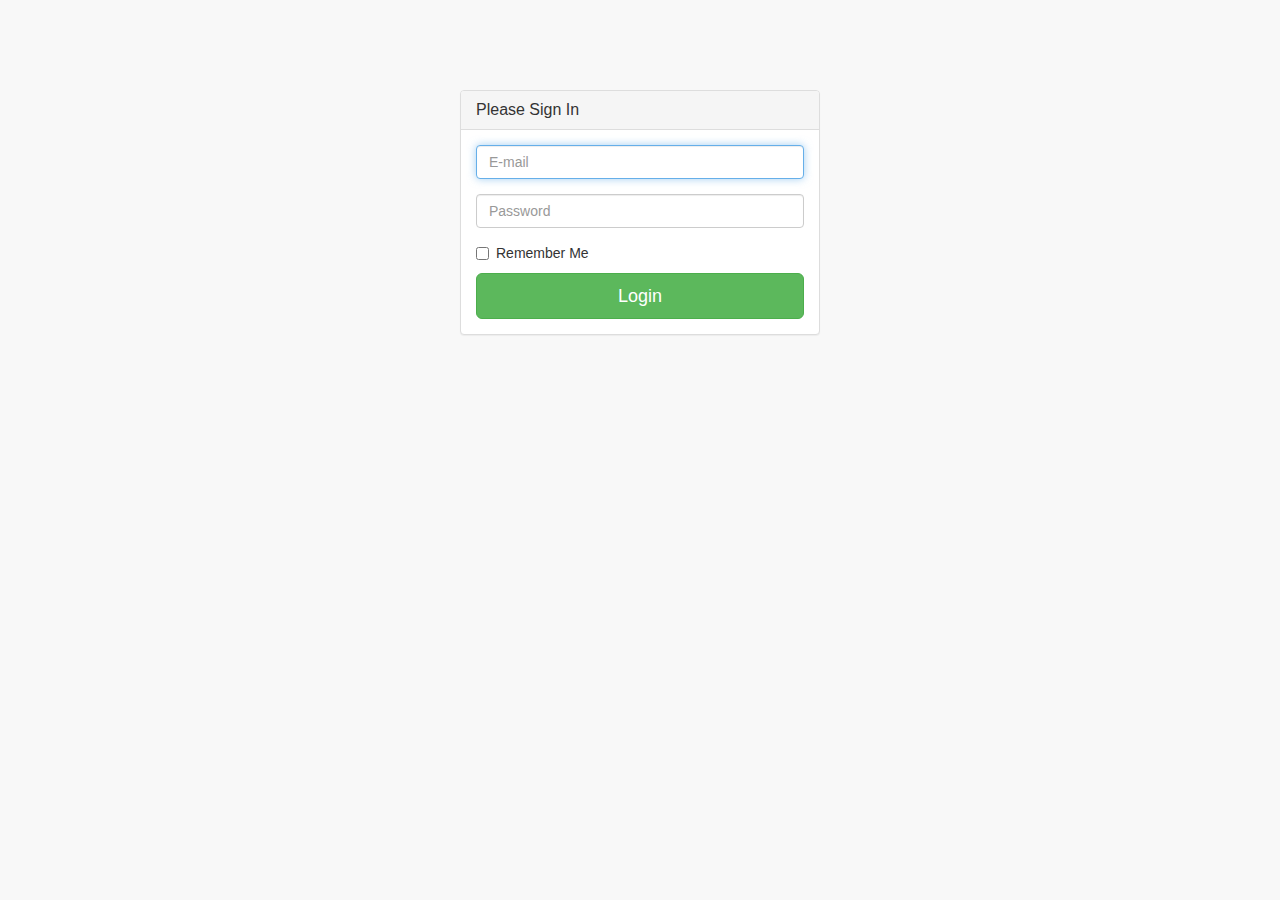
<file: admin/pages/login.html>
<!DOCTYPE html>
<html lang="en">

<head>

    <meta charset="utf-8">
    <meta http-equiv="X-UA-Compatible" content="IE=edge">
    <meta name="viewport" content="width=device-width, initial-scale=1">
    <meta name="description" content="">
    <meta name="author" content="">

    <title>SB Admin 2 - Bootstrap Admin Theme</title>

    <!-- Bootstrap Core CSS -->
    <link href="../vendor/bootstrap/css/bootstrap.min.css" rel="stylesheet">

    <!-- MetisMenu CSS -->
    <link href="../vendor/metisMenu/metisMenu.min.css" rel="stylesheet">

    <!-- Custom CSS -->
    <link href="../dist/css/sb-admin-2.css" rel="stylesheet">

    <!-- Custom Fonts -->
    <link href="../vendor/font-awesome/css/font-awesome.min.css" rel="stylesheet" type="text/css">

    <!-- HTML5 Shim and Respond.js IE8 support of HTML5 elements and media queries -->
    <!-- WARNING: Respond.js doesn't work if you view the page via file:// -->
    <!--[if lt IE 9]>
        <script src="https://oss.maxcdn.com/libs/html5shiv/3.7.0/html5shiv.js"></script>
        <script src="https://oss.maxcdn.com/libs/respond.js/1.4.2/respond.min.js"></script>
    <![endif]-->

</head>

<body>

    <div class="container">
        <div class="row">
            <div class="col-md-4 col-md-offset-4">
                <div class="login-panel panel panel-default">
                    <div class="panel-heading">
                        <h3 class="panel-title">Please Sign In</h3>
                    </div>
                    <div class="panel-body">
                        <form role="form">
                            <fieldset>
                                <div class="form-group">
                                    <input class="form-control" placeholder="E-mail" name="email" type="email" autofocus>
                                </div>
                                <div class="form-group">
                                    <input class="form-control" placeholder="Password" name="password" type="password" value="">
                                </div>
                                <div class="checkbox">
                                    <label>
                                        <input name="remember" type="checkbox" value="Remember Me">Remember Me
                                    </label>
                                </div>
                                <!-- Change this to a button or input when using this as a form -->
                                <a href="index.html" class="btn btn-lg btn-success btn-block">Login</a>
                            </fieldset>
                        </form>
                    </div>
                </div>
            </div>
        </div>
    </div>

    <!-- jQuery -->
    <script src="../vendor/jquery/jquery.min.js"></script>

    <!-- Bootstrap Core JavaScript -->
    <script src="../vendor/bootstrap/js/bootstrap.min.js"></script>

    <!-- Metis Menu Plugin JavaScript -->
    <script src="../vendor/metisMenu/metisMenu.min.js"></script>

    <!-- Custom Theme JavaScript -->
    <script src="../dist/js/sb-admin-2.js"></script>

</body>

</html>
</file>
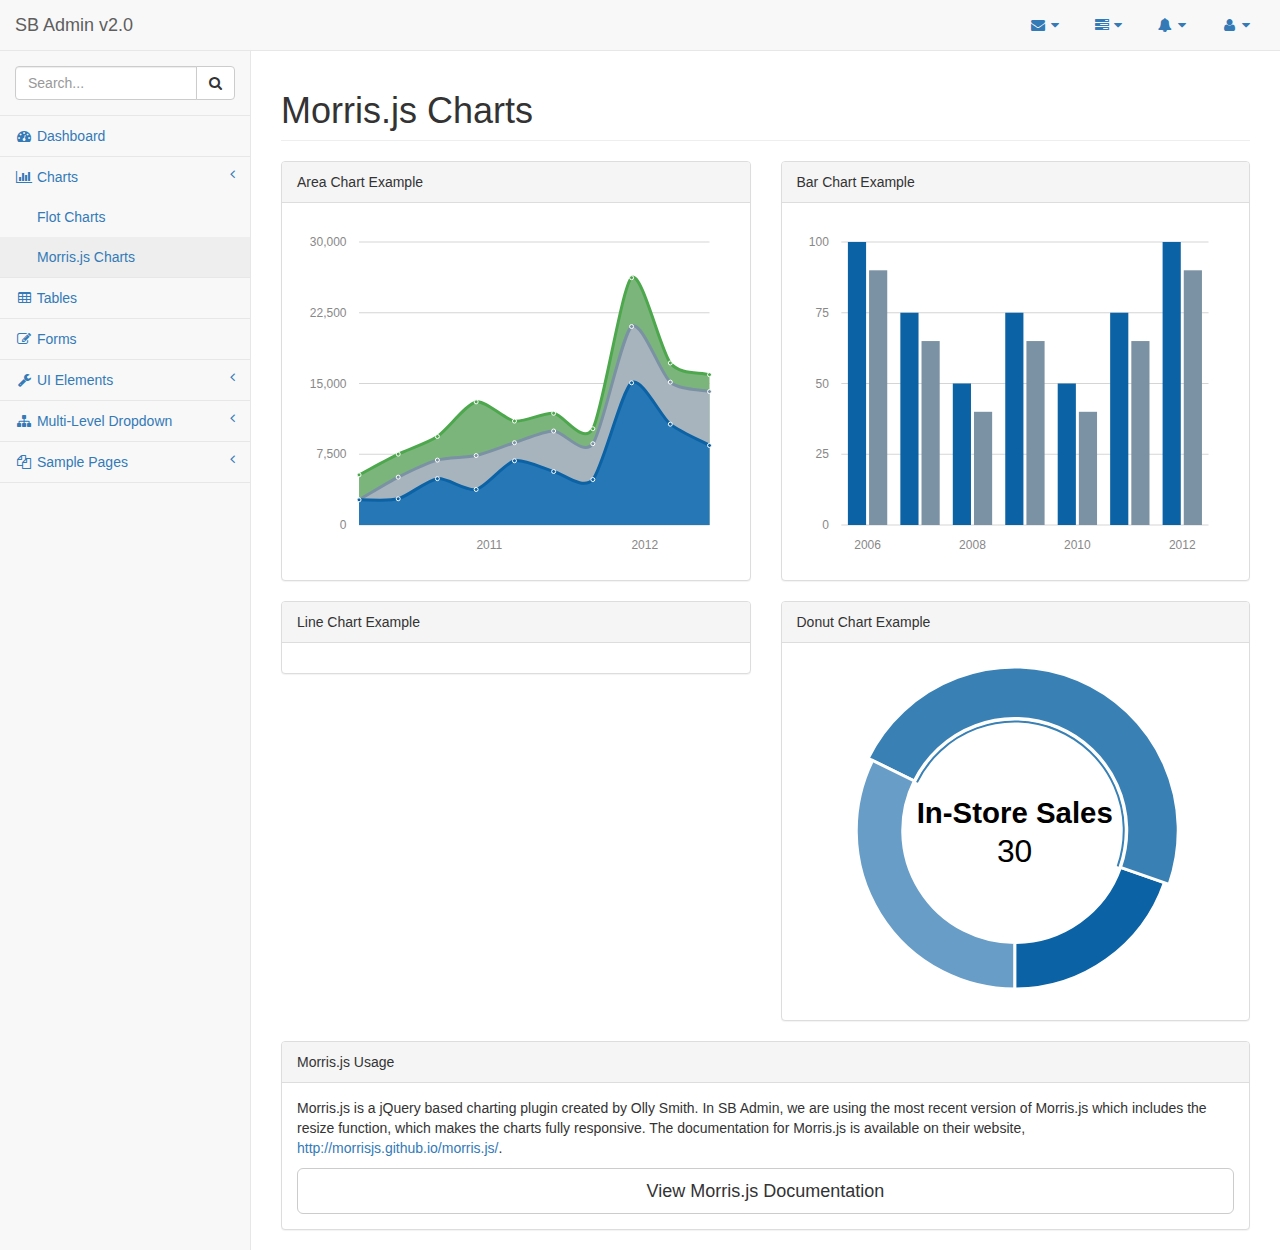
<file: admin/pages/morris.html>
<!DOCTYPE html>
<html lang="en">

<head>

    <meta charset="utf-8">
    <meta http-equiv="X-UA-Compatible" content="IE=edge">
    <meta name="viewport" content="width=device-width, initial-scale=1">
    <meta name="description" content="">
    <meta name="author" content="">

    <title>SB Admin 2 - Bootstrap Admin Theme</title>

    <!-- Bootstrap Core CSS -->
    <link href="../vendor/bootstrap/css/bootstrap.min.css" rel="stylesheet">

    <!-- MetisMenu CSS -->
    <link href="../vendor/metisMenu/metisMenu.min.css" rel="stylesheet">

    <!-- Custom CSS -->
    <link href="../dist/css/sb-admin-2.css" rel="stylesheet">

    <!-- Morris Charts CSS -->
    <link href="../vendor/morrisjs/morris.css" rel="stylesheet">

    <!-- Custom Fonts -->
    <link href="../vendor/font-awesome/css/font-awesome.min.css" rel="stylesheet" type="text/css">

    <!-- HTML5 Shim and Respond.js IE8 support of HTML5 elements and media queries -->
    <!-- WARNING: Respond.js doesn't work if you view the page via file:// -->
    <!--[if lt IE 9]>
        <script src="https://oss.maxcdn.com/libs/html5shiv/3.7.0/html5shiv.js"></script>
        <script src="https://oss.maxcdn.com/libs/respond.js/1.4.2/respond.min.js"></script>
    <![endif]-->

</head>

<body>

    <div id="wrapper">

        <!-- Navigation -->
        <nav class="navbar navbar-default navbar-static-top" role="navigation" style="margin-bottom: 0">
            <div class="navbar-header">
                <button type="button" class="navbar-toggle" data-toggle="collapse" data-target=".navbar-collapse">
                    <span class="sr-only">Toggle navigation</span>
                    <span class="icon-bar"></span>
                    <span class="icon-bar"></span>
                    <span class="icon-bar"></span>
                </button>
                <a class="navbar-brand" href="index.html">SB Admin v2.0</a>
            </div>
            <!-- /.navbar-header -->

            <ul class="nav navbar-top-links navbar-right">
                <li class="dropdown">
                    <a class="dropdown-toggle" data-toggle="dropdown" href="#">
                        <i class="fa fa-envelope fa-fw"></i> <i class="fa fa-caret-down"></i>
                    </a>
                    <ul class="dropdown-menu dropdown-messages">
                        <li>
                            <a href="#">
                                <div>
                                    <strong>John Smith</strong>
                                    <span class="pull-right text-muted">
                                        <em>Yesterday</em>
                                    </span>
                                </div>
                                <div>Lorem ipsum dolor sit amet, consectetur adipiscing elit. Pellentesque eleifend...</div>
                            </a>
                        </li>
                        <li class="divider"></li>
                        <li>
                            <a href="#">
                                <div>
                                    <strong>John Smith</strong>
                                    <span class="pull-right text-muted">
                                        <em>Yesterday</em>
                                    </span>
                                </div>
                                <div>Lorem ipsum dolor sit amet, consectetur adipiscing elit. Pellentesque eleifend...</div>
                            </a>
                        </li>
                        <li class="divider"></li>
                        <li>
                            <a href="#">
                                <div>
                                    <strong>John Smith</strong>
                                    <span class="pull-right text-muted">
                                        <em>Yesterday</em>
                                    </span>
                                </div>
                                <div>Lorem ipsum dolor sit amet, consectetur adipiscing elit. Pellentesque eleifend...</div>
                            </a>
                        </li>
                        <li class="divider"></li>
                        <li>
                            <a class="text-center" href="#">
                                <strong>Read All Messages</strong>
                                <i class="fa fa-angle-right"></i>
                            </a>
                        </li>
                    </ul>
                    <!-- /.dropdown-messages -->
                </li>
                <!-- /.dropdown -->
                <li class="dropdown">
                    <a class="dropdown-toggle" data-toggle="dropdown" href="#">
                        <i class="fa fa-tasks fa-fw"></i> <i class="fa fa-caret-down"></i>
                    </a>
                    <ul class="dropdown-menu dropdown-tasks">
                        <li>
                            <a href="#">
                                <div>
                                    <p>
                                        <strong>Task 1</strong>
                                        <span class="pull-right text-muted">40% Complete</span>
                                    </p>
                                    <div class="progress progress-striped active">
                                        <div class="progress-bar progress-bar-success" role="progressbar" aria-valuenow="40" aria-valuemin="0" aria-valuemax="100" style="width: 40%">
                                            <span class="sr-only">40% Complete (success)</span>
                                        </div>
                                    </div>
                                </div>
                            </a>
                        </li>
                        <li class="divider"></li>
                        <li>
                            <a href="#">
                                <div>
                                    <p>
                                        <strong>Task 2</strong>
                                        <span class="pull-right text-muted">20% Complete</span>
                                    </p>
                                    <div class="progress progress-striped active">
                                        <div class="progress-bar progress-bar-info" role="progressbar" aria-valuenow="20" aria-valuemin="0" aria-valuemax="100" style="width: 20%">
                                            <span class="sr-only">20% Complete</span>
                                        </div>
                                    </div>
                                </div>
                            </a>
                        </li>
                        <li class="divider"></li>
                        <li>
                            <a href="#">
                                <div>
                                    <p>
                                        <strong>Task 3</strong>
                                        <span class="pull-right text-muted">60% Complete</span>
                                    </p>
                                    <div class="progress progress-striped active">
                                        <div class="progress-bar progress-bar-warning" role="progressbar" aria-valuenow="60" aria-valuemin="0" aria-valuemax="100" style="width: 60%">
                                            <span class="sr-only">60% Complete (warning)</span>
                                        </div>
                                    </div>
                                </div>
                            </a>
                        </li>
                        <li class="divider"></li>
                        <li>
                            <a href="#">
                                <div>
                                    <p>
                                        <strong>Task 4</strong>
                                        <span class="pull-right text-muted">80% Complete</span>
                                    </p>
                                    <div class="progress progress-striped active">
                                        <div class="progress-bar progress-bar-danger" role="progressbar" aria-valuenow="80" aria-valuemin="0" aria-valuemax="100" style="width: 80%">
                                            <span class="sr-only">80% Complete (danger)</span>
                                        </div>
                                    </div>
                                </div>
                            </a>
                        </li>
                        <li class="divider"></li>
                        <li>
                            <a class="text-center" href="#">
                                <strong>See All Tasks</strong>
                                <i class="fa fa-angle-right"></i>
                            </a>
                        </li>
                    </ul>
                    <!-- /.dropdown-tasks -->
                </li>
                <!-- /.dropdown -->
                <li class="dropdown">
                    <a class="dropdown-toggle" data-toggle="dropdown" href="#">
                        <i class="fa fa-bell fa-fw"></i> <i class="fa fa-caret-down"></i>
                    </a>
                    <ul class="dropdown-menu dropdown-alerts">
                        <li>
                            <a href="#">
                                <div>
                                    <i class="fa fa-comment fa-fw"></i> New Comment
                                    <span class="pull-right text-muted small">4 minutes ago</span>
                                </div>
                            </a>
                        </li>
                        <li class="divider"></li>
                        <li>
                            <a href="#">
                                <div>
                                    <i class="fa fa-twitter fa-fw"></i> 3 New Followers
                                    <span class="pull-right text-muted small">12 minutes ago</span>
                                </div>
                            </a>
                        </li>
                        <li class="divider"></li>
                        <li>
                            <a href="#">
                                <div>
                                    <i class="fa fa-envelope fa-fw"></i> Message Sent
                                    <span class="pull-right text-muted small">4 minutes ago</span>
                                </div>
                            </a>
                        </li>
                        <li class="divider"></li>
                        <li>
                            <a href="#">
                                <div>
                                    <i class="fa fa-tasks fa-fw"></i> New Task
                                    <span class="pull-right text-muted small">4 minutes ago</span>
                                </div>
                            </a>
                        </li>
                        <li class="divider"></li>
                        <li>
                            <a href="#">
                                <div>
                                    <i class="fa fa-upload fa-fw"></i> Server Rebooted
                                    <span class="pull-right text-muted small">4 minutes ago</span>
                                </div>
                            </a>
                        </li>
                        <li class="divider"></li>
                        <li>
                            <a class="text-center" href="#">
                                <strong>See All Alerts</strong>
                                <i class="fa fa-angle-right"></i>
                            </a>
                        </li>
                    </ul>
                    <!-- /.dropdown-alerts -->
                </li>
                <!-- /.dropdown -->
                <li class="dropdown">
                    <a class="dropdown-toggle" data-toggle="dropdown" href="#">
                        <i class="fa fa-user fa-fw"></i> <i class="fa fa-caret-down"></i>
                    </a>
                    <ul class="dropdown-menu dropdown-user">
                        <li><a href="#"><i class="fa fa-user fa-fw"></i> User Profile</a>
                        </li>
                        <li><a href="#"><i class="fa fa-gear fa-fw"></i> Settings</a>
                        </li>
                        <li class="divider"></li>
                        <li><a href="login.html"><i class="fa fa-sign-out fa-fw"></i> Logout</a>
                        </li>
                    </ul>
                    <!-- /.dropdown-user -->
                </li>
                <!-- /.dropdown -->
            </ul>
            <!-- /.navbar-top-links -->

            <div class="navbar-default sidebar" role="navigation">
                <div class="sidebar-nav navbar-collapse">
                    <ul class="nav" id="side-menu">
                        <li class="sidebar-search">
                            <div class="input-group custom-search-form">
                                <input type="text" class="form-control" placeholder="Search...">
                                <span class="input-group-btn">
                                <button class="btn btn-default" type="button">
                                    <i class="fa fa-search"></i>
                                </button>
                            </span>
                            </div>
                            <!-- /input-group -->
                        </li>
                        <li>
                            <a href="index.html"><i class="fa fa-dashboard fa-fw"></i> Dashboard</a>
                        </li>
                        <li>
                            <a href="#"><i class="fa fa-bar-chart-o fa-fw"></i> Charts<span class="fa arrow"></span></a>
                            <ul class="nav nav-second-level">
                                <li>
                                    <a href="flot.html">Flot Charts</a>
                                </li>
                                <li>
                                    <a href="morris.html">Morris.js Charts</a>
                                </li>
                            </ul>
                            <!-- /.nav-second-level -->
                        </li>
                        <li>
                            <a href="tables.html"><i class="fa fa-table fa-fw"></i> Tables</a>
                        </li>
                        <li>
                            <a href="forms.html"><i class="fa fa-edit fa-fw"></i> Forms</a>
                        </li>
                        <li>
                            <a href="#"><i class="fa fa-wrench fa-fw"></i> UI Elements<span class="fa arrow"></span></a>
                            <ul class="nav nav-second-level">
                                <li>
                                    <a href="panels-wells.html">Panels and Wells</a>
                                </li>
                                <li>
                                    <a href="buttons.html">Buttons</a>
                                </li>
                                <li>
                                    <a href="notifications.html">Notifications</a>
                                </li>
                                <li>
                                    <a href="typography.html">Typography</a>
                                </li>
                                <li>
                                    <a href="icons.html"> Icons</a>
                                </li>
                                <li>
                                    <a href="grid.html">Grid</a>
                                </li>
                            </ul>
                            <!-- /.nav-second-level -->
                        </li>
                        <li>
                            <a href="#"><i class="fa fa-sitemap fa-fw"></i> Multi-Level Dropdown<span class="fa arrow"></span></a>
                            <ul class="nav nav-second-level">
                                <li>
                                    <a href="#">Second Level Item</a>
                                </li>
                                <li>
                                    <a href="#">Second Level Item</a>
                                </li>
                                <li>
                                    <a href="#">Third Level <span class="fa arrow"></span></a>
                                    <ul class="nav nav-third-level">
                                        <li>
                                            <a href="#">Third Level Item</a>
                                        </li>
                                        <li>
                                            <a href="#">Third Level Item</a>
                                        </li>
                                        <li>
                                            <a href="#">Third Level Item</a>
                                        </li>
                                        <li>
                                            <a href="#">Third Level Item</a>
                                        </li>
                                    </ul>
                                    <!-- /.nav-third-level -->
                                </li>
                            </ul>
                            <!-- /.nav-second-level -->
                        </li>
                        <li>
                            <a href="#"><i class="fa fa-files-o fa-fw"></i> Sample Pages<span class="fa arrow"></span></a>
                            <ul class="nav nav-second-level">
                                <li>
                                    <a href="blank.html">Blank Page</a>
                                </li>
                                <li>
                                    <a href="login.html">Login Page</a>
                                </li>
                            </ul>
                            <!-- /.nav-second-level -->
                        </li>
                    </ul>
                </div>
                <!-- /.sidebar-collapse -->
            </div>
            <!-- /.navbar-static-side -->
        </nav>

        <div id="page-wrapper">
            <div class="row">
                <div class="col-lg-12">
                    <h1 class="page-header">Morris.js Charts</h1>
                </div>
                <!-- /.col-lg-12 -->
            </div>
            <!-- /.row -->
            <div class="row">
                <div class="col-lg-6">
                    <div class="panel panel-default">
                        <div class="panel-heading">
                            Area Chart Example
                        </div>
                        <!-- /.panel-heading -->
                        <div class="panel-body">
                            <div id="morris-area-chart"></div>
                        </div>
                        <!-- /.panel-body -->
                    </div>
                    <!-- /.panel -->
                </div>
                <!-- /.col-lg-6 -->
                <div class="col-lg-6">
                    <div class="panel panel-default">
                        <div class="panel-heading">
                            Bar Chart Example
                        </div>
                        <!-- /.panel-heading -->
                        <div class="panel-body">
                            <div id="morris-bar-chart"></div>
                        </div>
                        <!-- /.panel-body -->
                    </div>
                    <!-- /.panel -->
                </div>
                <!-- /.col-lg-6 -->
                <div class="col-lg-6">
                    <div class="panel panel-default">
                        <div class="panel-heading">
                            Line Chart Example
                        </div>
                        <!-- /.panel-heading -->
                        <div class="panel-body">
                            <div id="morris-line-chart"></div>
                        </div>
                        <!-- /.panel-body -->
                    </div>
                    <!-- /.panel -->
                </div>
                <!-- /.col-lg-6 -->
                <div class="col-lg-6">
                    <div class="panel panel-default">
                        <div class="panel-heading">
                            Donut Chart Example
                        </div>
                        <!-- /.panel-heading -->
                        <div class="panel-body">
                            <div id="morris-donut-chart"></div>
                        </div>
                        <!-- /.panel-body -->
                    </div>
                    <!-- /.panel -->
                </div>
                <!-- /.col-lg-6 -->
                <div class="col-lg-12">
                    <div class="panel panel-default">
                        <div class="panel-heading">
                            Morris.js Usage
                        </div>
                        <!-- /.panel-heading -->
                        <div class="panel-body">
                            <p>Morris.js is a jQuery based charting plugin created by Olly Smith. In SB Admin, we are using the most recent version of Morris.js which includes the resize function, which makes the charts fully responsive. The documentation for Morris.js is available on their website, <a target="_blank" href="http://morrisjs.github.io/morris.js/">http://morrisjs.github.io/morris.js/</a>.</p>
                            <a target="_blank" class="btn btn-default btn-lg btn-block" href="http://morrisjs.github.io/morris.js/">View Morris.js Documentation</a>
                        </div>
                        <!-- /.panel-body -->
                    </div>
                    <!-- /.panel -->
                </div>
                <!-- /.col-lg-6 -->
            </div>
            <!-- /.row -->
        </div>
        <!-- /#page-wrapper -->

    </div>
    <!-- /#wrapper -->

    <!-- jQuery -->
    <script src="../vendor/jquery/jquery.min.js"></script>

    <!-- Bootstrap Core JavaScript -->
    <script src="../vendor/bootstrap/js/bootstrap.min.js"></script>

    <!-- Metis Menu Plugin JavaScript -->
    <script src="../vendor/metisMenu/metisMenu.min.js"></script>

    <!-- Morris Charts JavaScript -->
    <script src="../vendor/raphael/raphael.min.js"></script>
    <script src="../vendor/morrisjs/morris.min.js"></script>
    <script src="../data/morris-data.js"></script>

    <!-- Custom Theme JavaScript -->
    <script src="../dist/js/sb-admin-2.js"></script>

</body>

</html>
</file>
<file: admin/vendor/morrisjs/morris.css>
.morris-hover{position:absolute;z-index:1000}.morris-hover.morris-default-style{border-radius:10px;padding:6px;color:#666;background:rgba(255,255,255,0.8);border:solid 2px rgba(230,230,230,0.8);font-family:sans-serif;font-size:12px;text-align:center}.morris-hover.morris-default-style .morris-hover-row-label{font-weight:bold;margin:0.25em 0}
.morris-hover.morris-default-style .morris-hover-point{white-space:nowrap;margin:0.1em 0}
</file>
<file: admin/vendor/metisMenu/metisMenu.min.css>
/*
 * metismenu - v1.1.3
 * Easy menu jQuery plugin for Twitter Bootstrap 3
 * https://github.com/onokumus/metisMenu
 *
 * Made by Osman Nuri Okumus
 * Under MIT License
 */

.arrow{float:right;line-height:1.42857}.glyphicon.arrow:before{content:"\e079"}.active>a>.glyphicon.arrow:before{content:"\e114"}.fa.arrow:before{content:"\f104"}.active>a>.fa.arrow:before{content:"\f107"}.plus-times{float:right}.fa.plus-times:before{content:"\f067"}.active>a>.fa.plus-times{filter:progid:DXImageTransform.Microsoft.BasicImage(rotation=1);-webkit-transform:rotate(45deg);-moz-transform:rotate(45deg);-ms-transform:rotate(45deg);-o-transform:rotate(45deg);transform:rotate(45deg)}.plus-minus{float:right}.fa.plus-minus:before{content:"\f067"}.active>a>.fa.plus-minus:before{content:"\f068"}
</file>
<file: admin/dist/css/sb-admin-2.css>
/*!
 * Start Bootstrap - SB Admin 2 v3.3.7+1 (http://startbootstrap.com/template-overviews/sb-admin-2)
 * Copyright 2013-2016 Start Bootstrap
 * Licensed under MIT (https://github.com/BlackrockDigital/startbootstrap/blob/gh-pages/LICENSE)
 */
body {
  background-color: #f8f8f8;
}
#wrapper {
  width: 100%;
}
#page-wrapper {
  padding: 0 15px;
  min-height: 568px;
  background-color: white;
}
@media (min-width: 768px) {
  #page-wrapper {
    position: inherit;
    margin: 0 0 0 250px;
    padding: 0 30px;
    border-left: 1px solid #e7e7e7;
  }
}
.navbar-top-links {
  margin-right: 0;
}
.navbar-top-links li {
  display: inline-block;
}
.navbar-top-links li:last-child {
  margin-right: 15px;
}
.navbar-top-links li a {
  padding: 15px;
  min-height: 50px;
}
.navbar-top-links .dropdown-menu li {
  display: block;
}
.navbar-top-links .dropdown-menu li:last-child {
  margin-right: 0;
}
.navbar-top-links .dropdown-menu li a {
  padding: 3px 20px;
  min-height: 0;
}
.navbar-top-links .dropdown-menu li a div {
  white-space: normal;
}
.navbar-top-links .dropdown-messages,
.navbar-top-links .dropdown-tasks,
.navbar-top-links .dropdown-alerts {
  width: 310px;
  min-width: 0;
}
.navbar-top-links .dropdown-messages {
  margin-left: 5px;
}
.navbar-top-links .dropdown-tasks {
  margin-left: -59px;
}
.navbar-top-links .dropdown-alerts {
  margin-left: -123px;
}
.navbar-top-links .dropdown-user {
  right: 0;
  left: auto;
}
.sidebar .sidebar-nav.navbar-collapse {
  padding-left: 0;
  padding-right: 0;
}
.sidebar .sidebar-search {
  padding: 15px;
}
.sidebar ul li {
  border-bottom: 1px solid #e7e7e7;
}
.sidebar ul li a.active {
  background-color: #eeeeee;
}
.sidebar .arrow {
  float: right;
}
.sidebar .fa.arrow:before {
  content: "\f104";
}
.sidebar .active > a > .fa.arrow:before {
  content: "\f107";
}
.sidebar .nav-second-level li,
.sidebar .nav-third-level li {
  border-bottom: none !important;
}
.sidebar .nav-second-level li a {
  padding-left: 37px;
}
.sidebar .nav-third-level li a {
  padding-left: 52px;
}
@media (min-width: 768px) {
  .sidebar {
    z-index: 1;
    position: absolute;
    width: 250px;
    margin-top: 51px;
  }
  .navbar-top-links .dropdown-messages,
  .navbar-top-links .dropdown-tasks,
  .navbar-top-links .dropdown-alerts {
    margin-left: auto;
  }
}
.btn-outline {
  color: inherit;
  background-color: transparent;
  transition: all .5s;
}
.btn-primary.btn-outline {
  color: #428bca;
}
.btn-success.btn-outline {
  color: #5cb85c;
}
.btn-info.btn-outline {
  color: #5bc0de;
}
.btn-warning.btn-outline {
  color: #f0ad4e;
}
.btn-danger.btn-outline {
  color: #d9534f;
}
.btn-primary.btn-outline:hover,
.btn-success.btn-outline:hover,
.btn-info.btn-outline:hover,
.btn-warning.btn-outline:hover,
.btn-danger.btn-outline:hover {
  color: white;
}
.chat {
  margin: 0;
  padding: 0;
  list-style: none;
}
.chat li {
  margin-bottom: 10px;
  padding-bottom: 5px;
  border-bottom: 1px dotted #999999;
}
.chat li.left .chat-body {
  margin-left: 60px;
}
.chat li.right .chat-body {
  margin-right: 60px;
}
.chat li .chat-body p {
  margin: 0;
}
.panel .slidedown .glyphicon,
.chat .glyphicon {
  margin-right: 5px;
}
.chat-panel .panel-body {
  height: 350px;
  overflow-y: scroll;
}
.login-panel {
  margin-top: 25%;
}
.flot-chart {
  display: block;
  height: 400px;
}
.flot-chart-content {
  width: 100%;
  height: 100%;
}
table.dataTable thead .sorting,
table.dataTable thead .sorting_asc,
table.dataTable thead .sorting_desc,
table.dataTable thead .sorting_asc_disabled,
table.dataTable thead .sorting_desc_disabled {
  background: transparent;
}
table.dataTable thead .sorting_asc:after {
  content: "\f0de";
  float: right;
  font-family: fontawesome;
}
table.dataTable thead .sorting_desc:after {
  content: "\f0dd";
  float: right;
  font-family: fontawesome;
}
table.dataTable thead .sorting:after {
  content: "\f0dc";
  float: right;
  font-family: fontawesome;
  color: rgba(50, 50, 50, 0.5);
}
.btn-circle {
  width: 30px;
  height: 30px;
  padding: 6px 0;
  border-radius: 15px;
  text-align: center;
  font-size: 12px;
  line-height: 1.428571429;
}
.btn-circle.btn-lg {
  width: 50px;
  height: 50px;
  padding: 10px 16px;
  border-radius: 25px;
  font-size: 18px;
  line-height: 1.33;
}
.btn-circle.btn-xl {
  width: 70px;
  height: 70px;
  padding: 10px 16px;
  border-radius: 35px;
  font-size: 24px;
  line-height: 1.33;
}
.show-grid [class^="col-"] {
  padding-top: 10px;
  padding-bottom: 10px;
  border: 1px solid #ddd;
  background-color: #eee !important;
}
.show-grid {
  margin: 15px 0;
}
.huge {
  font-size: 40px;
}
.panel-green {
  border-color: #5cb85c;
}
.panel-green > .panel-heading {
  border-color: #5cb85c;
  color: white;
  background-color: #5cb85c;
}
.panel-green > a {
  color: #5cb85c;
}
.panel-green > a:hover {
  color: #3d8b3d;
}
.panel-red {
  border-color: #d9534f;
}
.panel-red > .panel-heading {
  border-color: #d9534f;
  color: white;
  background-color: #d9534f;
}
.panel-red > a {
  color: #d9534f;
}
.panel-red > a:hover {
  color: #b52b27;
}
.panel-yellow {
  border-color: #f0ad4e;
}
.panel-yellow > .panel-heading {
  border-color: #f0ad4e;
  color: white;
  background-color: #f0ad4e;
}
.panel-yellow > a {
  color: #f0ad4e;
}
.panel-yellow > a:hover {
  color: #df8a13;
}
.timeline {
  position: relative;
  padding: 20px 0 20px;
  list-style: none;
}
.timeline:before {
  content: " ";
  position: absolute;
  top: 0;
  bottom: 0;
  left: 50%;
  width: 3px;
  margin-left: -1.5px;
  background-color: #eeeeee;
}
.timeline > li {
  position: relative;
  margin-bottom: 20px;
}
.timeline > li:before,
.timeline > li:after {
  content: " ";
  display: table;
}
.timeline > li:after {
  clear: both;
}
.timeline > li:before,
.timeline > li:after {
  content: " ";
  display: table;
}
.timeline > li:after {
  clear: both;
}
.timeline > li > .timeline-panel {
  float: left;
  position: relative;
  width: 46%;
  padding: 20px;
  border: 1px solid #d4d4d4;
  border-radius: 2px;
  -webkit-box-shadow: 0 1px 6px rgba(0, 0, 0, 0.175);
  box-shadow: 0 1px 6px rgba(0, 0, 0, 0.175);
}
.timeline > li > .timeline-panel:before {
  content: " ";
  display: inline-block;
  position: absolute;
  top: 26px;
  right: -15px;
  border-top: 15px solid transparent;
  border-right: 0 solid #ccc;
  border-bottom: 15px solid transparent;
  border-left: 15px solid #ccc;
}
.timeline > li > .timeline-panel:after {
  content: " ";
  display: inline-block;
  position: absolute;
  top: 27px;
  right: -14px;
  border-top: 14px solid transparent;
  border-right: 0 solid #fff;
  border-bottom: 14px solid transparent;
  border-left: 14px solid #fff;
}
.timeline > li > .timeline-badge {
  z-index: 100;
  position: absolute;
  top: 16px;
  left: 50%;
  width: 50px;
  height: 50px;
  margin-left: -25px;
  border-radius: 50% 50% 50% 50%;
  text-align: center;
  font-size: 1.4em;
  line-height: 50px;
  color: #fff;
  background-color: #999999;
}
.timeline > li.timeline-inverted > .timeline-panel {
  float: right;
}
.timeline > li.timeline-inverted > .timeline-panel:before {
  right: auto;
  left: -15px;
  border-right-width: 15px;
  border-left-width: 0;
}
.timeline > li.timeline-inverted > .timeline-panel:after {
  right: auto;
  left: -14px;
  border-right-width: 14px;
  border-left-width: 0;
}
.timeline-badge.primary {
  background-color: #2e6da4 !important;
}
.timeline-badge.success {
  background-color: #3f903f !important;
}
.timeline-badge.warning {
  background-color: #f0ad4e !important;
}
.timeline-badge.danger {
  background-color: #d9534f !important;
}
.timeline-badge.info {
  background-color: #5bc0de !important;
}
.timeline-title {
  margin-top: 0;
  color: inherit;
}
.timeline-body > p,
.timeline-body > ul {
  margin-bottom: 0;
}
.timeline-body > p + p {
  margin-top: 5px;
}
@media (max-width: 767px) {
  ul.timeline:before {
    left: 40px;
  }
  ul.timeline > li > .timeline-panel {
    width: calc(10%);
    width: -moz-calc(10%);
    width: -webkit-calc(10%);
  }
  ul.timeline > li > .timeline-badge {
    top: 16px;
    left: 15px;
    margin-left: 0;
  }
  ul.timeline > li > .timeline-panel {
    float: right;
  }
  ul.timeline > li > .timeline-panel:before {
    right: auto;
    left: -15px;
    border-right-width: 15px;
    border-left-width: 0;
  }
  ul.timeline > li > .timeline-panel:after {
    right: auto;
    left: -14px;
    border-right-width: 14px;
    border-left-width: 0;
  }
}
</file>
